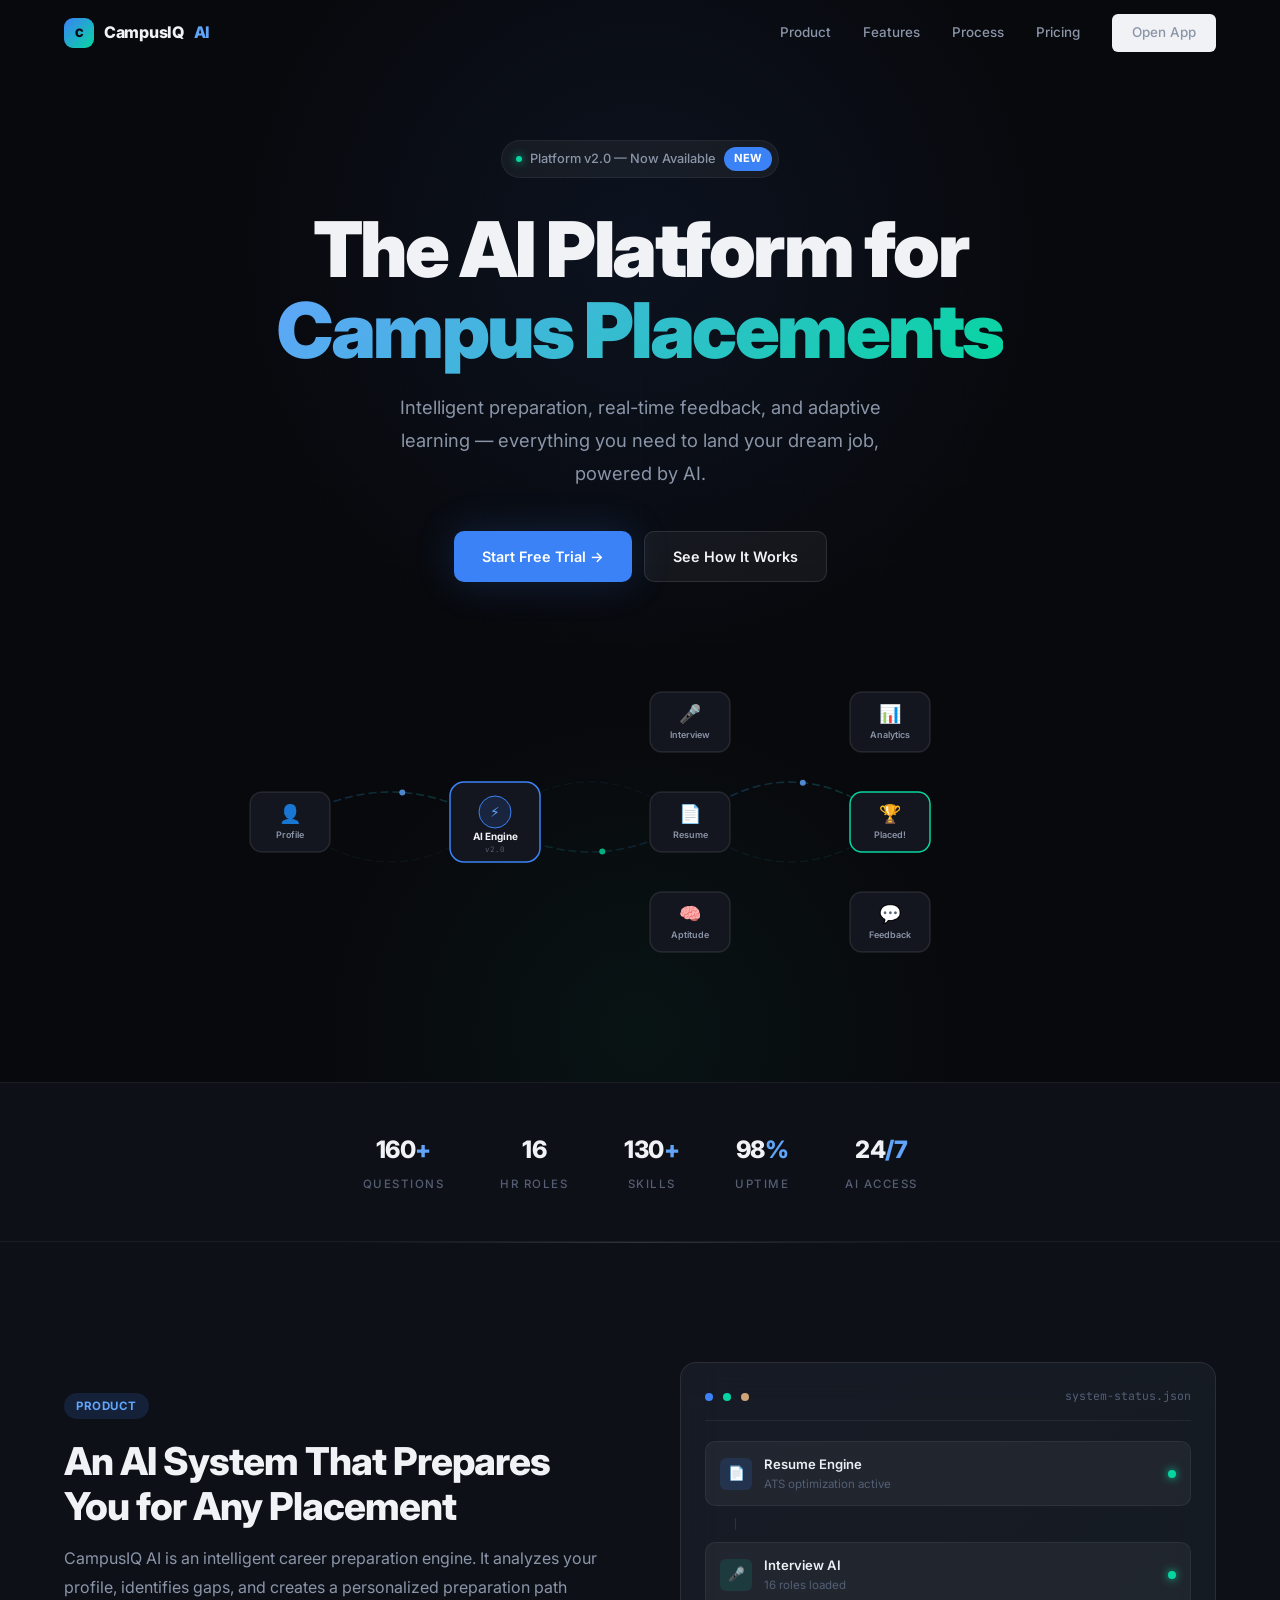
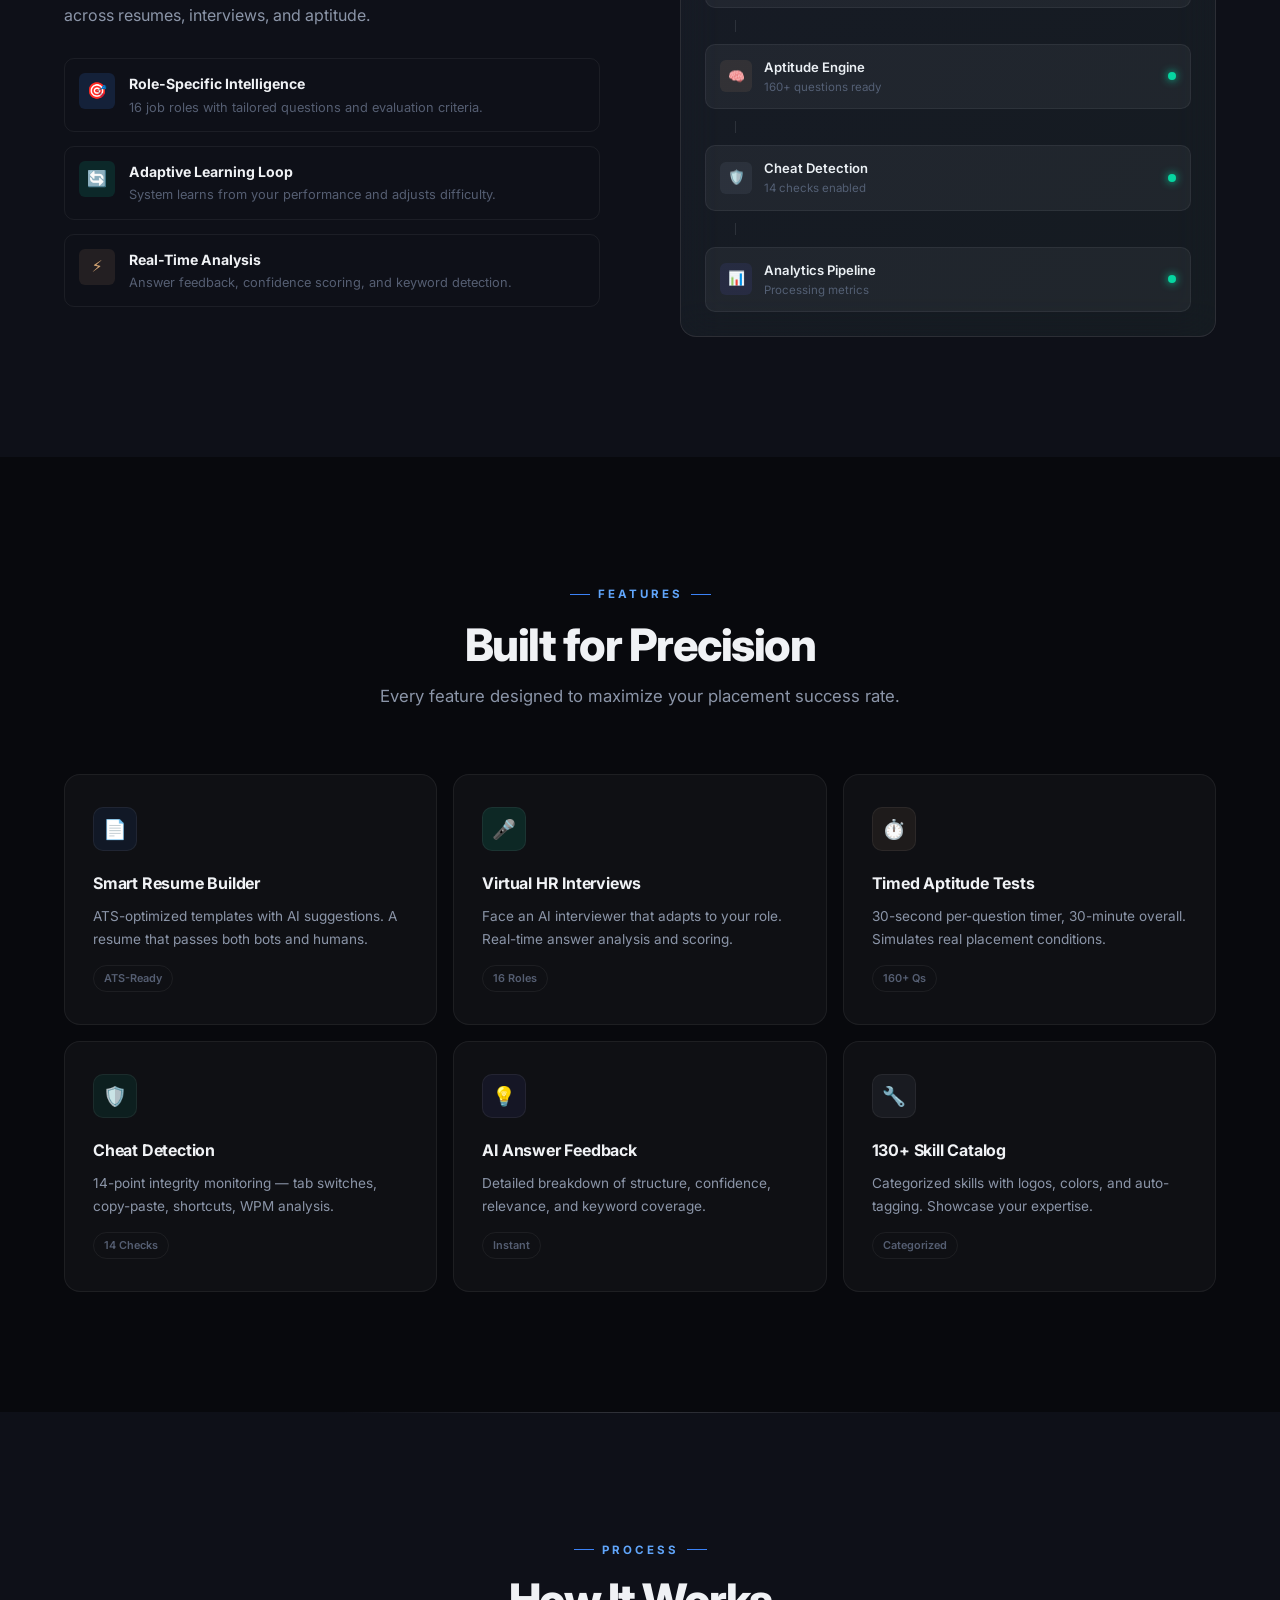
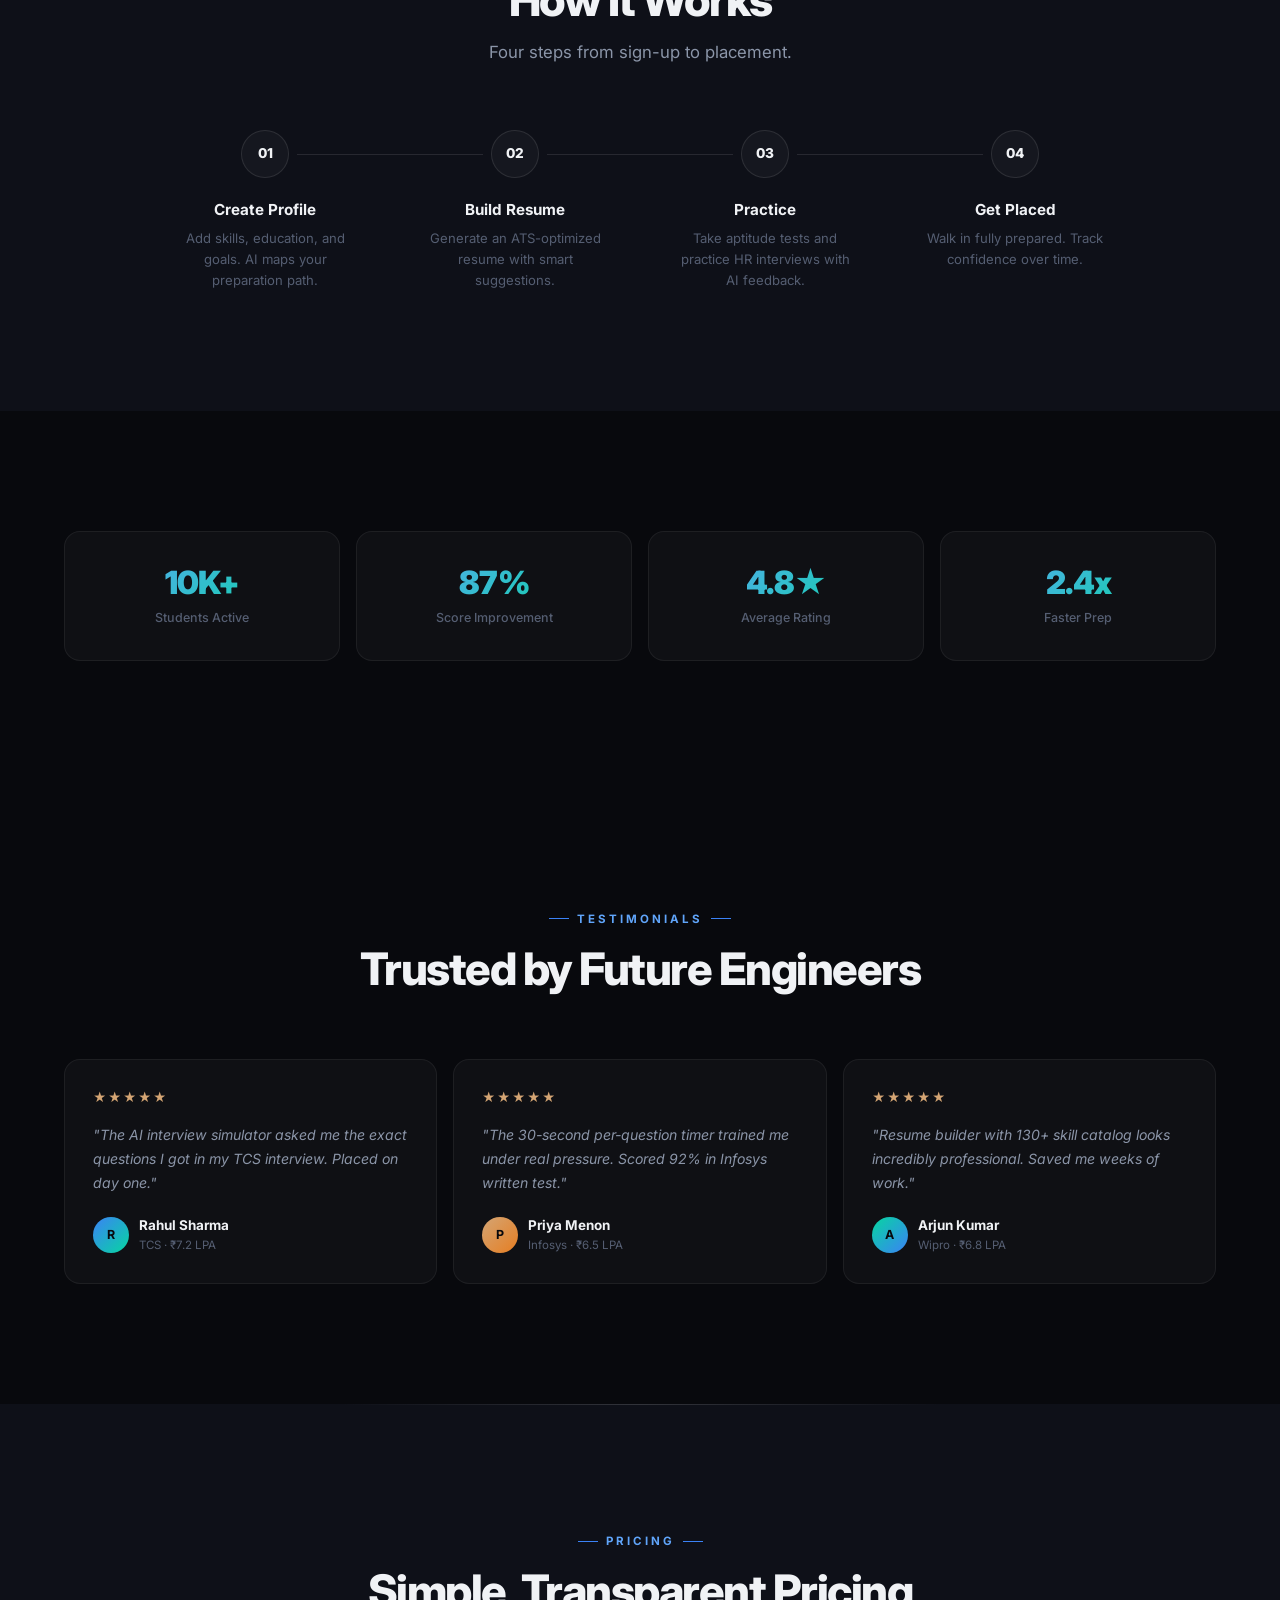
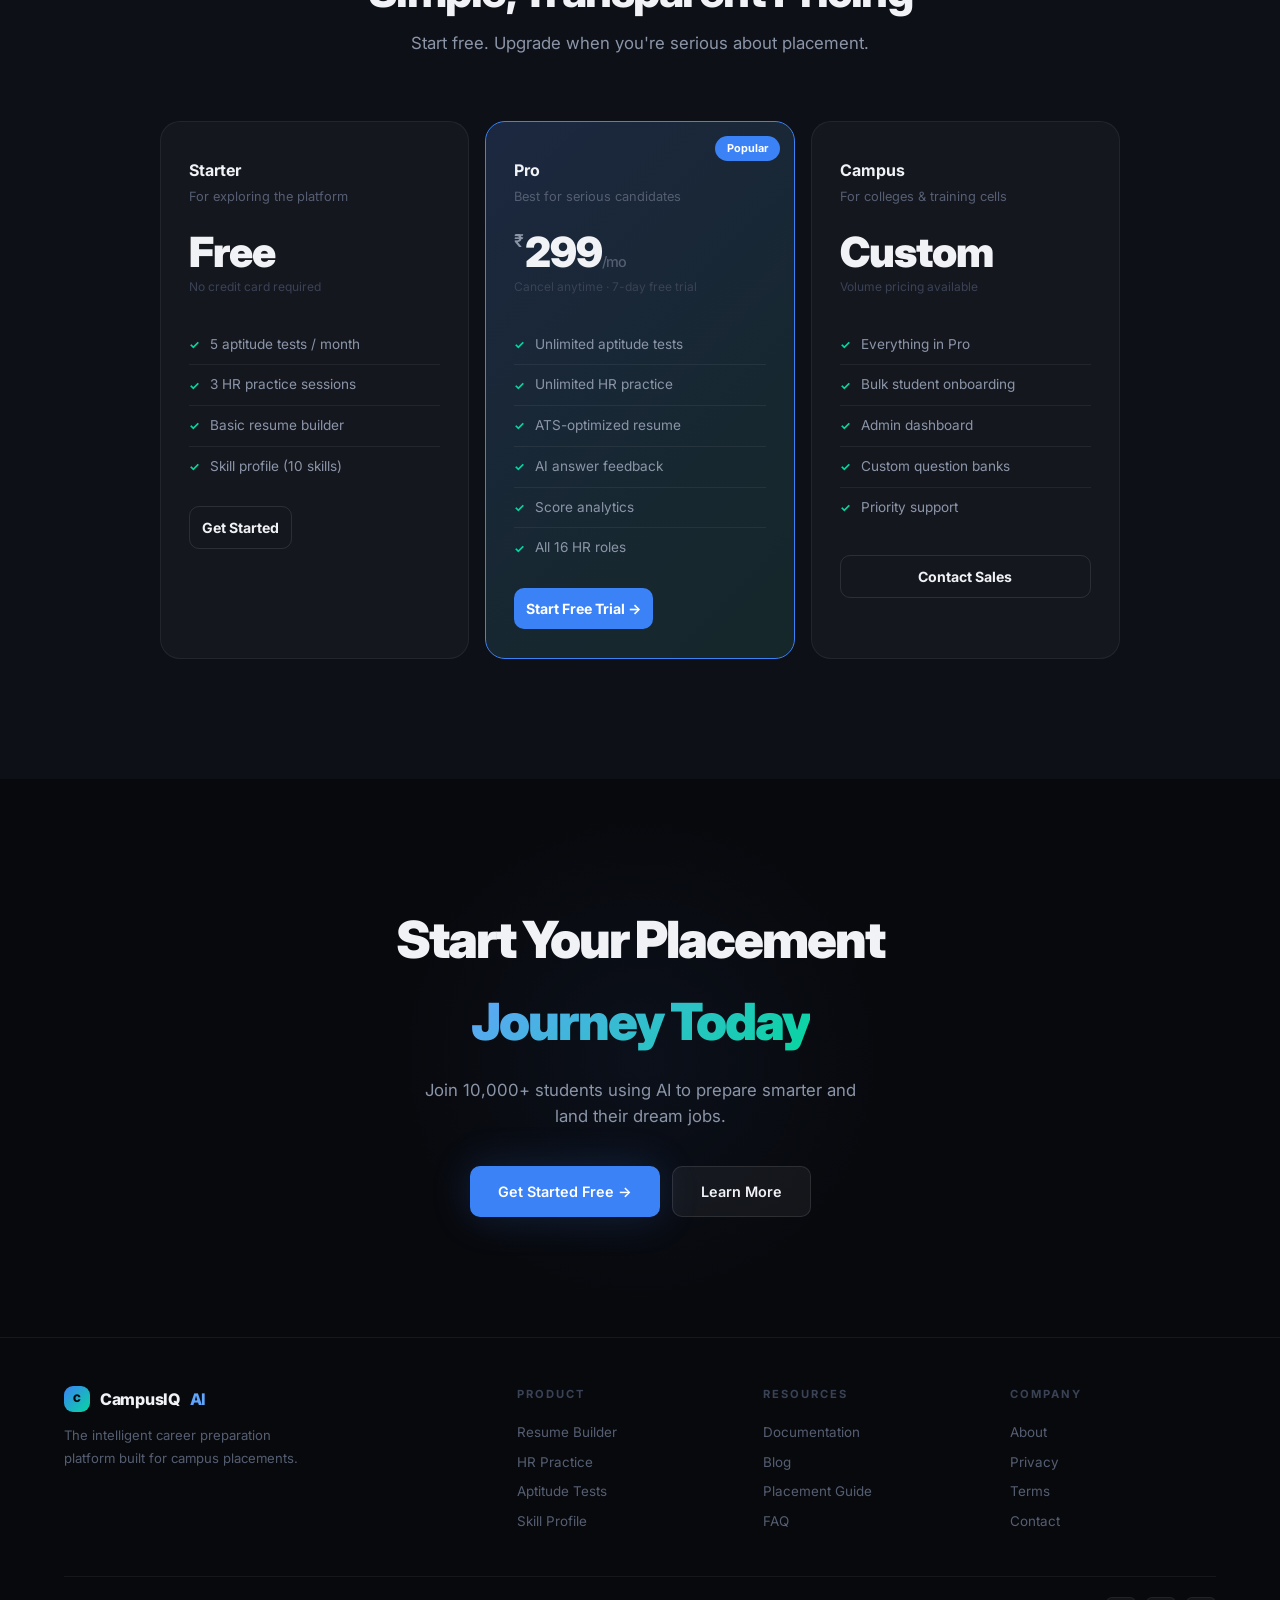
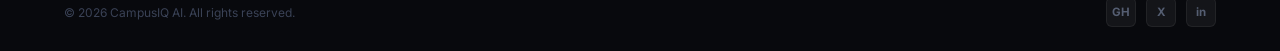
<file: frontend/index.html>
<!DOCTYPE html>
<html lang="en">
<head>
<meta charset="UTF-8"/>
<meta name="viewport" content="width=device-width,initial-scale=1"/>
<meta name="description" content="CampusIQ AI - Intelligent Campus Placement Platform"/>
<title>CampusIQ AI — Intelligent Placement Platform</title>
<link href="https://fonts.googleapis.com/css2?family=Inter:wght@300;400;500;600;700;800;900&family=JetBrains+Mono:wght@400;500;600&display=swap" rel="stylesheet"/>
<style>
:root{
--bg:#08090d;--bg2:#0e1018;--bg3:#13151f;
--surface:rgba(255,255,255,.03);--surface2:rgba(255,255,255,.05);--surface3:rgba(255,255,255,.08);
--border:rgba(255,255,255,.06);--border2:rgba(255,255,255,.1);--border3:rgba(255,255,255,.15);
--text:#f0f2f5;--text2:#8b95a8;--text3:#555e72;--text4:#3a4256;
--accent:#3b82f6;--accent2:#60a5fa;--accent-glow:rgba(59,130,246,.15);--accent-glow2:rgba(59,130,246,.08);
--cyan:#06d6a0;--cyan-glow:rgba(6,214,160,.12);
--gold:#d4a574;--gold2:#c49a6c;
--red:#ef4444;--green:#22c55e;
--indigo:#818cf8;
--silver:#94a3b8;
--font:'Inter',system-ui,sans-serif;--mono:'JetBrains Mono',monospace;
--radius:16px;--radius-sm:10px;--radius-xs:6px;
}
*{margin:0;padding:0;box-sizing:border-box}
html{scroll-behavior:smooth;-webkit-font-smoothing:antialiased}
body{font-family:var(--font);background:var(--bg);color:var(--text);line-height:1.6;overflow-x:hidden}
a{text-decoration:none;color:inherit}
.container{max-width:1200px;margin:0 auto;padding:0 24px}

.nav{position:fixed;top:0;left:0;right:0;z-index:100;padding:14px 0;transition:all .4s}
.nav::before{content:'';position:inset:0;backdrop-filter:blur(24px);-webkit-backdrop-filter:blur(24px);background:rgba(8,9,13,.6);border-bottom:1px solid var(--border);opacity:0;transition:opacity .4s}
.nav.solid::before{opacity:1}
.nav .container{position:relative;z-index:1;display:flex;align-items:center;justify-content:space-between}
.nav-logo{display:flex;align-items:center;gap:10px;font-weight:800;font-size:1rem;letter-spacing:-.3px}
.nav-logo .logo-mark{width:30px;height:30px;border-radius:9px;background:linear-gradient(135deg,var(--accent),var(--cyan));display:flex;align-items:center;justify-content:center;font-size:.72rem;font-weight:900;color:var(--bg)}
.nav-menu{display:flex;gap:32px;align-items:center}
.nav-menu a{font-size:.84rem;font-weight:500;color:var(--text2);transition:color .2s}
.nav-menu a:hover{color:var(--text)}
.nav-cta{padding:8px 20px;border-radius:var(--radius-xs);background:var(--text);color:var(--bg);font-size:.82rem;font-weight:600;border:none;cursor:pointer;transition:all .2s;text-decoration:none;display:inline-block}
.nav-cta:hover{opacity:.85;transform:translateY(-1px)}
.nav-ham{display:none;background:none;border:none;color:var(--text);font-size:1.3rem;cursor:pointer}

.hero{min-height:100vh;display:flex;flex-direction:column;align-items:center;justify-content:center;text-align:center;position:relative;padding:140px 24px 80px;overflow:hidden}
.hero::before{content:'';position:absolute;top:-200px;left:50%;transform:translateX(-50%);width:900px;height:900px;border-radius:50%;background:radial-gradient(circle,rgba(59,130,246,.08),transparent 65%);pointer-events:none}
.hero::after{content:'';position:absolute;bottom:-300px;left:50%;transform:translateX(-50%);width:700px;height:700px;border-radius:50%;background:radial-gradient(circle,rgba(6,214,160,.05),transparent 65%);pointer-events:none}
.hero-grid-bg{position:absolute;inset:0;background-image:linear-gradient(rgba(255,255,255,.02) 1px,transparent 1px),linear-gradient(90deg,rgba(255,255,255,.02) 1px,transparent 1px);background-size:80px 80px;opacity:.5;mask-image:radial-gradient(ellipse 60% 50% at 50% 40%,black,transparent);pointer-events:none}
.hero-content{position:relative;z-index:2}
.hero-pill{display:inline-flex;align-items:center;gap:8px;padding:6px 6px 6px 14px;border-radius:100px;background:var(--surface2);border:1px solid var(--border);font-size:.8rem;color:var(--text2);margin-bottom:32px;font-weight:500}
.hero-pill .pill-dot{width:6px;height:6px;border-radius:50%;background:var(--cyan);box-shadow:0 0 8px var(--cyan)}
.hero-pill .pill-badge{padding:3px 10px;border-radius:100px;background:var(--accent);color:#fff;font-size:.7rem;font-weight:700}
.hero h1{font-size:clamp(2.6rem,6vw,4.8rem);font-weight:900;line-height:1.05;letter-spacing:-2.5px;margin-bottom:20px;max-width:800px}
.hero h1 .line-glow{background:linear-gradient(135deg,var(--accent2),var(--cyan));-webkit-background-clip:text;-webkit-text-fill-color:transparent;background-clip:text}
.hero .hero-desc{font-size:clamp(1rem,1.6vw,1.15rem);color:var(--text2);max-width:540px;margin:0 auto 40px;line-height:1.8;font-weight:400}
.hero-actions{display:flex;gap:12px;justify-content:center;flex-wrap:wrap}
.btn{padding:13px 28px;border-radius:var(--radius-sm);font-size:.9rem;font-weight:600;border:none;cursor:pointer;transition:all .25s;display:inline-flex;align-items:center;gap:8px;font-family:var(--font);text-decoration:none}
.btn-primary{background:var(--accent);color:#fff;box-shadow:0 0 40px rgba(59,130,246,.2)}
.btn-primary:hover{box-shadow:0 0 60px rgba(59,130,246,.35);transform:translateY(-2px)}
.btn-ghost{background:var(--surface2);color:var(--text);border:1px solid var(--border2)}
.btn-ghost:hover{border-color:var(--accent);background:var(--accent-glow2);transform:translateY(-2px)}

.hero-flow{position:relative;z-index:2;margin-top:60px;width:100%;max-width:900px;height:360px}
.hero-flow svg{width:100%;height:100%}

.banner{padding:48px 0;border-top:1px solid var(--border);border-bottom:1px solid var(--border);background:var(--bg2)}
.banner .container{display:flex;align-items:center;justify-content:center;gap:56px;flex-wrap:wrap}
.banner-item{display:flex;flex-direction:column;align-items:center;gap:6px}
.banner-item .b-val{font-size:1.5rem;font-weight:800;letter-spacing:-.5px}
.banner-item .b-val .glow{color:var(--accent2)}
.banner-item .b-lbl{font-size:.72rem;color:var(--text3);font-weight:500;text-transform:uppercase;letter-spacing:1.5px}

.sec{padding:120px 0}
.sec-head{text-align:center;margin-bottom:64px}
.sec-label{display:inline-flex;align-items:center;gap:8px;font-size:.72rem;font-weight:700;color:var(--accent2);text-transform:uppercase;letter-spacing:3px;margin-bottom:16px}
.sec-label::before,.sec-label::after{content:'';width:20px;height:1px;background:var(--accent)}
.sec-title{font-size:clamp(2rem,4vw,2.8rem);font-weight:800;letter-spacing:-1.5px;line-height:1.15}
.sec-sub{color:var(--text2);font-size:1.05rem;margin-top:12px;max-width:520px;margin-left:auto;margin-right:auto}

.showcase{background:var(--bg2);position:relative}
.showcase::before{content:'';position:absolute;top:0;left:50%;transform:translateX(-50%);width:600px;height:1px;background:linear-gradient(90deg,transparent,var(--border3),transparent)}
.showcase-grid{display:grid;grid-template-columns:1fr 1fr;gap:80px;align-items:center}
.showcase-text .showcase-tag{display:inline-block;padding:4px 12px;border-radius:100px;background:var(--accent-glow);color:var(--accent2);font-size:.72rem;font-weight:700;margin-bottom:20px;letter-spacing:.5px}
.showcase-text h2{font-size:clamp(1.8rem,3.5vw,2.4rem);font-weight:800;letter-spacing:-1px;line-height:1.15;margin-bottom:16px}
.showcase-text>p{color:var(--text2);line-height:1.8;font-size:1rem;margin-bottom:28px}
.ss-features{display:flex;flex-direction:column;gap:14px}
.ss-feat{display:flex;gap:14px;padding:14px;border-radius:var(--radius-sm);border:1px solid var(--border);transition:all .3s}
.ss-feat:hover{border-color:var(--accent);background:var(--accent-glow2)}
.ss-feat-icon{width:36px;height:36px;border-radius:var(--radius-xs);display:flex;align-items:center;justify-content:center;font-size:1rem;flex-shrink:0}
.ss-feat h4{font-size:.88rem;font-weight:700;margin-bottom:2px}
.ss-feat p{font-size:.8rem;color:var(--text3);margin:0;line-height:1.5}
.showcase-visual{position:relative}
.ss-node-card{background:var(--surface);border:1px solid var(--border2);border-radius:var(--radius);padding:24px;backdrop-filter:blur(20px);position:relative;overflow:hidden}
.ss-node-card::before{content:'';position:absolute;inset:0;background:linear-gradient(135deg,rgba(59,130,246,.03),rgba(6,214,160,.02));pointer-events:none}
.ss-node-header{display:flex;align-items:center;gap:10px;margin-bottom:20px;padding-bottom:14px;border-bottom:1px solid var(--border)}
.ss-node-dot{width:8px;height:8px;border-radius:50%}
.ss-node-title{font-size:.72rem;color:var(--text3);font-family:var(--mono);margin-left:auto}
.ss-nodes{display:flex;flex-direction:column;gap:12px}
.ss-node{display:flex;align-items:center;gap:12px;padding:12px 14px;background:var(--surface2);border:1px solid var(--border);border-radius:var(--radius-sm);transition:all .3s}
.ss-node:hover{border-color:var(--accent);transform:translateX(4px)}
.ss-node .n-icon{width:32px;height:32px;border-radius:var(--radius-xs);display:flex;align-items:center;justify-content:center;font-size:.85rem;flex-shrink:0}
.ss-node .n-info{flex:1}
.ss-node .n-name{font-size:.82rem;font-weight:600}
.ss-node .n-desc{font-size:.72rem;color:var(--text3)}
.ss-node .n-status{width:8px;height:8px;border-radius:50%;background:var(--cyan);box-shadow:0 0 8px var(--cyan)}
.ss-connector{width:1px;height:12px;background:var(--border2);margin-left:30px}

.features{position:relative}
.features-grid{display:grid;grid-template-columns:repeat(3,1fr);gap:16px}
.feat{background:var(--surface);border:1px solid var(--border);border-radius:var(--radius);padding:32px 28px;transition:all .35s;position:relative;overflow:hidden}
.feat::before{content:'';position:absolute;top:0;left:0;right:0;height:1px;background:linear-gradient(90deg,transparent,var(--accent),transparent);opacity:0;transition:opacity .35s}
.feat:hover::before{opacity:1}
.feat:hover{border-color:var(--border2);transform:translateY(-4px);box-shadow:0 20px 50px rgba(0,0,0,.4)}
.feat-icon{width:44px;height:44px;border-radius:var(--radius-sm);display:flex;align-items:center;justify-content:center;font-size:1.2rem;margin-bottom:20px;border:1px solid var(--border)}
.feat h3{font-size:1rem;font-weight:700;margin-bottom:8px;letter-spacing:-.2px}
.feat p{font-size:.85rem;color:var(--text2);line-height:1.7}
.feat-tag{display:inline-block;margin-top:14px;padding:4px 10px;border-radius:100px;font-size:.68rem;font-weight:600;border:1px solid var(--border);color:var(--text3)}

.how{background:var(--bg2);position:relative}
.how::before{content:'';position:absolute;top:0;left:50%;transform:translateX(-50%);width:600px;height:1px;background:linear-gradient(90deg,transparent,var(--border3),transparent)}
.how-flow{display:flex;align-items:flex-start;gap:0;max-width:1000px;margin:0 auto;position:relative}
.how-step{flex:1;text-align:center;padding:0 20px;position:relative}
.how-step-num{width:48px;height:48px;border-radius:50%;display:flex;align-items:center;justify-content:center;font-size:.85rem;font-weight:800;margin:0 auto 20px;background:var(--surface);border:1.5px solid var(--border2);position:relative;z-index:2;transition:all .3s}
.how-step:hover .how-step-num{border-color:var(--accent);box-shadow:0 0 24px var(--accent-glow)}
.how-step h3{font-size:.95rem;font-weight:700;margin-bottom:6px}
.how-step p{font-size:.82rem;color:var(--text3);line-height:1.6;max-width:180px;margin:0 auto}
.how-line{position:absolute;top:24px;left:calc(50% + 32px);right:calc(-50% + 32px);height:1px;background:var(--border2);z-index:1}
.how-step:last-child .how-line{display:none}

.metrics .container{display:grid;grid-template-columns:repeat(4,1fr);gap:16px}
.metric{padding:32px 20px;background:var(--surface);border:1px solid var(--border);border-radius:var(--radius);text-align:center;transition:all .3s}
.metric:hover{border-color:var(--accent);transform:translateY(-3px);box-shadow:0 12px 40px rgba(0,0,0,.3)}
.metric .m-val{font-size:2rem;font-weight:900;letter-spacing:-1px;background:linear-gradient(135deg,var(--accent2),var(--cyan));-webkit-background-clip:text;-webkit-text-fill-color:transparent;background-clip:text;line-height:1.2}
.metric .m-lbl{font-size:.78rem;color:var(--text3);margin-top:6px;font-weight:500}

.testi-grid{display:grid;grid-template-columns:repeat(3,1fr);gap:16px}
.testi{background:var(--surface);border:1px solid var(--border);border-radius:var(--radius);padding:28px;transition:all .3s;position:relative}
.testi:hover{border-color:var(--border2);transform:translateY(-3px)}
.testi-stars{color:var(--gold);font-size:.8rem;margin-bottom:14px;letter-spacing:2px}
.testi p{font-size:.88rem;color:var(--text2);line-height:1.7;margin-bottom:20px;font-style:italic}
.testi-author{display:flex;align-items:center;gap:10px}
.testi-av{width:36px;height:36px;border-radius:50%;display:flex;align-items:center;justify-content:center;font-weight:700;font-size:.78rem;color:var(--bg);flex-shrink:0}
.testi-name{font-weight:700;font-size:.84rem}
.testi-role{font-size:.72rem;color:var(--text3)}

.pricing{background:var(--bg2);position:relative}
.pricing::before{content:'';position:absolute;top:0;left:50%;transform:translateX(-50%);width:600px;height:1px;background:linear-gradient(90deg,transparent,var(--border3),transparent)}
.pricing-grid{display:grid;grid-template-columns:repeat(3,1fr);gap:16px;max-width:960px;margin:0 auto}
.p-card{background:var(--surface);border:1px solid var(--border);border-radius:20px;padding:36px 28px;transition:all .35s;position:relative;overflow:hidden}
.p-card.featured{border-color:var(--accent);transform:scale(1.02)}
.p-card.featured::after{content:'';position:absolute;inset:-1px;border-radius:20px;background:linear-gradient(135deg,rgba(59,130,246,.15),rgba(6,214,160,.08));z-index:-1}
.p-card:hover{transform:translateY(-4px);box-shadow:0 20px 60px rgba(0,0,0,.4)}
.p-card.featured:hover{transform:scale(1.02) translateY(-4px)}
.p-card .p-badge{position:absolute;top:14px;right:14px;padding:4px 12px;border-radius:100px;background:var(--accent);color:#fff;font-size:.68rem;font-weight:700}
.p-name{font-size:1rem;font-weight:700;margin-bottom:4px}
.p-desc{font-size:.8rem;color:var(--text3);margin-bottom:24px}
.p-val{font-size:2.6rem;font-weight:900;letter-spacing:-1px;margin-bottom:4px;line-height:1}
.p-val .currency{font-size:1.1rem;font-weight:600;color:var(--text2);vertical-align:top;margin-right:2px}
.p-period{font-size:.75rem;color:var(--text4);margin-bottom:28px}
.p-list{list-style:none;margin-bottom:28px}
.p-list li{padding:9px 0;font-size:.85rem;color:var(--text2);display:flex;align-items:center;gap:10px;border-bottom:1px solid var(--border)}
.p-list li:last-child{border-bottom:none}
.p-list .ic{color:var(--cyan);font-size:.75rem;font-weight:700}
.p-btn{width:100%;padding:12px;border-radius:var(--radius-sm);font-size:.88rem;font-weight:700;cursor:pointer;transition:all .2s;border:none;font-family:var(--font)}
.p-btn-fill{background:var(--accent);color:#fff}
.p-btn-fill:hover{box-shadow:0 0 40px rgba(59,130,246,.3);transform:translateY(-1px)}
.p-btn-ghost{background:transparent;color:var(--text);border:1.5px solid var(--border2)}
.p-btn-ghost:hover{border-color:var(--accent);background:var(--accent-glow2)}

.final-cta{position:relative;overflow:hidden;text-align:center}
.final-cta::before{content:'';position:absolute;top:50%;left:50%;transform:translate(-50%,-50%);width:500px;height:500px;border-radius:50%;background:radial-gradient(circle,rgba(59,130,246,.06),transparent 70%);pointer-events:none}
.final-cta h2{font-size:clamp(2rem,5vw,3.2rem);font-weight:900;letter-spacing:-2px;margin-bottom:14px}
.final-cta h2 .glow{background:linear-gradient(135deg,var(--accent2),var(--cyan));-webkit-background-clip:text;-webkit-text-fill-color:transparent;background-clip:text}
.final-cta p{color:var(--text2);font-size:1.05rem;max-width:460px;margin:0 auto 36px}

footer{border-top:1px solid var(--border);background:var(--bg);padding:48px 0 24px}
.footer-top{display:grid;grid-template-columns:2fr 1fr 1fr 1fr;gap:40px;margin-bottom:40px}
.footer-brand p{color:var(--text3);font-size:.82rem;line-height:1.7;margin-top:12px;max-width:260px}
.footer-col h5{font-size:.7rem;font-weight:700;color:var(--text4);text-transform:uppercase;letter-spacing:2px;margin-bottom:14px}
.footer-col a{display:block;font-size:.84rem;color:var(--text3);padding:4px 0;transition:color .2s}
.footer-col a:hover{color:var(--accent2)}
.footer-bot{border-top:1px solid var(--border);padding-top:20px;display:flex;justify-content:space-between;align-items:center}
.footer-bot p{font-size:.75rem;color:var(--text4)}
.footer-social{display:flex;gap:10px}
.footer-social a{width:30px;height:30px;border-radius:var(--radius-xs);background:var(--surface2);border:1px solid var(--border);display:flex;align-items:center;justify-content:center;font-size:.72rem;color:var(--text3);transition:all .2s;font-weight:700}
.footer-social a:hover{border-color:var(--accent);color:var(--accent2);background:var(--accent-glow2)}

.rv{opacity:0;transform:translateY(32px);transition:all .6s cubic-bezier(.16,1,.3,1)}
.rv.vis{opacity:1;transform:translateY(0)}
.rv-d1{transition-delay:.08s}.rv-d2{transition-delay:.16s}.rv-d3{transition-delay:.24s}.rv-d4{transition-delay:.32s}

@keyframes flowPulse{0%{stroke-dashoffset:200}100%{stroke-dashoffset:0}}
.flow-line{stroke-dasharray:8 4;animation:flowPulse 8s linear infinite}
.flow-node{transition:transform .3s}
.flow-node:hover{transform:scale(1.06)}

@media(max-width:1024px){.showcase-grid{grid-template-columns:1fr;gap:48px}.features-grid{grid-template-columns:repeat(2,1fr)}.pricing-grid{grid-template-columns:1fr;max-width:380px}.footer-top{grid-template-columns:1fr 1fr}}
@media(max-width:768px){.nav-menu{display:none}.nav-ham{display:block}.hero h1{letter-spacing:-1.5px}.hero-flow{height:240px;margin-top:40px}.features-grid,.testi-grid{grid-template-columns:1fr}.metrics .container{grid-template-columns:repeat(2,1fr)}.how-flow{flex-direction:column;gap:24px}.how-line{display:none}.how-step{text-align:left;display:flex;gap:16px;align-items:flex-start}.how-step-num{margin:0;flex-shrink:0}.footer-top{grid-template-columns:1fr}.footer-bot{flex-direction:column;gap:14px;text-align:center}.banner .container{gap:28px}}
</style>
</head>
<body>

<nav class="nav" id="nav">
  <div class="container">
    <a class="nav-logo" href="#"><div class="logo-mark">C</div>CampusIQ <span style="color:var(--accent2)">AI</span></a>
    <div class="nav-menu">
      <a href="#product">Product</a>
      <a href="#features">Features</a>
      <a href="#how">Process</a>
      <a href="#pricing">Pricing</a>
      <a class="nav-cta" href="dashboard.html">Open App</a>
    </div>
    <button class="nav-ham" onclick="this.previousElementSibling.style.display=this.previousElementSibling.style.display==='flex'?'none':'flex'">☰</button>
  </div>
</nav>

<section class="hero">
  <div class="hero-grid-bg"></div>
  <div class="hero-content">
    <div class="hero-pill"><span class="pill-dot"></span>Platform v2.0 — Now Available<span class="pill-badge">NEW</span></div>
    <h1>The AI Platform for<br><span class="line-glow">Campus Placements</span></h1>
    <p class="hero-desc">Intelligent preparation, real-time feedback, and adaptive learning — everything you need to land your dream job, powered by AI.</p>
    <div class="hero-actions">
      <a class="btn btn-primary" href="dashboard.html">Start Free Trial →</a>
      <a class="btn btn-ghost" href="#product">See How It Works</a>
    </div>
  </div>
  <div class="hero-flow">
    <svg viewBox="0 0 900 360" fill="none">
      <defs><linearGradient id="g1" x1="0%" y1="0%" x2="100%" y2="0%"><stop offset="0%" stop-color="var(--accent)" stop-opacity=".6"/><stop offset="100%" stop-color="var(--cyan)" stop-opacity=".6"/></linearGradient><linearGradient id="g2" x1="0%" y1="0%" x2="100%" y2="0%"><stop offset="0%" stop-color="var(--cyan)" stop-opacity=".4"/><stop offset="100%" stop-color="var(--accent)" stop-opacity=".4"/></linearGradient></defs>
      <path d="M100 180 Q200 120 300 180" stroke="url(#g1)" stroke-width="1.5" fill="none" opacity=".4" class="flow-line"/>
      <path d="M300 180 Q400 240 500 180" stroke="url(#g2)" stroke-width="1.5" fill="none" opacity=".4" class="flow-line"/>
      <path d="M500 180 Q600 100 700 180" stroke="url(#g1)" stroke-width="1.5" fill="none" opacity=".4" class="flow-line"/>
      <path d="M300 180 Q400 100 500 180" stroke="url(#g2)" stroke-width="1" fill="none" opacity=".2" class="flow-line"/>
      <path d="M100 180 Q200 260 300 180" stroke="url(#g2)" stroke-width="1" fill="none" opacity=".2" class="flow-line"/>
      <path d="M500 180 Q600 260 700 180" stroke="url(#g1)" stroke-width="1" fill="none" opacity=".2" class="flow-line"/>
      <circle r="3" fill="var(--accent2)" opacity=".8"><animateMotion dur="4s" repeatCount="indefinite" path="M100 180 Q200 120 300 180"/></circle>
      <circle r="3" fill="var(--cyan)" opacity=".8"><animateMotion dur="4s" repeatCount="indefinite" path="M300 180 Q400 240 500 180"/></circle>
      <circle r="3" fill="var(--accent2)" opacity=".8"><animateMotion dur="4s" repeatCount="indefinite" path="M500 180 Q600 100 700 180"/></circle>
      <g class="flow-node" transform="translate(60,150)"><rect width="80" height="60" rx="12" fill="var(--bg3)" stroke="var(--border2)" stroke-width="1.5"/><text x="40" y="28" text-anchor="middle" fill="var(--accent2)" font-size="18">👤</text><text x="40" y="46" text-anchor="middle" fill="var(--text2)" font-size="9" font-family="Inter" font-weight="600">Profile</text></g>
      <g class="flow-node" transform="translate(260,140)"><rect width="90" height="80" rx="14" fill="var(--bg3)" stroke="var(--accent)" stroke-width="1.5"/><circle cx="45" cy="30" r="16" fill="var(--accent-glow)" stroke="var(--accent)" stroke-width="1"/><text x="45" y="35" text-anchor="middle" fill="var(--accent2)" font-size="14">⚡</text><text x="45" y="58" text-anchor="middle" fill="var(--text)" font-size="10" font-family="Inter" font-weight="700">AI Engine</text><text x="45" y="70" text-anchor="middle" fill="var(--text3)" font-size="7.5" font-family="JetBrains Mono">v2.0</text></g>
      <g class="flow-node" transform="translate(460,150)"><rect width="80" height="60" rx="12" fill="var(--bg3)" stroke="var(--border2)" stroke-width="1.5"/><text x="40" y="28" text-anchor="middle" fill="var(--cyan)" font-size="18">📄</text><text x="40" y="46" text-anchor="middle" fill="var(--text2)" font-size="9" font-family="Inter" font-weight="600">Resume</text></g>
      <g class="flow-node" transform="translate(460,50)"><rect width="80" height="60" rx="12" fill="var(--bg3)" stroke="var(--border2)" stroke-width="1.5"/><text x="40" y="28" text-anchor="middle" fill="var(--gold)" font-size="18">🎤</text><text x="40" y="46" text-anchor="middle" fill="var(--text2)" font-size="9" font-family="Inter" font-weight="600">Interview</text></g>
      <g class="flow-node" transform="translate(460,250)"><rect width="80" height="60" rx="12" fill="var(--bg3)" stroke="var(--border2)" stroke-width="1.5"/><text x="40" y="28" text-anchor="middle" fill="var(--accent2)" font-size="18">🧠</text><text x="40" y="46" text-anchor="middle" fill="var(--text2)" font-size="9" font-family="Inter" font-weight="600">Aptitude</text></g>
      <g class="flow-node" transform="translate(660,150)"><rect width="80" height="60" rx="12" fill="var(--bg3)" stroke="var(--cyan)" stroke-width="1.5"/><text x="40" y="28" text-anchor="middle" fill="var(--cyan)" font-size="18">🏆</text><text x="40" y="46" text-anchor="middle" fill="var(--text2)" font-size="9" font-family="Inter" font-weight="600">Placed!</text></g>
      <g class="flow-node" transform="translate(660,50)"><rect width="80" height="60" rx="12" fill="var(--bg3)" stroke="var(--border2)" stroke-width="1.5"/><text x="40" y="28" text-anchor="middle" fill="var(--silver)" font-size="18">📊</text><text x="40" y="46" text-anchor="middle" fill="var(--text2)" font-size="9" font-family="Inter" font-weight="600">Analytics</text></g>
      <g class="flow-node" transform="translate(660,250)"><rect width="80" height="60" rx="12" fill="var(--bg3)" stroke="var(--border2)" stroke-width="1.5"/><text x="40" y="28" text-anchor="middle" fill="var(--text3)" font-size="18">💬</text><text x="40" y="46" text-anchor="middle" fill="var(--text2)" font-size="9" font-family="Inter" font-weight="600">Feedback</text></g>
    </svg>
  </div>
</section>

<section class="banner">
  <div class="container">
    <div class="banner-item rv"><div class="b-val">160<span class="glow">+</span></div><div class="b-lbl">Questions</div></div>
    <div class="banner-item rv rv-d1"><div class="b-val">16</div><div class="b-lbl">HR Roles</div></div>
    <div class="banner-item rv rv-d2"><div class="b-val">130<span class="glow">+</span></div><div class="b-lbl">Skills</div></div>
    <div class="banner-item rv rv-d3"><div class="b-val">98<span class="glow">%</span></div><div class="b-lbl">Uptime</div></div>
    <div class="banner-item rv rv-d4"><div class="b-val">24<span class="glow">/7</span></div><div class="b-lbl">AI Access</div></div>
  </div>
</section>

<section class="sec showcase" id="product">
  <div class="container">
    <div class="showcase-grid">
      <div class="showcase-text rv">
        <div class="showcase-tag">PRODUCT</div>
        <h2>An AI System That Prepares You for Any Placement</h2>
        <p>CampusIQ AI is an intelligent career preparation engine. It analyzes your profile, identifies gaps, and creates a personalized preparation path across resumes, interviews, and aptitude.</p>
        <div class="ss-features">
          <div class="ss-feat"><div class="ss-feat-icon" style="background:var(--accent-glow);color:var(--accent2)">🎯</div><div><h4>Role-Specific Intelligence</h4><p>16 job roles with tailored questions and evaluation criteria.</p></div></div>
          <div class="ss-feat"><div class="ss-feat-icon" style="background:var(--cyan-glow);color:var(--cyan)">🔄</div><div><h4>Adaptive Learning Loop</h4><p>System learns from your performance and adjusts difficulty.</p></div></div>
          <div class="ss-feat"><div class="ss-feat-icon" style="background:rgba(212,165,116,.1);color:var(--gold)">⚡</div><div><h4>Real-Time Analysis</h4><p>Answer feedback, confidence scoring, and keyword detection.</p></div></div>
        </div>
      </div>
      <div class="showcase-visual rv rv-d2">
        <div class="ss-node-card">
          <div class="ss-node-header"><div class="ss-node-dot" style="background:var(--accent)"></div><div class="ss-node-dot" style="background:var(--cyan)"></div><div class="ss-node-dot" style="background:var(--gold)"></div><span class="ss-node-title">system-status.json</span></div>
          <div class="ss-nodes">
            <div class="ss-node"><div class="n-icon" style="background:var(--accent-glow);color:var(--accent2)">📄</div><div class="n-info"><div class="n-name">Resume Engine</div><div class="n-desc">ATS optimization active</div></div><div class="n-status"></div></div>
            <div class="ss-connector"></div>
            <div class="ss-node"><div class="n-icon" style="background:var(--cyan-glow);color:var(--cyan)">🎤</div><div class="n-info"><div class="n-name">Interview AI</div><div class="n-desc">16 roles loaded</div></div><div class="n-status"></div></div>
            <div class="ss-connector"></div>
            <div class="ss-node"><div class="n-icon" style="background:rgba(212,165,116,.1);color:var(--gold)">🧠</div><div class="n-info"><div class="n-name">Aptitude Engine</div><div class="n-desc">160+ questions ready</div></div><div class="n-status"></div></div>
            <div class="ss-connector"></div>
            <div class="ss-node"><div class="n-icon" style="background:rgba(148,163,184,.1);color:var(--silver)">🛡️</div><div class="n-info"><div class="n-name">Cheat Detection</div><div class="n-desc">14 checks enabled</div></div><div class="n-status"></div></div>
            <div class="ss-connector"></div>
            <div class="ss-node"><div class="n-icon" style="background:rgba(99,102,241,.1);color:var(--indigo)">📊</div><div class="n-info"><div class="n-name">Analytics Pipeline</div><div class="n-desc">Processing metrics</div></div><div class="n-status"></div></div>
          </div>
        </div>
      </div>
    </div>
  </div>
</section>

<section class="sec features" id="features">
  <div class="container">
    <div class="sec-head rv"><div class="sec-label">Features</div><div class="sec-title">Built for Precision</div><p class="sec-sub">Every feature designed to maximize your placement success rate.</p></div>
    <div class="features-grid">
      <div class="feat rv"><div class="feat-icon" style="background:var(--accent-glow2);color:var(--accent2)">📄</div><h3>Smart Resume Builder</h3><p>ATS-optimized templates with AI suggestions. A resume that passes both bots and humans.</p><div class="feat-tag">ATS-Ready</div></div>
      <div class="feat rv rv-d1"><div class="feat-icon" style="background:var(--cyan-glow);color:var(--cyan)">🎤</div><h3>Virtual HR Interviews</h3><p>Face an AI interviewer that adapts to your role. Real-time answer analysis and scoring.</p><div class="feat-tag">16 Roles</div></div>
      <div class="feat rv rv-d2"><div class="feat-icon" style="background:rgba(212,165,116,.08);color:var(--gold)">⏱️</div><h3>Timed Aptitude Tests</h3><p>30-second per-question timer, 30-minute overall. Simulates real placement conditions.</p><div class="feat-tag">160+ Qs</div></div>
      <div class="feat rv"><div class="feat-icon" style="background:rgba(6,214,160,.08);color:var(--cyan)">🛡️</div><h3>Cheat Detection</h3><p>14-point integrity monitoring — tab switches, copy-paste, shortcuts, WPM analysis.</p><div class="feat-tag">14 Checks</div></div>
      <div class="feat rv rv-d1"><div class="feat-icon" style="background:rgba(99,102,241,.08);color:var(--indigo)">💡</div><h3>AI Answer Feedback</h3><p>Detailed breakdown of structure, confidence, relevance, and keyword coverage.</p><div class="feat-tag">Instant</div></div>
      <div class="feat rv rv-d2"><div class="feat-icon" style="background:rgba(148,163,184,.08);color:var(--silver)">🔧</div><h3>130+ Skill Catalog</h3><p>Categorized skills with logos, colors, and auto-tagging. Showcase your expertise.</p><div class="feat-tag">Categorized</div></div>
    </div>
  </div>
</section>

<section class="sec how" id="how">
  <div class="container">
    <div class="sec-head rv"><div class="sec-label">Process</div><div class="sec-title">How It Works</div><p class="sec-sub">Four steps from sign-up to placement.</p></div>
    <div class="how-flow">
      <div class="how-step rv"><div class="how-line"></div><div class="how-step-num">01</div><div><h3>Create Profile</h3><p>Add skills, education, and goals. AI maps your preparation path.</p></div></div>
      <div class="how-step rv rv-d1"><div class="how-line"></div><div class="how-step-num">02</div><div><h3>Build Resume</h3><p>Generate an ATS-optimized resume with smart suggestions.</p></div></div>
      <div class="how-step rv rv-d2"><div class="how-line"></div><div class="how-step-num">03</div><div><h3>Practice</h3><p>Take aptitude tests and practice HR interviews with AI feedback.</p></div></div>
      <div class="how-step rv rv-d3"><div class="how-step-num">04</div><div><h3>Get Placed</h3><p>Walk in fully prepared. Track confidence over time.</p></div></div>
    </div>
  </div>
</section>

<section class="sec metrics">
  <div class="container">
    <div class="metric rv"><div class="m-val">10K+</div><div class="m-lbl">Students Active</div></div>
    <div class="metric rv rv-d1"><div class="m-val">87%</div><div class="m-lbl">Score Improvement</div></div>
    <div class="metric rv rv-d2"><div class="m-val">4.8★</div><div class="m-lbl">Average Rating</div></div>
    <div class="metric rv rv-d3"><div class="m-val">2.4x</div><div class="m-lbl">Faster Prep</div></div>
  </div>
</section>

<section class="sec">
  <div class="container">
    <div class="sec-head rv"><div class="sec-label">Testimonials</div><div class="sec-title">Trusted by Future Engineers</div></div>
    <div class="testi-grid">
      <div class="testi rv"><div class="testi-stars">★★★★★</div><p>"The AI interview simulator asked me the exact questions I got in my TCS interview. Placed on day one."</p><div class="testi-author"><div class="testi-av" style="background:linear-gradient(135deg,var(--accent),var(--cyan))">R</div><div><div class="testi-name">Rahul Sharma</div><div class="testi-role">TCS · ₹7.2 LPA</div></div></div></div>
      <div class="testi rv rv-d1"><div class="testi-stars">★★★★★</div><p>"The 30-second per-question timer trained me under real pressure. Scored 92% in Infosys written test."</p><div class="testi-author"><div class="testi-av" style="background:linear-gradient(135deg,var(--gold),#e67e22)">P</div><div><div class="testi-name">Priya Menon</div><div class="testi-role">Infosys · ₹6.5 LPA</div></div></div></div>
      <div class="testi rv rv-d2"><div class="testi-stars">★★★★★</div><p>"Resume builder with 130+ skill catalog looks incredibly professional. Saved me weeks of work."</p><div class="testi-author"><div class="testi-av" style="background:linear-gradient(135deg,var(--cyan),var(--accent))">A</div><div><div class="testi-name">Arjun Kumar</div><div class="testi-role">Wipro · ₹6.8 LPA</div></div></div></div>
    </div>
  </div>
</section>

<section class="sec pricing" id="pricing">
  <div class="container">
    <div class="sec-head rv"><div class="sec-label">Pricing</div><div class="sec-title">Simple, Transparent Pricing</div><p class="sec-sub">Start free. Upgrade when you're serious about placement.</p></div>
    <div class="pricing-grid">
      <div class="p-card rv"><div class="p-name">Starter</div><div class="p-desc">For exploring the platform</div><div class="p-val">Free</div><div class="p-period">No credit card required</div><ul class="p-list"><li><span class="ic">✓</span> 5 aptitude tests / month</li><li><span class="ic">✓</span> 3 HR practice sessions</li><li><span class="ic">✓</span> Basic resume builder</li><li><span class="ic">✓</span> Skill profile (10 skills)</li></ul><a class="p-btn p-btn-ghost" href="dashboard.html">Get Started</a></div>
      <div class="p-card featured rv rv-d1"><div class="p-badge">Popular</div><div class="p-name">Pro</div><div class="p-desc">Best for serious candidates</div><div class="p-val"><span class="currency">₹</span>299<span style="font-size:.9rem;font-weight:500;color:var(--text3)">/mo</span></div><div class="p-period">Cancel anytime · 7-day free trial</div><ul class="p-list"><li><span class="ic">✓</span> Unlimited aptitude tests</li><li><span class="ic">✓</span> Unlimited HR practice</li><li><span class="ic">✓</span> ATS-optimized resume</li><li><span class="ic">✓</span> AI answer feedback</li><li><span class="ic">✓</span> Score analytics</li><li><span class="ic">✓</span> All 16 HR roles</li></ul><a class="p-btn p-btn-fill" href="dashboard.html">Start Free Trial →</a></div>
      <div class="p-card rv rv-d2"><div class="p-name">Campus</div><div class="p-desc">For colleges & training cells</div><div class="p-val">Custom</div><div class="p-period">Volume pricing available</div><ul class="p-list"><li><span class="ic">✓</span> Everything in Pro</li><li><span class="ic">✓</span> Bulk student onboarding</li><li><span class="ic">✓</span> Admin dashboard</li><li><span class="ic">✓</span> Custom question banks</li><li><span class="ic">✓</span> Priority support</li></ul><button class="p-btn p-btn-ghost">Contact Sales</button></div>
    </div>
  </div>
</section>

<section class="sec final-cta">
  <div class="container">
    <h2 class="rv">Start Your Placement<br><span class="glow">Journey Today</span></h2>
    <p class="rv rv-d1">Join 10,000+ students using AI to prepare smarter and land their dream jobs.</p>
    <div class="rv rv-d2" style="display:flex;gap:12px;justify-content:center;flex-wrap:wrap"><a class="btn btn-primary" href="dashboard.html">Get Started Free →</a><a class="btn btn-ghost" href="#product">Learn More</a></div>
  </div>
</section>

<footer>
  <div class="container">
    <div class="footer-top">
      <div class="footer-brand"><a class="nav-logo" href="#"><div class="logo-mark" style="width:26px;height:26px;font-size:.65rem">C</div>CampusIQ <span style="color:var(--accent2)">AI</span></a><p>The intelligent career preparation platform built for campus placements.</p></div>
      <div class="footer-col"><h5>Product</h5><a href="resume.html">Resume Builder</a><a href="interview.html">HR Practice</a><a href="aptitude.html">Aptitude Tests</a><a href="dashboard.html">Skill Profile</a></div>
      <div class="footer-col"><h5>Resources</h5><a href="#">Documentation</a><a href="#">Blog</a><a href="#">Placement Guide</a><a href="#">FAQ</a></div>
      <div class="footer-col"><h5>Company</h5><a href="#">About</a><a href="#">Privacy</a><a href="#">Terms</a><a href="#">Contact</a></div>
    </div>
    <div class="footer-bot"><p>&copy; 2026 CampusIQ AI. All rights reserved.</p><div class="footer-social"><a href="#">GH</a><a href="#">X</a><a href="#">in</a></div></div>
  </div>
</footer>

<script>
const nav=document.getElementById('nav');
window.addEventListener('scroll',()=>{nav.classList.toggle('solid',window.scrollY>40)});
const obs=new IntersectionObserver(es=>{es.forEach(e=>{if(e.isIntersecting){e.target.classList.add('vis');obs.unobserve(e.target)}})},{threshold:.12});
document.querySelectorAll('.rv').forEach(el=>obs.observe(el));
</script>
</body>
</html>
</file>
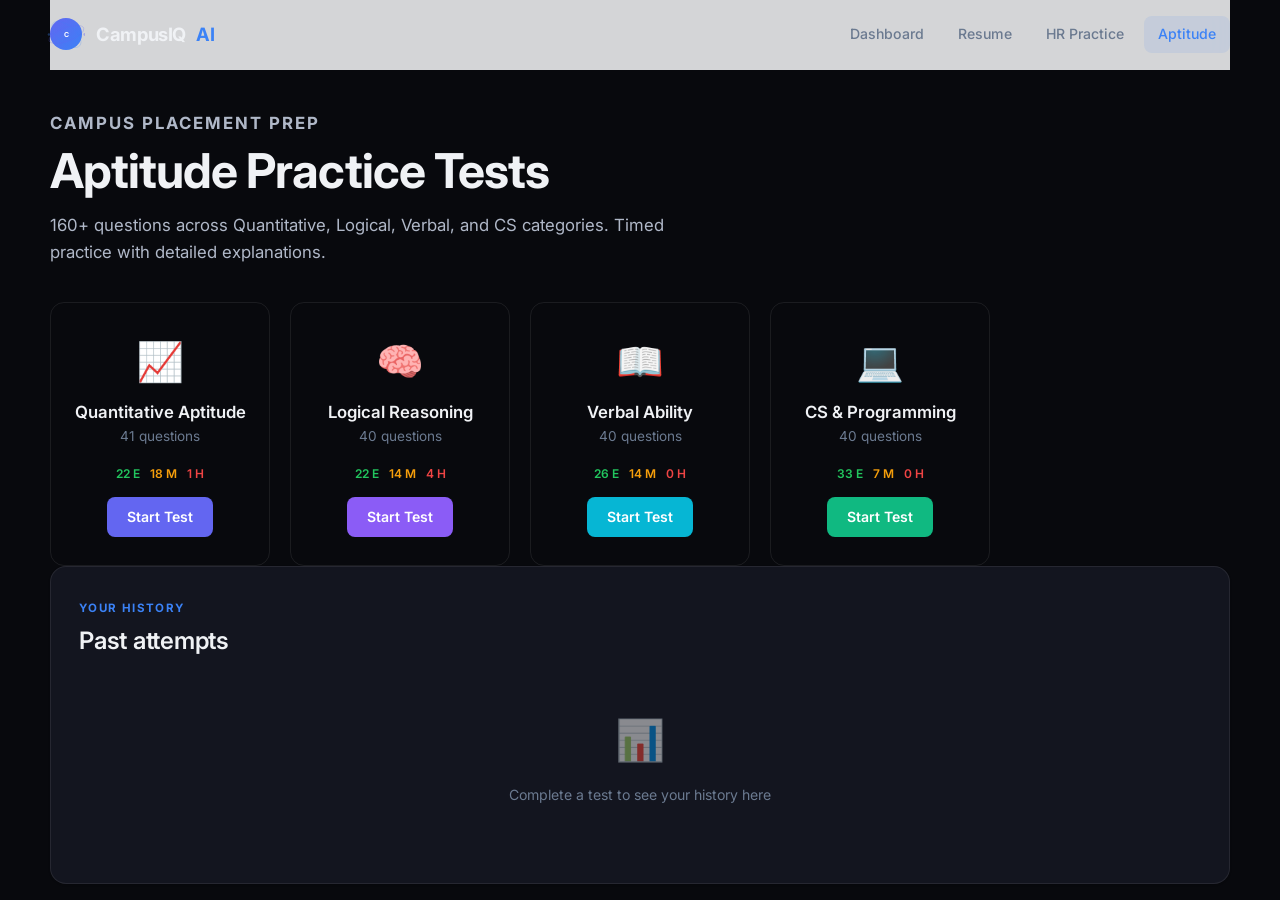
<file: frontend/aptitude.html>
<!doctype html>
<html lang="en">
<head>
  <meta charset="UTF-8" /><meta name="viewport" content="width=device-width, initial-scale=1.0" />
  <meta name="description" content="CampusIQ AI aptitude practice tests" />
  <title>CampusIQ AI | Aptitude Practice</title>
  <link rel="preconnect" href="https://fonts.googleapis.com" />
  <link rel="preconnect" href="https://fonts.gstatic.com" crossorigin />
  <link href="https://fonts.googleapis.com/css2?family=Inter:wght@400;500;600;700;800&display=swap" rel="stylesheet" />
  <link rel="stylesheet" href="styles.css" />
</head>
<body>
  <header class="topbar">
    <a class="brand" href="index.html"><span id="brand-avatar"></span>CampusIQ <span>AI</span></a>
    <nav>
      <a href="index.html">Dashboard</a>
      <a href="resume.html">Resume</a>
      <a href="interview.html">HR Practice</a>
      <a href="aptitude.html" class="active">Aptitude</a>
    </nav>
  </header>

  <main class="workspace" id="top">
    <section class="hero">
      <p class="eyebrow">Campus placement prep</p>
      <h1>Aptitude Practice Tests</h1>
      <p>160+ questions across Quantitative, Logical, Verbal, and CS categories. Timed practice with detailed explanations.</p>
    </section>

    <section class="apt-cats" id="apt-cats"></section>

    <section class="apt-filters" id="apt-filters" style="display:none">
      <div class="apt-filter-row">
        <span class="apt-filter-label">Difficulty:</span>
        <div class="apt-diff-btns" id="apt-diff-btns">
          <button class="apt-diff-btn active" data-diff="all" type="button">All</button>
          <button class="apt-diff-btn" data-diff="easy" type="button">Easy</button>
          <button class="apt-diff-btn" data-diff="medium" type="button">Medium</button>
          <button class="apt-diff-btn" data-diff="hard" type="button">Hard</button>
        </div>
      </div>
      <div class="apt-filter-row">
        <span class="apt-filter-label">Topic:</span>
        <div class="apt-topic-chips" id="apt-topic-chips"></div>
      </div>
      <div class="apt-filter-row">
        <span class="apt-filter-label"></span>
        <span class="apt-filter-count" id="apt-filter-count"></span>
        <button class="btn btn-primary" id="apt-start-btn" type="button">Start Test</button>
        <button class="btn btn-secondary" id="apt-back-btn" type="button">Back</button>
      </div>
    </section>

    <section class="apt-test-area" id="apt-test-area" style="display:none">
      <div class="proctor-alert" id="proctor-alert" style="display:none">
        <span class="proctor-alert-icon">&#128737;</span>
        <span id="proctor-alert-msg">Proctoring active — screen capture is disabled.</span>
      </div>
      <div class="apt-topbar">
        <div class="apt-topbar-left">
          <span class="apt-cat-badge" id="apt-cat-badge"></span>
          <span class="apt-q-counter" id="apt-q-counter">1 / 20</span>
        </div>
        <div class="apt-topbar-right">
          <span class="apt-timer" id="apt-timer">00:00</span>
          <button class="btn btn-secondary" id="apt-quit" type="button">Quit</button>
        </div>
      </div>
      <div class="apt-progress-track"><div class="apt-progress-fill" id="apt-progress-fill"></div></div>
      <div class="apt-question-card" id="apt-question-card">
        <p class="apt-q-number" id="apt-q-number">Question 1</p>
        <div class="apt-q-meta" id="apt-q-meta"></div>
        <div class="apt-q-timer-bar"><div class="apt-q-timer-fill" id="apt-q-timer-fill"></div></div>
        <span class="apt-q-countdown" id="apt-q-countdown">30s</span>
        <h2 class="apt-q-text" id="apt-q-text"></h2>
        <div class="apt-options" id="apt-options"></div>
        <p class="message" id="apt-q-feedback" role="status"></p>
      </div>
      <div class="apt-explanation" id="apt-explanation" style="display:none">
        <strong>Explanation:</strong>
        <p id="apt-explanation-text"></p>
      </div>
      <div class="apt-nav">
        <button class="btn btn-secondary" id="apt-prev" type="button" disabled>Previous</button>
        <button class="btn btn-primary" id="apt-next" type="button">Next</button>
        <button class="btn btn-primary" id="apt-submit" type="button" style="display:none">Submit Test</button>
      </div>
    </section>

    <section class="apt-results" id="apt-results" style="display:none">
      <div class="apt-results-card">
        <div class="apt-results-header">
          <div class="apt-score-ring"><strong id="apt-final-score">0</strong><span>%</span></div>
          <div><h2 id="apt-result-title">Test Complete</h2><p id="apt-result-subtitle"></p></div>
        </div>
        <div class="apt-result-stats">
          <div class="apt-stat"><strong id="apt-stat-correct">0</strong><span>Correct</span></div>
          <div class="apt-stat"><strong id="apt-stat-wrong">0</strong><span>Wrong</span></div>
          <div class="apt-stat"><strong id="apt-stat-skipped">0</strong><span>Skipped</span></div>
          <div class="apt-stat"><strong id="apt-stat-time">0:00</strong><span>Time</span></div>
        </div>
        <div class="apt-result-actions">
          <button class="btn btn-primary" id="apt-review-btn" type="button">Review Answers</button>
          <button class="btn btn-secondary" id="apt-retry-btn" type="button">Try Again</button>
          <button class="btn btn-secondary" id="apt-home-btn" type="button">Back to Categories</button>
        </div>
      </div>
      <div class="apt-review" id="apt-review" style="display:none"></div>
    </section>

    <section class="card" id="apt-history-card">
      <div class="section-heading">
        <div><p class="eyebrow">Your history</p><h2>Past attempts</h2></div>
      </div>
      <div id="apt-history-empty" class="empty-state">
        <div class="empty-icon">&#128202;</div>
        <p>Complete a test to see your history here</p>
      </div>
      <div id="apt-history-list"></div>
    </section>
  </main>

  <script src="ui.js"></script>
  <script src="aptitude-data.js"></script>

  <!-- Camera Verification (Exam Lock) -->
  <div class="exam-modal" id="exam-verify" style="display:none">
    <div class="exam-modal-card">
      <div class="exam-modal-head">
        <div class="exam-lock-icon">&#128737;</div>
        <h3>Student Verification</h3>
        <p>Please take a photo to start the exam. Your test is monitored.</p>
      </div>
      <div class="cam-wrap">
        <video id="exam-cam" autoplay playsinline muted></video>
        <canvas id="exam-cam-blur" style="display:none"></canvas>
        <div class="cam-frame-ring"></div>
        <div class="cam-status" id="cam-status">Waiting for camera...</div>
      </div>
      <div class="exam-modal-actions">
        <button class="btn btn-primary" id="exam-capture-btn" type="button">Capture Photo</button>
        <button class="btn btn-secondary" id="cam-skip-btn" type="button">Skip (Guest)</button>
      </div>
      <p class="exam-note">&#128273; Photo required for certificate · Blurred background keeps you private</p>
    </div>
  </div>

  <!-- Fullscreen Exam Lock Overlay -->
  <div class="exam-lock-overlay" id="exam-lock" style="display:none">
    <div class="exam-lock-card">
      <div class="exam-lock-icon-big">&#128274;</div>
      <h3>Fullscreen Exam Mode</h3>
      <p id="exam-lock-msg">Enable fullscreen to start the exam.</p>
      <button class="btn btn-primary" id="exam-fullscreen-btn" type="button">Enter Fullscreen & Continue</button>
    </div>
  </div>

  <!-- Captured Photo Modal -->
  <div class="exam-modal" id="exam-photo-result" style="display:none">
    <div class="exam-modal-card">
      <div class="exam-modal-head">
        <div class="exam-lock-icon">&#128247;</div>
        <h3>Photo Captured</h3>
        <p>Your identity is verified. You can now begin the exam.</p>
      </div>
      <img id="exam-photo-img" alt="Your captured photo"/>
      <div class="exam-modal-actions">
        <button class="btn btn-primary" id="exam-continue-btn" type="button">Begin Exam</button>
        <button class="btn btn-secondary" id="exam-retake-btn" type="button">Retake</button>
      </div>
    </div>
  </div>

  <script src="aptitude.js"></script>
</body>
</html>
</file>
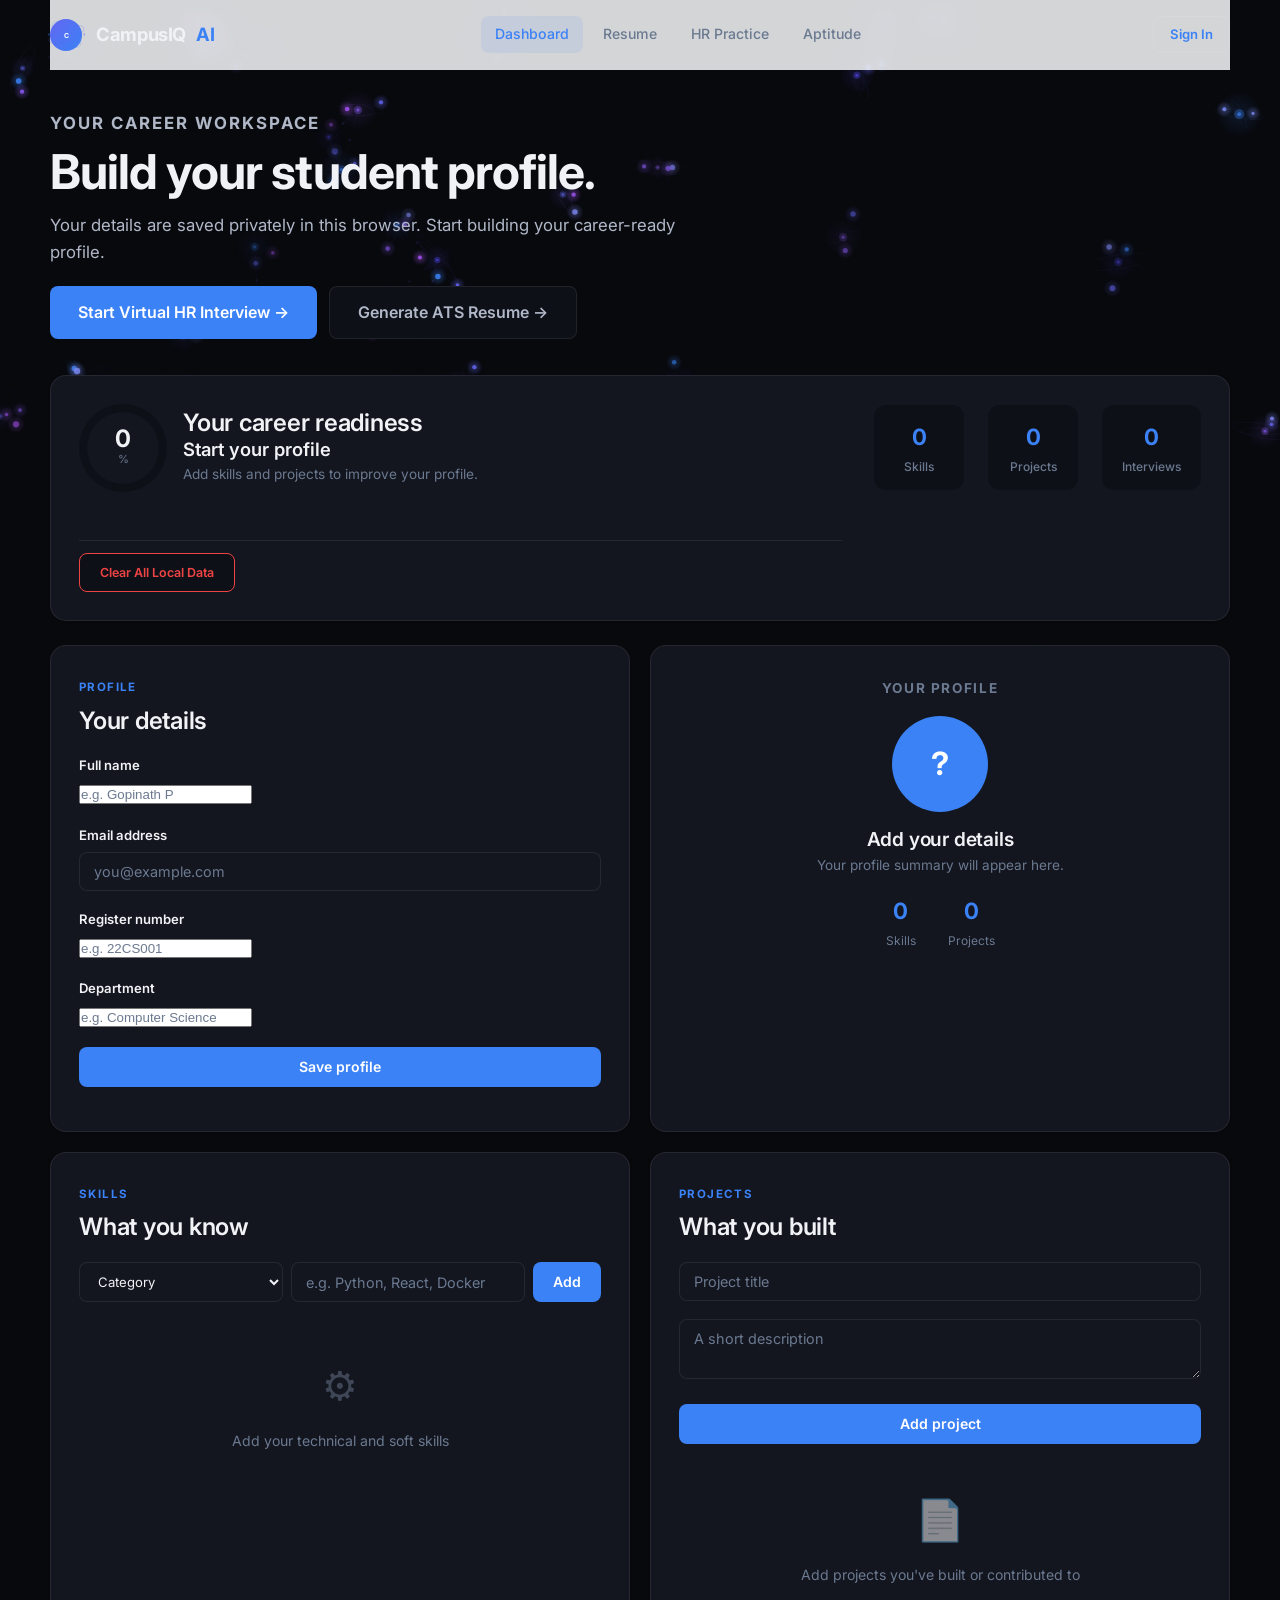
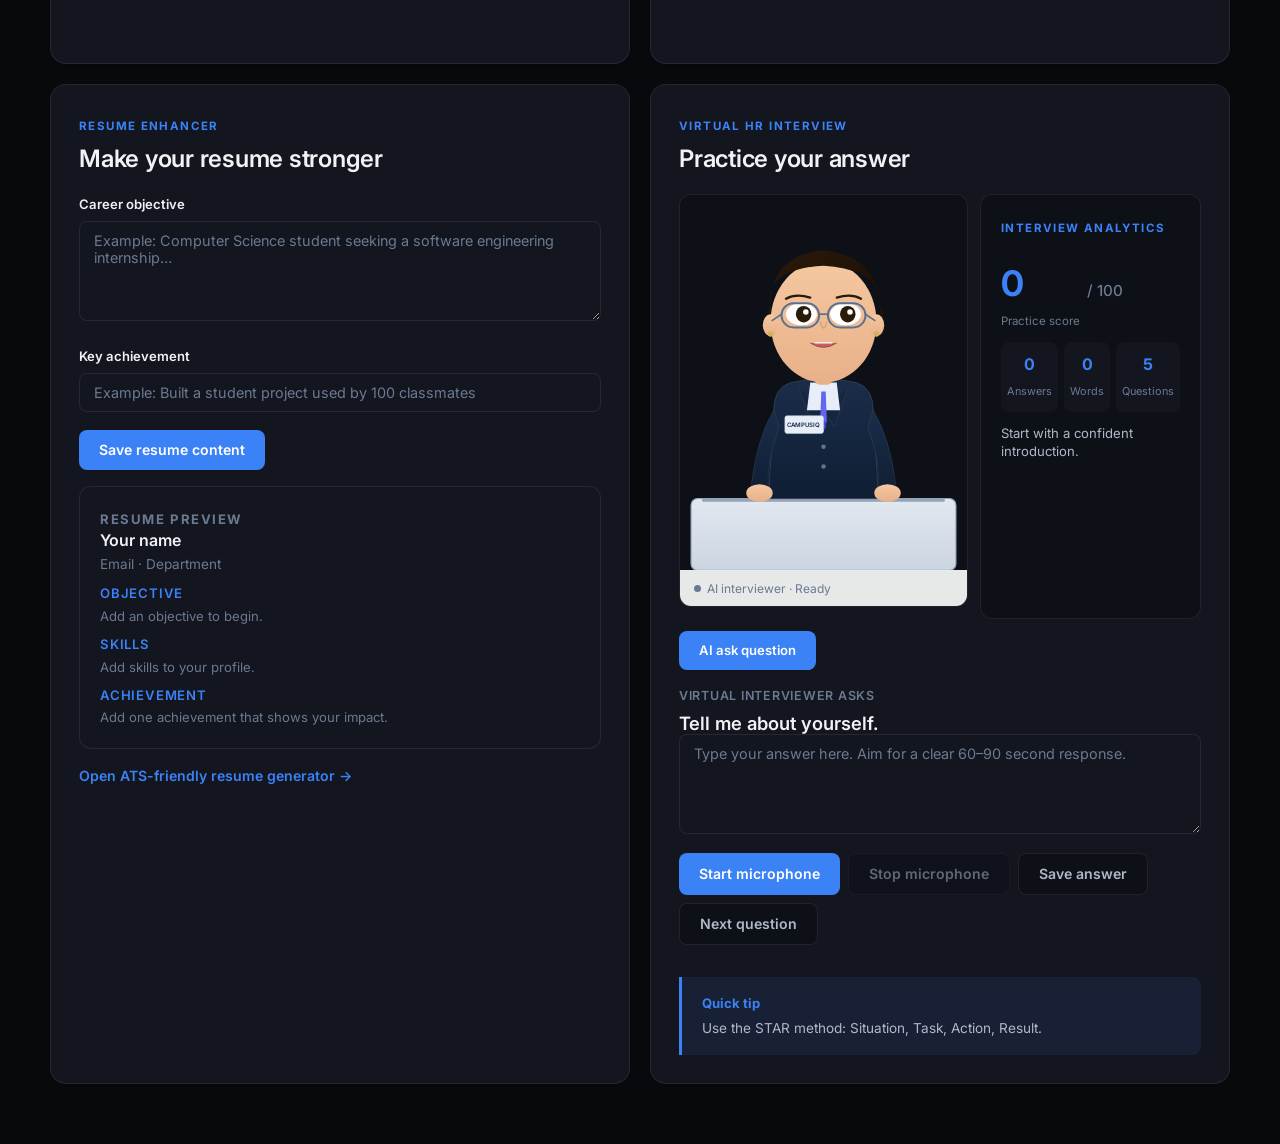
<file: frontend/dashboard.html>
<!doctype html>
<html lang="en">
<head>
  <meta charset="UTF-8" /><meta name="viewport" content="width=device-width, initial-scale=1.0" />
  <meta name="description" content="CampusIQ AI profile workspace" />
  <title>CampusIQ AI | Profile workspace</title>
  <link rel="preconnect" href="https://fonts.googleapis.com" />
  <link rel="preconnect" href="https://fonts.gstatic.com" crossorigin />
  <link href="https://fonts.googleapis.com/css2?family=Inter:wght@400;500;600;700;800&display=swap" rel="stylesheet" />
  <link rel="stylesheet" href="styles.css" />
</head>
<body>
  <canvas id="particle-canvas"></canvas>

  <header class="topbar">
    <a class="brand" href="index.html"><span id="brand-avatar"></span>CampusIQ <span>AI</span></a>
    <nav>
      <a href="dashboard.html" class="active">Dashboard</a>
      <a href="resume.html">Resume</a>
      <a href="interview.html">HR Practice</a>
      <a href="aptitude.html">Aptitude</a>
    </nav>
  </header>

  <main id="top" class="workspace">
    <!-- Hero -->
    <section class="hero">
      <p class="eyebrow">Your career workspace</p>
      <h1>Build your student profile.</h1>
      <p>Your details are saved privately in this browser. Start building your career-ready profile.</p>
        <div class="hero-actions">
        <a class="btn btn-primary btn-lg" href="interview.html">Start Virtual HR Interview &rarr;</a>
        <a class="btn btn-secondary btn-lg" href="resume.html">Generate ATS Resume &rarr;</a>
      </div>
    </section>

    <!-- Readiness Dashboard -->
    <section class="card dashboard-card" id="dashboard" aria-labelledby="dashboard-title">
      <div class="readiness">
        <div class="progress-ring">
          <strong id="readiness-score">0</strong>
          <span>%</span>
        </div>
        <div>
          <h2 id="dashboard-title">Your career readiness</h2>
          <h3 id="readiness-label">Start your profile</h3>
          <p id="readiness-copy" style="color:var(--text-muted);font-size:.85rem;margin-top:4px">Add your details to see your readiness score.</p>
        </div>
      </div>
      <div class="metrics">
        <div class="metric-chip"><strong id="metric-skills">0</strong><span>Skills</span></div>
        <div class="metric-chip"><strong id="metric-projects">0</strong><span>Projects</span></div>
        <div class="metric-chip"><strong id="metric-answers">0</strong><span>Interviews</span></div>
      </div>
      <div style="margin-top:16px;padding-top:12px;border-top:1px solid var(--border)">
        <button id="clear-data-btn" type="button" class="btn btn-secondary" style="font-size:.78rem;color:var(--red);border-color:var(--red)">Clear All Local Data</button>
      </div>
    </section>

    <!-- Profile + Summary Grid -->
    <section class="grid">
      <article class="card profile-panel">
        <div class="section-heading">
          <div><p class="eyebrow">Profile</p><h2>Your details</h2></div>
        </div>
        <form id="profile-form">
          <div class="form-group"><label>Full name</label><input id="full-name" required maxlength="100" placeholder="e.g. Gopinath P" /></div>
          <div class="form-group"><label>Email address</label><input id="email" type="email" required placeholder="you@example.com" /></div>
          <div class="form-group"><label>Register number</label><input id="register-number" required maxlength="20" placeholder="e.g. 22CS001" /></div>
          <div class="form-group"><label>Department</label><input id="department" maxlength="100" placeholder="e.g. Computer Science" /></div>
          <button type="submit" class="btn btn-primary">Save profile</button>
        </form>
        <p class="message" id="profile-message" role="status"></p>
      </article>

      <article class="card summary-panel">
        <p class="eyebrow">Your profile</p>
        <div id="avatar" class="avatar avatar-lg" style="background:var(--accent);color:#fff;display:grid;place-content:center;border-radius:50%;font-size:2rem;font-weight:700">?</div>
        <h2 id="summary-name">Add your details</h2>
        <p id="summary-info">Your profile summary will appear here.</p>
        <div class="stat-row">
          <div><strong id="skill-count">0</strong><span>Skills</span></div>
          <div><strong id="project-count">0</strong><span>Projects</span></div>
        </div>
      </article>
    </section>

    <!-- Skills + Projects Grid -->
    <section class="grid">
      <article class="card">
        <div class="section-heading">
          <div><p class="eyebrow">Skills</p><h2>What you know</h2></div>
        </div>
        <div class="skill-add-row">
          <select id="skill-category" class="input skill-cat-select">
            <option value="">Category</option>
            <option value="language">Programming Languages</option>
            <option value="framework">Frameworks & Libraries</option>
            <option value="database">Databases</option>
            <option value="cloud">Cloud & DevOps</option>
            <option value="tool">Tools & Platforms</option>
            <option value="design">Design & UX</option>
            <option value="soft">Soft Skills</option>
            <option value="domain">Domain Knowledge</option>
          </select>
          <form class="inline-form" id="skill-form">
            <input id="skill-input" class="input" required maxlength="60" placeholder="e.g. Python, React, Docker" list="skill-datalist" />
            <datalist id="skill-datalist"></datalist>
            <button type="submit" class="btn btn-primary">Add</button>
          </form>
        </div>
        <div class="skill-suggest-row" id="skill-suggest-row"></div>
        <ul class="tag-list" id="skill-list"></ul>
        <div class="empty-state" id="skills-empty">
          <div class="empty-icon">&#9881;</div>
          <p>Add your technical and soft skills</p>
        </div>
      </article>

      <article class="card">
        <div class="section-heading">
          <div><p class="eyebrow">Projects</p><h2>What you built</h2></div>
        </div>
        <form class="project-form" id="project-form">
          <div class="form-group"><input id="project-title" class="input" required maxlength="100" placeholder="Project title" /></div>
          <div class="form-group"><textarea id="project-description" class="input" maxlength="300" placeholder="A short description"></textarea></div>
          <button type="submit" class="btn btn-primary">Add project</button>
        </form>
        <ul class="project-list" id="project-list"></ul>
        <div class="empty-state" id="projects-empty">
          <div class="empty-icon">&#128196;</div>
          <p>Add projects you've built or contributed to</p>
        </div>
      </article>
    </section>

    <!-- Resume + Interview Features -->
    <section class="feature-grid">
      <article class="card" id="resume">
        <div class="section-heading">
          <div><p class="eyebrow">Resume enhancer</p><h2>Make your resume stronger</h2></div>
        </div>
        <form id="resume-form">
          <div class="form-group"><label>Career objective</label><textarea id="objective" maxlength="450" placeholder="Example: Computer Science student seeking a software engineering internship…"></textarea></div>
          <div class="form-group"><label>Key achievement</label><input id="achievement" maxlength="180" class="input" placeholder="Example: Built a student project used by 100 classmates" /></div>
          <button type="submit" class="btn btn-primary">Save resume content</button>
        </form>
        <div class="resume-preview">
          <p class="eyebrow">Resume preview</p>
          <h3 id="resume-name">Your name</h3>
          <p id="resume-contact" style="color:var(--text-muted);font-size:.85rem">Email · Department</p>
          <h4>Objective</h4>
          <p id="resume-objective">Add an objective to begin.</p>
          <h4>Skills</h4>
          <p id="resume-skills">Add skills to your profile.</p>
          <h4>Achievement</h4>
          <p id="resume-achievement">Add one achievement that shows your impact.</p>
        </div>
        <a class="resume-link" href="resume.html">Open ATS-friendly resume generator &rarr;</a>
      </article>

      <article class="card" id="interview">
        <div class="section-heading">
          <div><p class="eyebrow">Virtual HR interview</p><h2>Practice your answer</h2></div>
        </div>
        <div class="hr-dashboard">
          <div class="video-stage">
            <div class="home-hr-character" id="home-hr-character">
              <svg viewBox="0 0 260 340" xmlns="http://www.w3.org/2000/svg" style="width:100%;height:100%">
                <defs>
                  <linearGradient id="home-skin" x1="0" y1="0" x2="0" y2="1"><stop offset="0%" stop-color="#f5c8a0"/><stop offset="100%" stop-color="#e8b088"/></linearGradient>
                  <linearGradient id="home-hair" x1="0" y1="0" x2="1" y2="1"><stop offset="0%" stop-color="#2a1a0a"/><stop offset="100%" stop-color="#1a0e04"/></linearGradient>
                  <linearGradient id="home-blazer" x1="0" y1="0" x2="0" y2="1"><stop offset="0%" stop-color="#1a2d4a"/><stop offset="100%" stop-color="#0f1e33"/></linearGradient>
                  <linearGradient id="home-desk" x1="0" y1="0" x2="0" y2="1"><stop offset="0%" stop-color="#e2e8f0"/><stop offset="100%" stop-color="#cbd5e1"/></linearGradient>
                </defs>
                <rect x="10" y="275" width="240" height="65" rx="6" fill="url(#home-desk)" stroke="#94a3b8" stroke-width="1"/>
                <rect x="20" y="275" width="220" height="3" rx="1.5" fill="#94a3b8"/>
                <g class="home-torso-group">
                  <path d="M85 195 Q85 175 100 170 L130 165 L160 170 Q175 175 175 195 L180 275 L80 275 Z" fill="url(#home-blazer)" stroke="#334155" stroke-width="0.8"/>
                  <path d="M108 175 L120 210 L130 195" fill="#152640" stroke="#334155" stroke-width="0.5"/>
                  <path d="M152 175 L140 210 L130 195" fill="#152640" stroke="#334155" stroke-width="0.5"/>
                  <path d="M118 170 L130 180 L142 170" fill="#d4e0f0" stroke="#b8c8e0" stroke-width="0.5"/>
                  <path d="M118 170 L115 195 L145 195 L142 170 Z" fill="#e8eef8"/>
                  <circle cx="130" cy="210" r="2" fill="#64748b"/>
                  <circle cx="130" cy="228" r="2" fill="#64748b"/>
                  <circle cx="130" cy="246" r="2" fill="#64748b"/>
                  <path d="M128 178 L132 178 L133 205 L130 210 L127 205 Z" fill="#6366f1"/>
                  <path d="M127 205 L130 215 L133 205 Z" fill="#4f46e5"/>
                </g>
                <path d="M85 195 Q70 220 65 260 Q63 270 75 272 L80 270 Q78 240 90 210 Z" fill="url(#home-blazer)" stroke="#334155" stroke-width="0.5"/>
                <path d="M175 195 Q190 220 195 260 Q197 270 185 272 L180 270 Q182 240 170 210 Z" fill="url(#home-blazer)" stroke="#334155" stroke-width="0.5"/>
                <ellipse cx="72" cy="270" rx="12" ry="8" fill="url(#home-skin)"/>
                <ellipse cx="188" cy="270" rx="12" ry="8" fill="url(#home-skin)"/>
                <rect x="122" y="148" width="16" height="24" rx="5" fill="url(#home-skin)"/>
                <ellipse cx="130" cy="115" rx="48" ry="55" fill="url(#home-skin)"/>
                <path d="M82 100 Q82 55 130 50 Q178 55 182 100 Q180 80 165 72 Q150 65 130 64 Q110 65 95 72 Q80 80 82 100 Z" fill="url(#home-hair)"/>
                <path d="M82 100 Q78 108 82 115" fill="url(#home-hair)"/>
                <path d="M182 100 Q186 108 182 115" fill="url(#home-hair)"/>
                <ellipse cx="82" cy="118" rx="7" ry="10" fill="url(#home-skin)"/>
                <ellipse cx="178" cy="118" rx="7" ry="10" fill="url(#home-skin)"/>
                <circle cx="82" cy="126" r="2.5" fill="#d4af60"/>
                <circle cx="178" cy="126" r="2.5" fill="#d4af60"/>
                <path d="M96 94 Q105 89 118 93" fill="none" stroke="#2a1a0a" stroke-width="2" stroke-linecap="round"/>
                <path d="M142 93 Q155 89 164 94" fill="none" stroke="#2a1a0a" stroke-width="2" stroke-linecap="round"/>
                <ellipse cx="110" cy="108" rx="14" ry="10" fill="white"/>
                <ellipse cx="112" cy="108" rx="7" ry="7.5" fill="#2a1a0a"/>
                <circle cx="114" cy="106" r="2.5" fill="white"/>
                <ellipse cx="150" cy="108" rx="14" ry="10" fill="white"/>
                <ellipse cx="152" cy="108" rx="7" ry="7.5" fill="#2a1a0a"/>
                <circle cx="154" cy="106" r="2.5" fill="white"/>
                <path d="M127 115 Q130 126 133 115" fill="none" stroke="#d4a078" stroke-width="1.2" stroke-linecap="round"/>
                <rect x="92" y="98" width="34" height="22" rx="11" fill="none" stroke="#5a7090" stroke-width="1.8"/>
                <rect x="134" y="98" width="34" height="22" rx="11" fill="none" stroke="#5a7090" stroke-width="1.8"/>
                <line x1="126" y1="108" x2="134" y2="108" stroke="#5a7090" stroke-width="1.5"/>
                <line x1="92" y1="108" x2="83" y2="114" stroke="#5a7090" stroke-width="1.5"/>
                <line x1="168" y1="108" x2="177" y2="114" stroke="#5a7090" stroke-width="1.5"/>
                <g class="home-mouth">
                  <path d="M118 134 Q130 142 142 134" fill="#c06060" stroke="#a04848" stroke-width="0.8"/>
                  <line x1="122" y1="134" x2="138" y2="134" stroke="white" stroke-width="1.5" opacity="0.7"/>
                </g>
                <rect x="95" y="200" width="35" height="16" rx="2" fill="#e8eef8" stroke="#c0cfe0" stroke-width="0.5"/>
                <text x="112" y="210" text-anchor="middle" fill="#1a2d4a" font-size="5.5" font-weight="600">CAMPUSIQ</text>
              </svg>
              <div class="home-hr-status"><div class="home-hr-dot"></div><span id="ai-status">AI interviewer &middot; Ready</span></div>
            </div>
          </div>
          <div class="hr-insights">
            <p class="eyebrow">Interview analytics</p>
            <div class="hr-score">
              <strong id="hr-score">0</strong>
              <span>/ 100</span>
              <small>Practice score</small>
            </div>
            <div class="hr-metrics">
              <div><strong id="answer-count">0</strong><span>Answers</span></div>
              <div><strong id="word-count">0</strong><span>Words</span></div>
              <div><strong id="question-count">5</strong><span>Questions</span></div>
            </div>
            <p class="hr-tip" id="hr-tip">Start with a confident introduction.</p>
          </div>
        </div>
        <div class="camera-actions"><button id="ask-question" type="button" class="btn btn-primary">AI ask question</button></div>
        <p class="question-label">Virtual interviewer asks</p>
        <h3 id="interview-question">Tell me about yourself.</h3>
        <textarea id="interview-answer" class="input" maxlength="1000" placeholder="Type your answer here. Aim for a clear 60–90 second response."></textarea>
        <div class="interview-actions">
          <button id="start-mic" type="button" class="btn btn-primary">Start microphone</button>
          <button id="stop-mic" class="btn btn-secondary" type="button" disabled>Stop microphone</button>
          <button id="save-answer" class="btn btn-secondary" type="button">Save answer</button>
          <button id="next-question" class="btn btn-secondary" type="button">Next question</button>
        </div>
        <p class="message" id="interview-feedback" role="status"></p>
        <div class="tips">
          <strong>Quick tip</strong>
          <p>Use the STAR method: Situation, Task, Action, Result.</p>
        </div>
      </article>
    </section>
  </main>

  <script src="particles.js"></script>
  <script src="ui.js"></script>
  <script src="skills.js"></script>
  <script src="api.js"></script>
  <script src="app.js"></script>
</body>
</html>
</file>
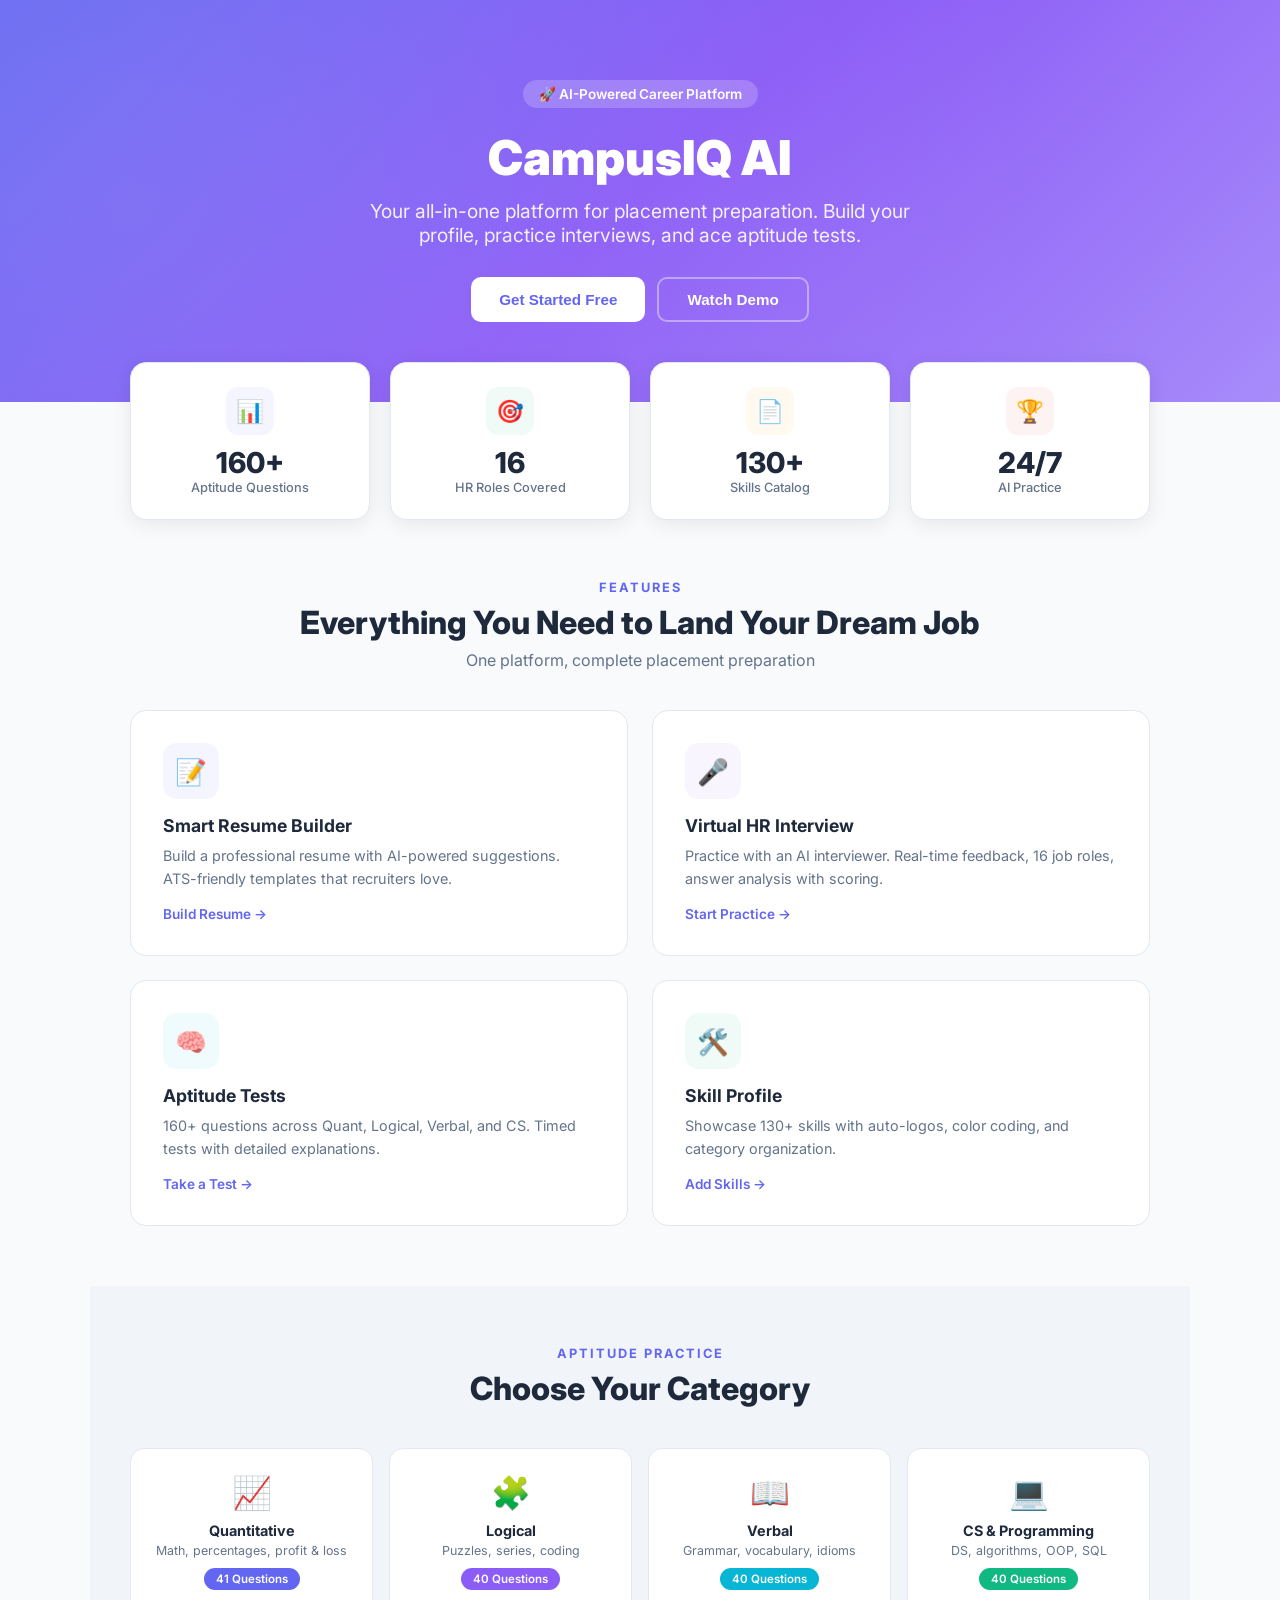
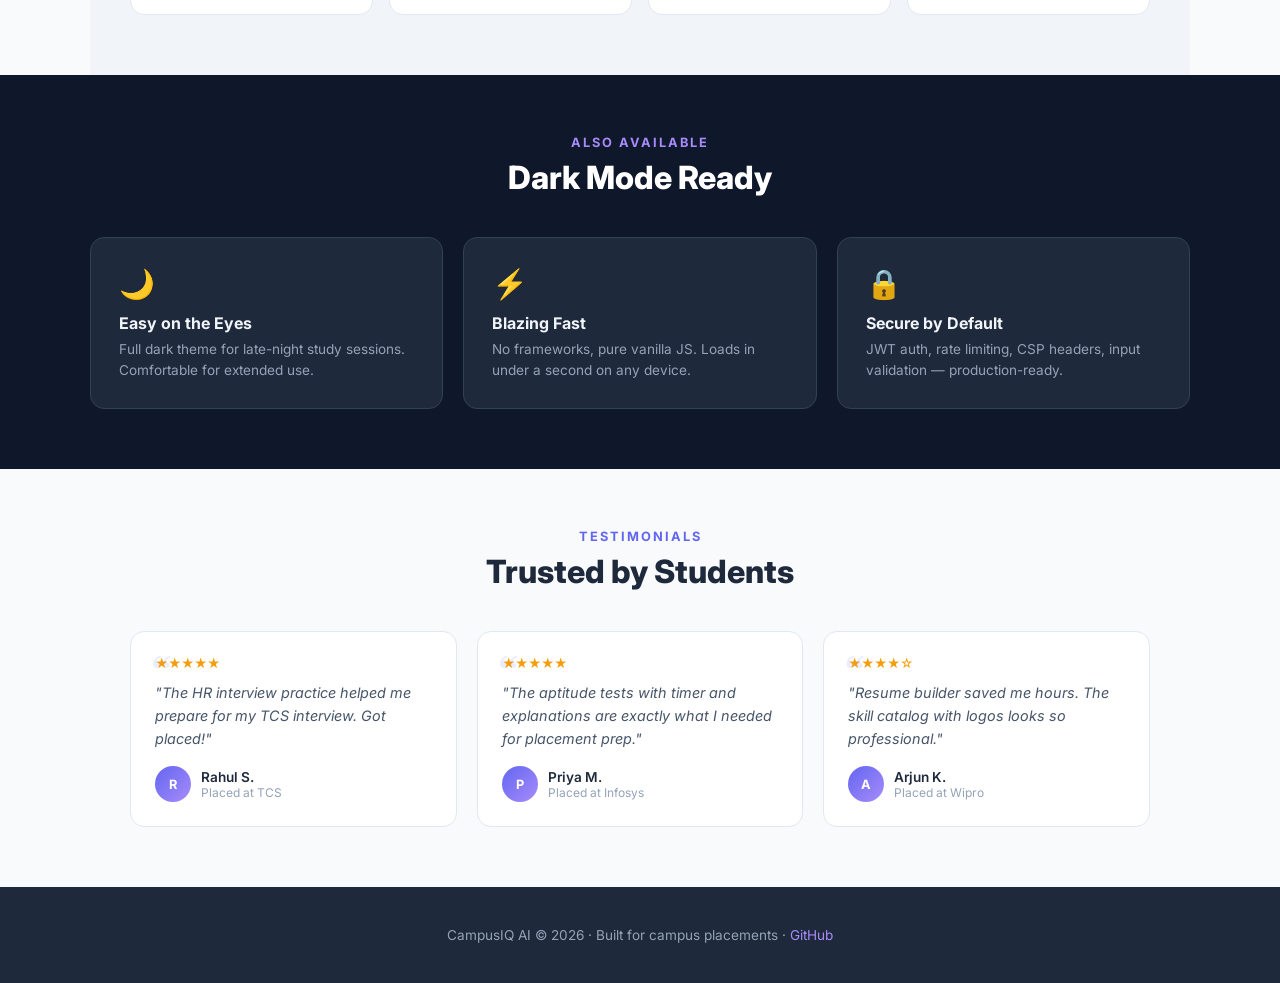
<file: frontend/design-preview.html>
<!DOCTYPE html>
<html lang="en">
<head>
<meta charset="UTF-8"/>
<meta name="viewport" content="width=device-width,initial-scale=1"/>
<title>CampusIQ AI - Design Preview</title>
<link href="https://fonts.googleapis.com/css2?family=Inter:wght@400;500;600;700;800;900&display=swap" rel="stylesheet"/>
<style>
*{margin:0;padding:0;box-sizing:border-box}
body{font-family:'Inter',sans-serif;background:#f8fafc;color:#1e293b}
.hero-preview{background:linear-gradient(135deg,#6366f1 0%,#8b5cf6 50%,#a78bfa 100%);color:#fff;padding:80px 40px;text-align:center;position:relative;overflow:hidden}
.hero-preview::before{content:'';position:absolute;top:-50%;left:-50%;width:200%;height:200%;background:radial-gradient(circle at 30% 50%,rgba(255,255,255,.1) 0%,transparent 50%);animation:float 6s ease-in-out infinite}
@keyframes float{0%,100%{transform:translateY(0)}50%{transform:translateY(-20px)}}
.hero-preview h1{font-size:3rem;font-weight:900;margin-bottom:12px;position:relative}
.hero-preview p{font-size:1.2rem;opacity:.9;max-width:600px;margin:0 auto 30px;position:relative}
.hero-preview .badge{display:inline-block;background:rgba(255,255,255,.2);padding:6px 16px;border-radius:20px;font-size:.85rem;font-weight:600;margin-bottom:20px;position:relative;backdrop-filter:blur(10px)}
.hero-btns{display:flex;gap:12px;justify-content:center;position:relative}
.hero-btns .btn{padding:12px 28px;border-radius:10px;font-weight:600;font-size:.95rem;border:none;cursor:pointer;transition:all .2s}
.hero-btns .btn-primary{background:#fff;color:#6366f1}
.hero-btns .btn-primary:hover{transform:translateY(-2px);box-shadow:0 8px 25px rgba(0,0,0,.2)}
.hero-btns .btn-outline{background:transparent;color:#fff;border:2px solid rgba(255,255,255,.4)}
.hero-btns .btn-outline:hover{background:rgba(255,255,255,.1)}

.section{padding:60px 40px;max-width:1100px;margin:0 auto}
.section-title{text-align:center;margin-bottom:40px}
.section-title .eyebrow{color:#6366f1;font-size:.8rem;font-weight:700;text-transform:uppercase;letter-spacing:2px;margin-bottom:8px}
.section-title h2{font-size:2rem;font-weight:800}
.section-title p{color:#64748b;margin-top:8px}

/* Stats Row */
.stats-row{display:grid;grid-template-columns:repeat(4,1fr);gap:20px;margin-top:-40px;position:relative;z-index:1;padding:0 40px;max-width:1100px;margin-left:auto;margin-right:auto}
.stat-card{background:#fff;border-radius:16px;padding:24px;text-align:center;box-shadow:0 4px 20px rgba(0,0,0,.08);border:1px solid #e2e8f0}
.stat-card .stat-icon{width:48px;height:48px;border-radius:12px;display:inline-flex;align-items:center;justify-content:center;font-size:1.4rem;margin-bottom:10px}
.stat-card .stat-num{font-size:1.8rem;font-weight:800;color:#1e293b}
.stat-card .stat-label{font-size:.8rem;color:#64748b;font-weight:500}

/* Feature Cards */
.features-grid{display:grid;grid-template-columns:repeat(2,1fr);gap:24px}
.feature-card{background:#fff;border:1px solid #e2e8f0;border-radius:16px;padding:32px;transition:all .3s;position:relative;overflow:hidden}
.feature-card:hover{transform:translateY(-4px);box-shadow:0 12px 40px rgba(0,0,0,.1);border-color:#6366f1}
.feature-card::after{content:'';position:absolute;top:0;left:0;right:0;height:4px;background:var(--accent);transform:scaleX(0);transition:transform .3s}
.feature-card:hover::after{transform:scaleX(1)}
.feature-icon{width:56px;height:56px;border-radius:14px;display:flex;align-items:center;justify-content:center;font-size:1.6rem;margin-bottom:16px}
.feature-card h3{font-size:1.1rem;font-weight:700;margin-bottom:8px}
.feature-card p{color:#64748b;font-size:.9rem;line-height:1.6}
.feature-card .feature-link{display:inline-flex;align-items:center;gap:6px;color:#6366f1;font-weight:600;font-size:.85rem;margin-top:16px;text-decoration:none}
.feature-card .feature-link:hover{gap:10px}

/* Aptitude Preview */
.apt-preview{display:grid;grid-template-columns:repeat(4,1fr);gap:16px}
.apt-mini{background:#fff;border:1px solid #e2e8f0;border-radius:14px;padding:24px 16px;text-align:center;transition:all .3s;cursor:pointer}
.apt-mini:hover{transform:translateY(-3px);box-shadow:0 8px 25px rgba(0,0,0,.08);border-color:var(--c)}
.apt-mini .apt-emoji{font-size:2rem;margin-bottom:10px}
.apt-mini h4{font-size:.9rem;font-weight:700;margin-bottom:4px}
.apt-mini p{font-size:.78rem;color:#64748b}
.apt-mini .apt-count{display:inline-block;margin-top:10px;padding:4px 12px;border-radius:20px;font-size:.72rem;font-weight:600;color:#fff;background:var(--c)}

/* Dark Mode Preview */
.dark-section{background:#0f172a;color:#e2e8f0;padding:60px 40px}
.dark-section .section-title h2{color:#fff}
.dark-cards{display:grid;grid-template-columns:repeat(3,1fr);gap:20px;max-width:1100px;margin:0 auto}
.dark-card{background:#1e293b;border:1px solid #334155;border-radius:14px;padding:28px;transition:all .3s}
.dark-card:hover{border-color:#6366f1;box-shadow:0 0 30px rgba(99,102,241,.15)}
.dark-card .dc-icon{font-size:1.8rem;margin-bottom:12px}
.dark-card h4{font-size:1rem;font-weight:700;margin-bottom:6px;color:#f1f5f9}
.dark-card p{font-size:.85rem;color:#94a3b8;line-height:1.5}

/* Testimonial */
.testimonial-row{display:grid;grid-template-columns:repeat(3,1fr);gap:20px}
.testi-card{background:#fff;border:1px solid #e2e8f0;border-radius:14px;padding:24px;position:relative}
.testi-card::before{content:'\201C';position:absolute;top:12px;left:20px;font-size:3rem;color:#6366f120;font-family:serif}
.testi-card p{font-size:.9rem;color:#475569;line-height:1.6;margin-bottom:16px;font-style:italic}
.testi-card .testi-author{display:flex;align-items:center;gap:10px}
.testi-card .testi-avatar{width:36px;height:36px;border-radius:50%;background:linear-gradient(135deg,#6366f1,#a78bfa);display:flex;align-items:center;justify-content:center;color:#fff;font-weight:700;font-size:.8rem}
.testi-card .testi-name{font-weight:600;font-size:.85rem}
.testi-card .testi-role{font-size:.75rem;color:#94a3b8}
.testi-stars{color:#f59e0b;font-size:.8rem;margin-bottom:10px}

/* Footer */
.footer{background:#1e293b;color:#94a3b8;padding:40px;text-align:center;font-size:.85rem}
.footer a{color:#a78bfa;text-decoration:none}

/* Responsive */
@media(max-width:768px){
  .hero-preview h1{font-size:2rem}
  .stats-row{grid-template-columns:repeat(2,1fr);padding:0 20px}
  .features-grid,.apt-preview,.dark-cards,.testimonial-row{grid-template-columns:1fr}
}
</style>
</head>
<body>

<!-- Hero -->
<div class="hero-preview">
  <div class="badge">🚀 AI-Powered Career Platform</div>
  <h1>CampusIQ AI</h1>
  <p>Your all-in-one platform for placement preparation. Build your profile, practice interviews, and ace aptitude tests.</p>
  <div class="hero-btns">
    <button class="btn btn-primary">Get Started Free</button>
    <button class="btn btn-outline">Watch Demo</button>
  </div>
</div>

<!-- Stats -->
<div class="stats-row">
  <div class="stat-card">
    <div class="stat-icon" style="background:#6366f110;color:#6366f1">📊</div>
    <div class="stat-num">160+</div>
    <div class="stat-label">Aptitude Questions</div>
  </div>
  <div class="stat-card">
    <div class="stat-icon" style="background:#10b98110;color:#10b981">🎯</div>
    <div class="stat-num">16</div>
    <div class="stat-label">HR Roles Covered</div>
  </div>
  <div class="stat-card">
    <div class="stat-icon" style="background:#f59e0b10;color:#f59e0b">📄</div>
    <div class="stat-num">130+</div>
    <div class="stat-label">Skills Catalog</div>
  </div>
  <div class="stat-card">
    <div class="stat-icon" style="background:#ef444410;color:#ef4444">🏆</div>
    <div class="stat-num">24/7</div>
    <div class="stat-label">AI Practice</div>
  </div>
</div>

<!-- Features -->
<div class="section">
  <div class="section-title">
    <div class="eyebrow">Features</div>
    <h2>Everything You Need to Land Your Dream Job</h2>
    <p>One platform, complete placement preparation</p>
  </div>
  <div class="features-grid">
    <div class="feature-card" style="--accent:#6366f1">
      <div class="feature-icon" style="background:#6366f110;color:#6366f1">📝</div>
      <h3>Smart Resume Builder</h3>
      <p>Build a professional resume with AI-powered suggestions. ATS-friendly templates that recruiters love.</p>
      <a class="feature-link" href="#">Build Resume →</a>
    </div>
    <div class="feature-card" style="--accent:#8b5cf6">
      <div class="feature-icon" style="background:#8b5cf610;color:#8b5cf6">🎤</div>
      <h3>Virtual HR Interview</h3>
      <p>Practice with an AI interviewer. Real-time feedback, 16 job roles, answer analysis with scoring.</p>
      <a class="feature-link" href="#">Start Practice →</a>
    </div>
    <div class="feature-card" style="--accent:#06b6d4">
      <div class="feature-icon" style="background:#06b6d410;color:#06b6d4">🧠</div>
      <h3>Aptitude Tests</h3>
      <p>160+ questions across Quant, Logical, Verbal, and CS. Timed tests with detailed explanations.</p>
      <a class="feature-link" href="#">Take a Test →</a>
    </div>
    <div class="feature-card" style="--accent:#10b981">
      <div class="feature-icon" style="background:#10b98110;color:#10b981">🛠️</div>
      <h3>Skill Profile</h3>
      <p>Showcase 130+ skills with auto-logos, color coding, and category organization.</p>
      <a class="feature-link" href="#">Add Skills →</a>
    </div>
  </div>
</div>

<!-- Aptitude Preview -->
<div class="section" style="background:#f1f5f9">
  <div class="section-title">
    <div class="eyebrow">Aptitude Practice</div>
    <h2>Choose Your Category</h2>
  </div>
  <div class="apt-preview" style="max-width:1100px;margin:0 auto">
    <div class="apt-mini" style="--c:#6366f1">
      <div class="apt-emoji">📈</div>
      <h4>Quantitative</h4>
      <p>Math, percentages, profit & loss</p>
      <div class="apt-count">41 Questions</div>
    </div>
    <div class="apt-mini" style="--c:#8b5cf6">
      <div class="apt-emoji">🧩</div>
      <h4>Logical</h4>
      <p>Puzzles, series, coding</p>
      <div class="apt-count">40 Questions</div>
    </div>
    <div class="apt-mini" style="--c:#06b6d4">
      <div class="apt-emoji">📖</div>
      <h4>Verbal</h4>
      <p>Grammar, vocabulary, idioms</p>
      <div class="apt-count">40 Questions</div>
    </div>
    <div class="apt-mini" style="--c:#10b981">
      <div class="apt-emoji">💻</div>
      <h4>CS & Programming</h4>
      <p>DS, algorithms, OOP, SQL</p>
      <div class="apt-count">40 Questions</div>
    </div>
  </div>
</div>

<!-- Dark Mode Concept -->
<div class="dark-section">
  <div class="section-title">
    <div class="eyebrow" style="color:#a78bfa">Also Available</div>
    <h2>Dark Mode Ready</h2>
  </div>
  <div class="dark-cards">
    <div class="dark-card">
      <div class="dc-icon">🌙</div>
      <h4>Easy on the Eyes</h4>
      <p>Full dark theme for late-night study sessions. Comfortable for extended use.</p>
    </div>
    <div class="dark-card">
      <div class="dc-icon">⚡</div>
      <h4>Blazing Fast</h4>
      <p>No frameworks, pure vanilla JS. Loads in under a second on any device.</p>
    </div>
    <div class="dark-card">
      <div class="dc-icon">🔒</div>
      <h4>Secure by Default</h4>
      <p>JWT auth, rate limiting, CSP headers, input validation — production-ready.</p>
    </div>
  </div>
</div>

<!-- Testimonials -->
<div class="section">
  <div class="section-title">
    <div class="eyebrow">Testimonials</div>
    <h2>Trusted by Students</h2>
  </div>
  <div class="testimonial-row">
    <div class="testi-card">
      <div class="testi-stars">★★★★★</div>
      <p>"The HR interview practice helped me prepare for my TCS interview. Got placed!"</p>
      <div class="testi-author">
        <div class="testi-avatar">R</div>
        <div><div class="testi-name">Rahul S.</div><div class="testi-role">Placed at TCS</div></div>
      </div>
    </div>
    <div class="testi-card">
      <div class="testi-stars">★★★★★</div>
      <p>"The aptitude tests with timer and explanations are exactly what I needed for placement prep."</p>
      <div class="testi-author">
        <div class="testi-avatar">P</div>
        <div><div class="testi-name">Priya M.</div><div class="testi-role">Placed at Infosys</div></div>
      </div>
    </div>
    <div class="testi-card">
      <div class="testi-stars">★★★★☆</div>
      <p>"Resume builder saved me hours. The skill catalog with logos looks so professional."</p>
      <div class="testi-author">
        <div class="testi-avatar">A</div>
        <div><div class="testi-name">Arjun K.</div><div class="testi-role">Placed at Wipro</div></div>
      </div>
    </div>
  </div>
</div>

<!-- Footer -->
<div class="footer">
  <p>CampusIQ AI &copy; 2026 &middot; Built for campus placements &middot; <a href="#">GitHub</a></p>
</div>

</body>
</html>
</file>
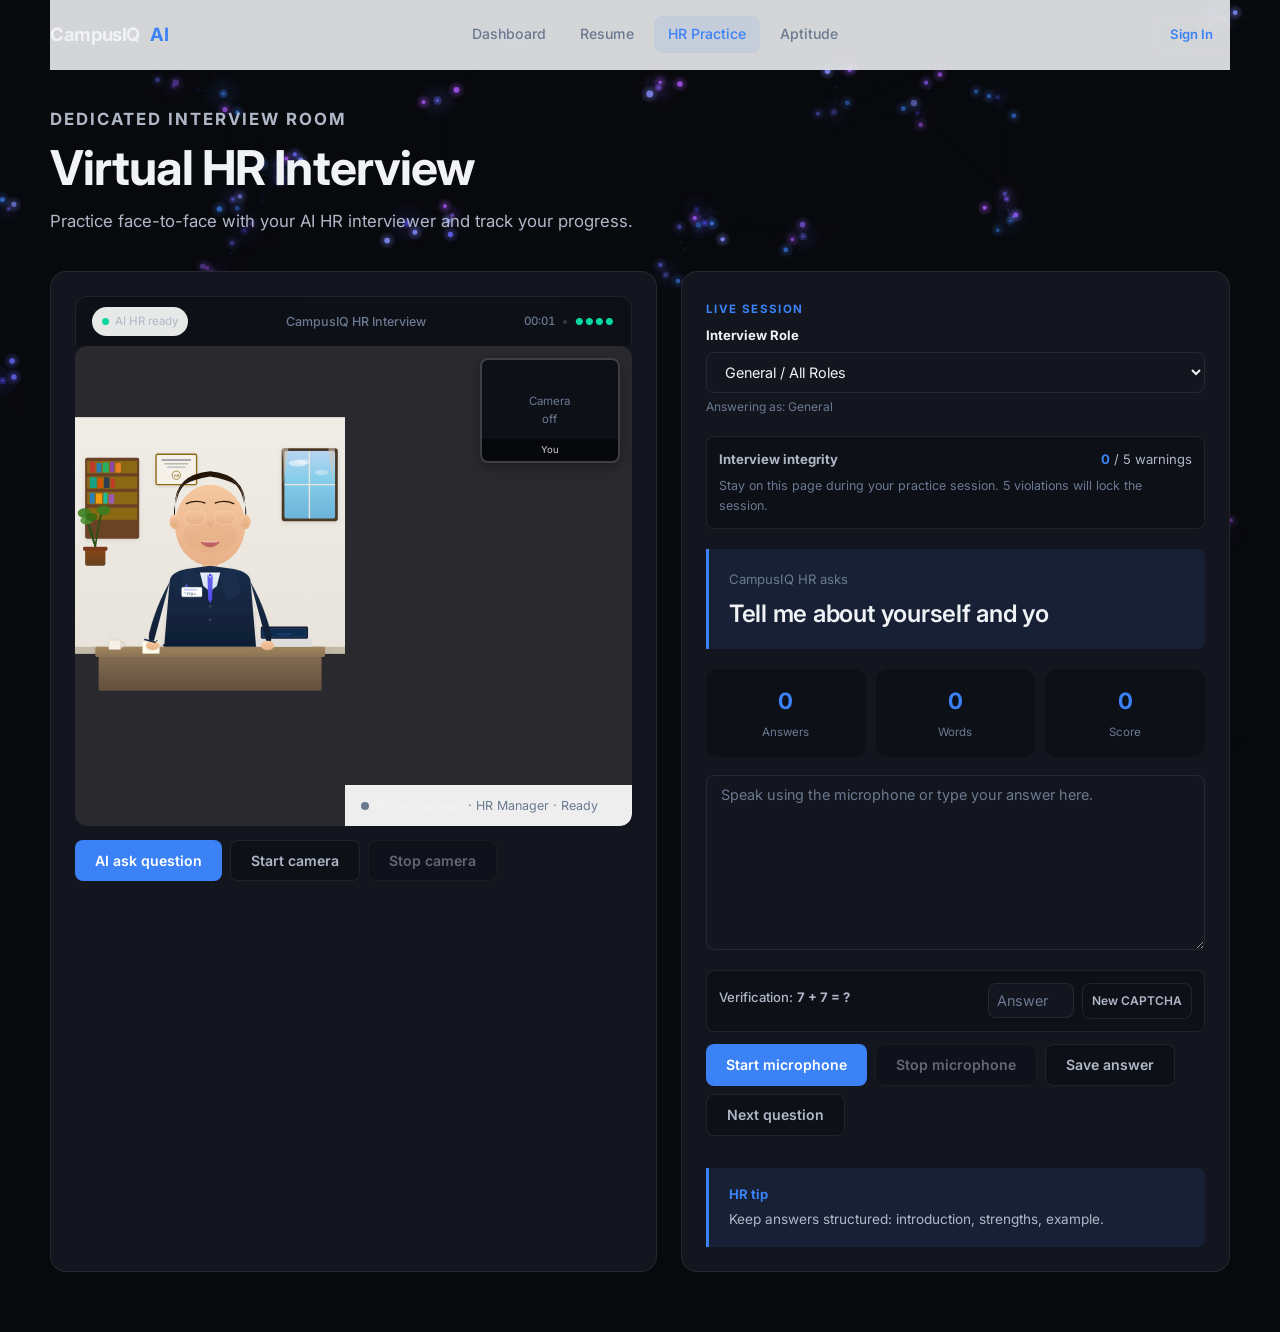
<file: frontend/interview.html>
<!doctype html>
<html lang="en">
<head>
  <meta charset="UTF-8" /><meta name="viewport" content="width=device-width, initial-scale=1.0" />
  <title>CampusIQ AI | Virtual HR</title>
  <link rel="preconnect" href="https://fonts.googleapis.com" />
  <link rel="preconnect" href="https://fonts.gstatic.com" crossorigin />
  <link href="https://fonts.googleapis.com/css2?family=Inter:wght@400;500;600;700;800&display=swap" rel="stylesheet" />
  <link rel="stylesheet" href="styles.css" />
</head>
<body>
  <canvas id="particle-canvas"></canvas>

  <header class="topbar">
    <a class="brand" href="index.html">CampusIQ <span>AI</span></a>
    <nav>
      <a href="index.html">Dashboard</a>
      <a href="resume.html">Resume</a>
      <a href="interview.html" class="active">HR Practice</a>
      <a href="aptitude.html">Aptitude</a>
    </nav>
  </header>

  <main class="interview-page">
    <section class="hero">
      <p class="eyebrow">Dedicated interview room</p>
      <h1>Virtual HR Interview</h1>
      <p>Practice face-to-face with your AI HR interviewer and track your progress.</p>
    </section>

    <section class="interview-layout">
      <!-- LEFT: HR Character Card -->
      <article class="hr-card">
        <!-- Video-call chrome bar -->
        <div class="hr-card-chrome">
          <div class="chrome-left">
            <div class="live" id="live-badge"><i></i><span id="hr-state">AI HR ready</span></div>
          </div>
          <div class="chrome-center"><span class="chrome-title">CampusIQ HR Interview</span></div>
          <div class="chrome-right">
            <span class="chrome-time" id="call-timer">00:00</span>
            <span class="chrome-dot"></span>
            <span class="chrome-quality" title="Connection quality">&#9679;&#9679;&#9679;&#9679;</span>
          </div>
        </div>

        <div class="hr-stage" id="hr-stage">
          <!-- User Camera Feed -->
          <div class="user-camera-box" id="user-camera-box">
            <div class="user-camera-off" id="user-camera-off">Camera<br>off</div>
            <video id="user-camera" autoplay muted playsinline style="display:none"></video>
            <div class="user-camera-label">You</div>
          </div>

          <!-- HR Character with office background -->
          <div class="hr-character idle" id="hr-character">
            <svg class="hr-main-svg" viewBox="0 0 400 500" xmlns="http://www.w3.org/2000/svg">
              <defs>
                <linearGradient id="skin" x1="0" y1="0" x2="0" y2="1"><stop offset="0%" stop-color="#f5c8a0"/><stop offset="100%" stop-color="#e8b088"/></linearGradient>
                <linearGradient id="skin-sh" x1="0" y1="0" x2="0" y2="1"><stop offset="0%" stop-color="#e0a070"/><stop offset="100%" stop-color="#d4956a"/></linearGradient>
                <linearGradient id="hair" x1="0" y1="0" x2=".3" y2="1"><stop offset="0%" stop-color="#1a0e04"/><stop offset="60%" stop-color="#2a1a0a"/><stop offset="100%" stop-color="#1a0e04"/></linearGradient>
                <linearGradient id="blazer" x1="0" y1="0" x2="0" y2="1"><stop offset="0%" stop-color="#1a2d4a"/><stop offset="50%" stop-color="#152640"/><stop offset="100%" stop-color="#0f1e33"/></linearGradient>
                <linearGradient id="shirt" x1="0" y1="0" x2="0" y2="1"><stop offset="0%" stop-color="#e8eef8"/><stop offset="100%" stop-color="#d4e0f0"/></linearGradient>
                <linearGradient id="desk" x1="0" y1="0" x2="0" y2="1"><stop offset="0%" stop-color="#8B7355"/><stop offset="100%" stop-color="#6B5340"/></linearGradient>
                <linearGradient id="desk-top" x1="0" y1="0" x2="0" y2="1"><stop offset="0%" stop-color="#A0845C"/><stop offset="100%" stop-color="#8B7355"/></linearGradient>
                <linearGradient id="wall" x1="0" y1="0" x2="0" y2="1"><stop offset="0%" stop-color="#f0ede6"/><stop offset="100%" stop-color="#e8e4dc"/></linearGradient>
                <linearGradient id="window" x1="0" y1="0" x2="0" y2="1"><stop offset="0%" stop-color="#b8d4f0"/><stop offset="40%" stop-color="#87CEEB"/><stop offset="100%" stop-color="#6BB3D9"/></linearGradient>
                <linearGradient id="plant-pot" x1="0" y1="0" x2="0" y2="1"><stop offset="0%" stop-color="#8B4513"/><stop offset="100%" stop-color="#654321"/></linearGradient>
                <linearGradient id="monitor" x1="0" y1="0" x2="0" y2="1"><stop offset="0%" stop-color="#1a1a2e"/><stop offset="100%" stop-color="#16213e"/></linearGradient>
                <linearGradient id="tie" x1="0" y1="0" x2="0" y2="1"><stop offset="0%" stop-color="#6366f1"/><stop offset="100%" stop-color="#4f46e5"/></linearGradient>
                <filter id="sh-sm"><feDropShadow dx="0" dy="2" stdDeviation="3" flood-opacity=".1"/></filter>
                <filter id="sh-md"><feDropShadow dx="0" dy="4" stdDeviation="6" flood-opacity=".12"/></filter>
              </defs>

              <!-- === OFFICE BACKGROUND === -->
              <rect x="0" y="0" width="400" height="350" fill="url(#wall)"/>
              <rect x="0" y="340" width="400" height="10" fill="#c5b9a8"/>

              <!-- Window with frame -->
              <rect x="306" y="46" width="83" height="108" rx="4" fill="#4a3728" filter="url(#sh-sm)"/>
              <rect x="310" y="50" width="75" height="100" rx="3" fill="url(#window)"/>
              <line x1="347" y1="50" x2="347" y2="150" stroke="#e8e4dc" stroke-width="2"/>
              <line x1="310" y1="100" x2="385" y2="100" stroke="#e8e4dc" stroke-width="2"/>
              <path d="M306 46 Q310 70 308 100 Q312 75 316 46" fill="#d4c5b0" opacity=".6"/>
              <path d="M385 46 Q381 70 383 100 Q379 75 375 46" fill="#d4c5b0" opacity=".6"/>
              <!-- Clouds -->
              <ellipse cx="330" cy="68" rx="14" ry="5" fill="white" opacity=".5"/>
              <ellipse cx="338" cy="66" rx="10" ry="4" fill="white" opacity=".4"/>
              <ellipse cx="365" cy="82" rx="10" ry="4" fill="white" opacity=".35"/>

              <!-- Bookshelf -->
              <rect x="15" y="60" width="80" height="120" rx="3" fill="#6B4226" filter="url(#sh-sm)"/>
              <rect x="18" y="65" width="74" height="18" rx="1" fill="#8B6914"/>
              <rect x="18" y="88" width="74" height="18" rx="1" fill="#8B6914"/>
              <rect x="18" y="111" width="74" height="18" rx="1" fill="#8B6914"/>
              <rect x="18" y="134" width="74" height="18" rx="1" fill="#8B6914"/>
              <!-- Books row 1 -->
              <rect x="22" y="66" width="8" height="16" rx="1" fill="#c0392b"/>
              <rect x="32" y="68" width="7" height="14" rx="1" fill="#2980b9"/>
              <rect x="41" y="67" width="9" height="15" rx="1" fill="#27ae60"/>
              <rect x="52" y="66" width="6" height="16" rx="1" fill="#8e44ad"/>
              <rect x="60" y="68" width="8" height="14" rx="1" fill="#e67e22"/>
              <!-- Books row 2 -->
              <rect x="22" y="89" width="10" height="16" rx="1" fill="#16a085"/>
              <rect x="34" y="90" width="7" height="15" rx="1" fill="#d35400"/>
              <rect x="43" y="89" width="8" height="16" rx="1" fill="#2c3e50"/>
              <rect x="53" y="91" width="6" height="14" rx="1" fill="#c0392b"/>
              <!-- Books row 3 -->
              <rect x="22" y="112" width="7" height="16" rx="1" fill="#2980b9"/>
              <rect x="31" y="113" width="9" height="15" rx="1" fill="#f39c12"/>
              <rect x="42" y="112" width="6" height="16" rx="1" fill="#1abc9c"/>
              <rect x="50" y="114" width="8" height="14" rx="1" fill="#9b59b6"/>

              <!-- Framed certificate -->
              <rect x="120" y="55" width="60" height="45" rx="2" fill="#f5f0e8" stroke="#8B6914" stroke-width="2" filter="url(#sh-sm)"/>
              <rect x="128" y="62" width="44" height="3" rx="1" fill="#2c3e50" opacity=".4"/>
              <rect x="132" y="68" width="36" height="2" rx="1" fill="#2c3e50" opacity=".3"/>
              <rect x="136" y="73" width="28" height="2" rx="1" fill="#2c3e50" opacity=".3"/>
              <circle cx="150" cy="86" r="6" fill="none" stroke="#8B6914" stroke-width="1"/>
              <text x="150" y="89" text-anchor="middle" font-size="5" fill="#8B6914" font-weight="600">HR</text>

              <!-- Potted plant -->
              <rect x="15" y="195" width="30" height="25" rx="3" fill="url(#plant-pot)"/>
              <rect x="12" y="192" width="36" height="6" rx="2" fill="#7a3b1e"/>
              <path d="M30 192 Q20 160 15 145" stroke="#2d5016" stroke-width="2.5" fill="none"/>
              <path d="M30 192 Q35 155 40 140" stroke="#2d5016" stroke-width="2.5" fill="none"/>
              <path d="M30 192 Q25 165 18 155" stroke="#2d5016" stroke-width="2" fill="none"/>
              <ellipse cx="14" cy="142" rx="10" ry="7" fill="#3a7d1e" opacity=".9"/>
              <ellipse cx="42" cy="138" rx="10" ry="7" fill="#3a7d1e" opacity=".9"/>
              <ellipse cx="17" cy="153" rx="9" ry="6" fill="#4a8d2e" opacity=".85"/>
              <ellipse cx="25" cy="148" rx="8" ry="6" fill="#2d6a12" opacity=".8"/>

              <!-- === DESK === -->
              <rect x="30" y="340" width="340" height="15" rx="2" fill="url(#desk-top)" filter="url(#sh-md)"/>
              <rect x="35" y="355" width="330" height="50" rx="2" fill="url(#desk)" opacity=".9"/>
              <!-- Monitor -->
              <rect x="270" y="328" width="80" height="12" rx="2" fill="#ddd"/>
              <rect x="275" y="310" width="70" height="18" rx="2" fill="url(#monitor)"/>
              <rect x="277" y="312" width="66" height="14" rx="1" fill="#1a3a5c"/>
              <rect x="279" y="314" width="62" height="10" rx="1" fill="#0a2a4c" opacity=".8"/>
              <text x="310" y="322" text-anchor="middle" font-size="4" fill="#6366f1" opacity=".7">CampusIQ</text>
              <!-- Coffee mug -->
              <rect x="50" y="330" width="18" height="14" rx="2" fill="#f5f0e8" stroke="#d4c5b0" stroke-width=".8"/>
              <path d="M68 333 Q74 333 74 337 Q74 341 68 341" fill="none" stroke="#d4c5b0" stroke-width="1.2"/>
              <!-- Steam from coffee -->
              <path class="coffee-steam" d="M55 328 Q53 322 56 318" fill="none" stroke="#ccc" stroke-width=".8" opacity=".4"/>
              <path class="coffee-steam" d="M60 327 Q58 320 61 315" fill="none" stroke="#ccc" stroke-width=".8" opacity=".3"/>
              <!-- Notepad -->
              <rect x="100" y="332" width="25" height="18" rx="1" fill="#fefde8" stroke="#e8e0c8" stroke-width=".5"/>
              <line x1="104" y1="337" x2="121" y2="337" stroke="#c8d0e0" stroke-width=".4"/>
              <line x1="104" y1="340" x2="118" y2="340" stroke="#c8d0e0" stroke-width=".4"/>
              <line x1="104" y1="343" x2="120" y2="343" stroke="#c8d0e0" stroke-width=".4"/>
              <line x1="104" y1="346" x2="115" y2="346" stroke="#c8d0e0" stroke-width=".4"/>
              <!-- Pen -->
              <rect x="130" y="335" width="22" height="3" rx="1.5" fill="#1a2d4a" transform="rotate(-8 141 336)"/>
              <polygon points="152,335 155,336.5 152,338" fill="#334155" transform="rotate(-8 153 336.5)"/>

              <!-- === CHARACTER BODY === -->
              <g class="char-body">
                <!-- Neck -->
                <rect x="188" y="215" width="24" height="30" rx="8" fill="url(#skin)"/>
                <!-- Blazer torso -->
                <path d="M140 245 Q140 230 165 225 L200 220 L235 225 Q260 230 260 245 L268 340 L132 340 Z" fill="url(#blazer)" filter="url(#sh-sm)"/>
                <!-- Lapels -->
                <path d="M165 225 L155 260 L175 270 L185 235 Z" fill="#1a2d4a" stroke="#253a54" stroke-width=".5"/>
                <path d="M235 225 L245 260 L225 270 L215 235 Z" fill="#1a2d4a" stroke="#253a54" stroke-width=".5"/>
                <!-- Shirt -->
                <path d="M185 230 L190 250 L200 258 L210 250 L215 230 Z" fill="url(#shirt)"/>
                <!-- Tie -->
                <path d="M196 233 L200 238 L204 233 L203 270 L200 275 L197 270 Z" fill="url(#tie)"/>
                <circle cx="200" cy="234" r="2" fill="#4f46e5"/>
                <!-- Buttons -->
                <circle cx="200" cy="280" r="2.2" fill="#334155"/>
                <circle cx="200" cy="300" r="2.2" fill="#334155"/>
                <!-- Pocket square -->
                <path d="M162 252 L168 252 L165 246 Z" fill="#6366f1" opacity=".7"/>
                <!-- Name badge -->
                <rect x="158" y="252" width="30" height="14" rx="2" fill="white" stroke="#e2e8f0" stroke-width=".5"/>
                <rect x="161" y="254" width="20" height="3" rx="1" fill="#6366f1" opacity=".3"/>
                <rect x="161" y="259" width="14" height="2" rx=".5" fill="#94a3b8" opacity=".4"/>
                <text x="173" y="263" text-anchor="middle" font-size="3.5" fill="#1a2d4a" font-weight="600">Priya S.</text>

                <!-- Left arm -->
                <path d="M140 245 Q120 280 110 320 Q108 335 115 338" fill="url(#blazer)" stroke="#0f1e33" stroke-width=".5"/>
                <ellipse cx="115" cy="338" rx="10" ry="7" fill="url(#skin)" class="char-hand-left"/>
                <!-- Pen in left hand -->
                <g class="char-pen">
                  <rect x="102" y="330" width="18" height="2.5" rx="1" fill="#1a2d4a" transform="rotate(15 111 331)"/>
                  <polygon points="120,330 123,331.2 120,332.5" fill="#334155" transform="rotate(15 121.5 331.2)"/>
                </g>
                <!-- Right arm -->
                <path d="M260 245 Q280 280 290 320 Q292 335 285 338" fill="url(#blazer)" stroke="#0f1e33" stroke-width=".5"/>
                <ellipse cx="285" cy="338" rx="10" ry="7" fill="url(#skin)" class="char-hand-right"/>
              </g>

              <!-- === HEAD === -->
              <g class="char-head">
                <ellipse cx="200" cy="160" rx="52" ry="60" fill="url(#skin)"/>
                <ellipse cx="200" cy="175" rx="40" ry="25" fill="url(#skin-sh)" opacity=".15"/>
                <!-- Hair -->
                <path d="M148 130 Q148 85 200 80 Q252 85 252 130 Q250 105 235 95 Q220 88 200 86 Q180 88 165 95 Q150 105 148 130 Z" fill="url(#hair)"/>
                <path d="M150 128 Q148 90 200 82 Q252 90 250 128 Q248 110 238 100 Q225 92 200 88 Q175 92 162 100 Q152 110 150 128 Z" fill="url(#hair)"/>
                <path d="M170 90 Q185 84 200 86 Q215 84 230 90" fill="none" stroke="#3a2815" stroke-width="1.5" opacity=".3"/>
                <path d="M148 130 Q145 140 148 155" fill="url(#hair)"/>
                <path d="M252 130 Q255 140 252 155" fill="url(#hair)"/>
                <!-- Ears + earrings -->
                <ellipse cx="148" cy="155" rx="8" ry="11" fill="url(#skin)"/>
                <ellipse cx="148" cy="155" rx="5" ry="7" fill="url(#skin-sh)" opacity=".2"/>
                <ellipse cx="252" cy="155" rx="8" ry="11" fill="url(#skin)"/>
                <ellipse cx="252" cy="155" rx="5" ry="7" fill="url(#skin-sh)" opacity=".2"/>
                <circle cx="147" cy="160" r="2" fill="#d4af60" opacity=".8"/>
                <circle cx="253" cy="160" r="2" fill="#d4af60" opacity=".8"/>

                <!-- Eyebrows -->
                <g class="brow-left" style="transform-origin:178px 130px">
                  <path d="M165 128 Q178 122 192 127" fill="none" stroke="#2a1a0a" stroke-width="2.2" stroke-linecap="round"/>
                </g>
                <g class="brow-right" style="transform-origin:222px 130px">
                  <path d="M208 127 Q222 122 235 128" fill="none" stroke="#2a1a0a" stroke-width="2.2" stroke-linecap="round"/>
                </g>

                <!-- Eyes -->
                <g class="char-eye-left">
                  <ellipse cx="178" cy="148" rx="16" ry="11" fill="white"/>
                  <ellipse cx="180" cy="148" rx="8.5" ry="9" fill="#2a1a0a" class="pupil"/>
                  <circle cx="182" cy="146" r="3" fill="white"/>
                  <circle cx="176" cy="150" r="1.2" fill="white" opacity=".4"/>
                  <path d="M162 148 Q170 137 178 136 Q186 137 194 148" fill="none" stroke="#c4956a" stroke-width="1.2" opacity=".4"/>
                  <rect class="eyelid" x="162" y="137" width="32" height="22" rx="16" fill="url(#skin)" style="transform-origin:178px 148px"/>
                </g>
                <g class="char-eye-right">
                  <ellipse cx="222" cy="148" rx="16" ry="11" fill="white"/>
                  <ellipse cx="224" cy="148" rx="8.5" ry="9" fill="#2a1a0a" class="pupil"/>
                  <circle cx="226" cy="146" r="3" fill="white"/>
                  <circle cx="220" cy="150" r="1.2" fill="white" opacity=".4"/>
                  <path d="M206 148 Q214 137 222 136 Q230 137 238 148" fill="none" stroke="#c4956a" stroke-width="1.2" opacity=".4"/>
                  <rect class="eyelid" x="206" y="137" width="32" height="22" rx="16" fill="url(#skin)" style="transform-origin:222px 148px"/>
                </g>

                <!-- Nose -->
                <path d="M197 155 Q200 170 203 155" fill="none" stroke="#d4a078" stroke-width="1.2" stroke-linecap="round"/>
                <path d="M195 168 Q200 172 205 168" fill="none" stroke="#d4a078" stroke-width=".8" opacity=".5"/>

                <!-- Mouth -->
                <g class="char-mouth">
                  <path d="M186 185 Q193 193 200 192 Q207 193 214 185" fill="#c06060" stroke="#a04848" stroke-width=".6"/>
                  <line x1="190" y1="185" x2="210" y2="185" stroke="white" stroke-width="1.2" opacity=".6"/>
                </g>

                <!-- Smile lines + blush -->
                <path d="M168 180 Q172 188 176 186" fill="none" stroke="#d4a080" stroke-width=".5" opacity=".4"/>
                <path d="M232 180 Q228 188 224 186" fill="none" stroke="#d4a080" stroke-width=".5" opacity=".4"/>
                <ellipse cx="168" cy="175" rx="10" ry="5" fill="#e8a0a0" opacity=".12"/>
                <ellipse cx="232" cy="175" rx="10" ry="5" fill="#e8a0a0" opacity=".12"/>
              </g>

              <!-- Writing indicator -->
              <g class="char-writing" opacity="0">
                <path d="M115 335 Q118 330 121 335 Q124 340 121 345" fill="none" stroke="#6366f1" stroke-width=".8" opacity=".5"/>
              </g>
            </svg>

            <!-- Status bar -->
            <div class="hr-status-bar" id="hr-status-bar">
              <div class="status-dot"></div>
              <span class="status-name">Priya Sharma</span>
              <span class="status-state" id="hr-status-text">&middot; HR Manager &middot; Ready</span>
            </div>
          </div>
        </div>

        <div class="hr-card-actions">
          <button id="ask" type="button" class="btn btn-primary">AI ask question</button>
          <button id="start-cam" class="btn btn-secondary" type="button">Start camera</button>
          <button id="stop-cam" class="btn btn-secondary" type="button" disabled>Stop camera</button>
        </div>
      </article>

      <!-- RIGHT: Session Card -->
      <article class="session-card">
        <p class="eyebrow">Live session</p>
        <div class="role-picker">
          <label for="role-select"><strong>Interview Role</strong></label>
          <select id="role-select" class="input">
            <option value="general">General / All Roles</option>
            <option value="software">Software Engineer</option>
            <option value="data">Data Scientist / Analyst</option>
            <option value="web">Web / Full-Stack Developer</option>
            <option value="cyber">Cybersecurity Analyst</option>
            <option value="cloud">Cloud / DevOps Engineer</option>
            <option value="ai">AI / ML Engineer</option>
            <option value="mobile">Mobile App Developer</option>
            <option value="uiux">UI/UX Designer</option>
            <option value="business">Business Analyst</option>
            <option value="marketing">Marketing / Digital Marketing</option>
            <option value="hr">HR / People Operations</option>
            <option value="finance">Finance / Accounting</option>
            <option value="mechanical">Mechanical Engineer</option>
            <option value="electrical">Electrical / Electronics Engineer</option>
            <option value="civil">Civil Engineer</option>
          </select>
          <p class="hint" id="role-hint">Answering as: General</p>
        </div>
        <div class="integrity"><strong>Interview integrity</strong><span><b id="warning-count">0</b> / 5 warnings</span><p id="integrity-message">Stay on this page during your practice session. 5 violations will lock the session.</p></div>
        <div class="question-box"><p>CampusIQ HR asks</p><h2 id="question">Tell me about yourself.</h2></div>
        <div class="score-cards"><div><strong id="answers">0</strong><span>Answers</span></div><div><strong id="words">0</strong><span>Words</span></div><div><strong id="score">0</strong><span>Score</span></div></div>
        <textarea id="answer" class="input" placeholder="Speak using the microphone or type your answer here."></textarea>
        <div class="captcha"><label for="captcha-answer">Verification: <strong id="captcha-question">Loading&hellip;</strong></label><input id="captcha-answer" class="input" inputmode="numeric" autocomplete="off" placeholder="Answer" /><button id="refresh-captcha" class="btn btn-secondary btn-sm" type="button">New CAPTCHA</button></div>
        <div class="actions">
          <button id="mic" type="button" class="btn btn-primary">Start microphone</button>
          <button id="stop" class="btn btn-secondary" type="button" disabled>Stop microphone</button>
          <button id="save" class="btn btn-secondary" type="button">Save answer</button>
          <button id="next" class="btn btn-secondary" type="button">Next question</button>
        </div>
        <p class="message" id="feedback" role="status"></p>
        <div class="tips"><strong>HR tip</strong><p id="tip">Keep your answer structured: introduction, strengths, and an example.</p></div>
        <div class="feedback-card" id="feedback-card" style="display:none">
          <div class="feedback-header"><span class="feedback-score" id="feedback-score">70</span><div><strong id="feedback-label">Good answer</strong><p id="feedback-summary">Your answer is solid but could use more detail.</p></div></div>
          <div class="feedback-breakdown" id="feedback-breakdown"></div>
          <div class="feedback-resources" id="feedback-resources"></div>
        </div>
      </article>
    </section>
  </main>

  <script src="particles.js"></script>
  <script src="ui.js"></script>
  <script src="api.js"></script>
  <script src="interview.js"></script>
</body>
</html>
</file>
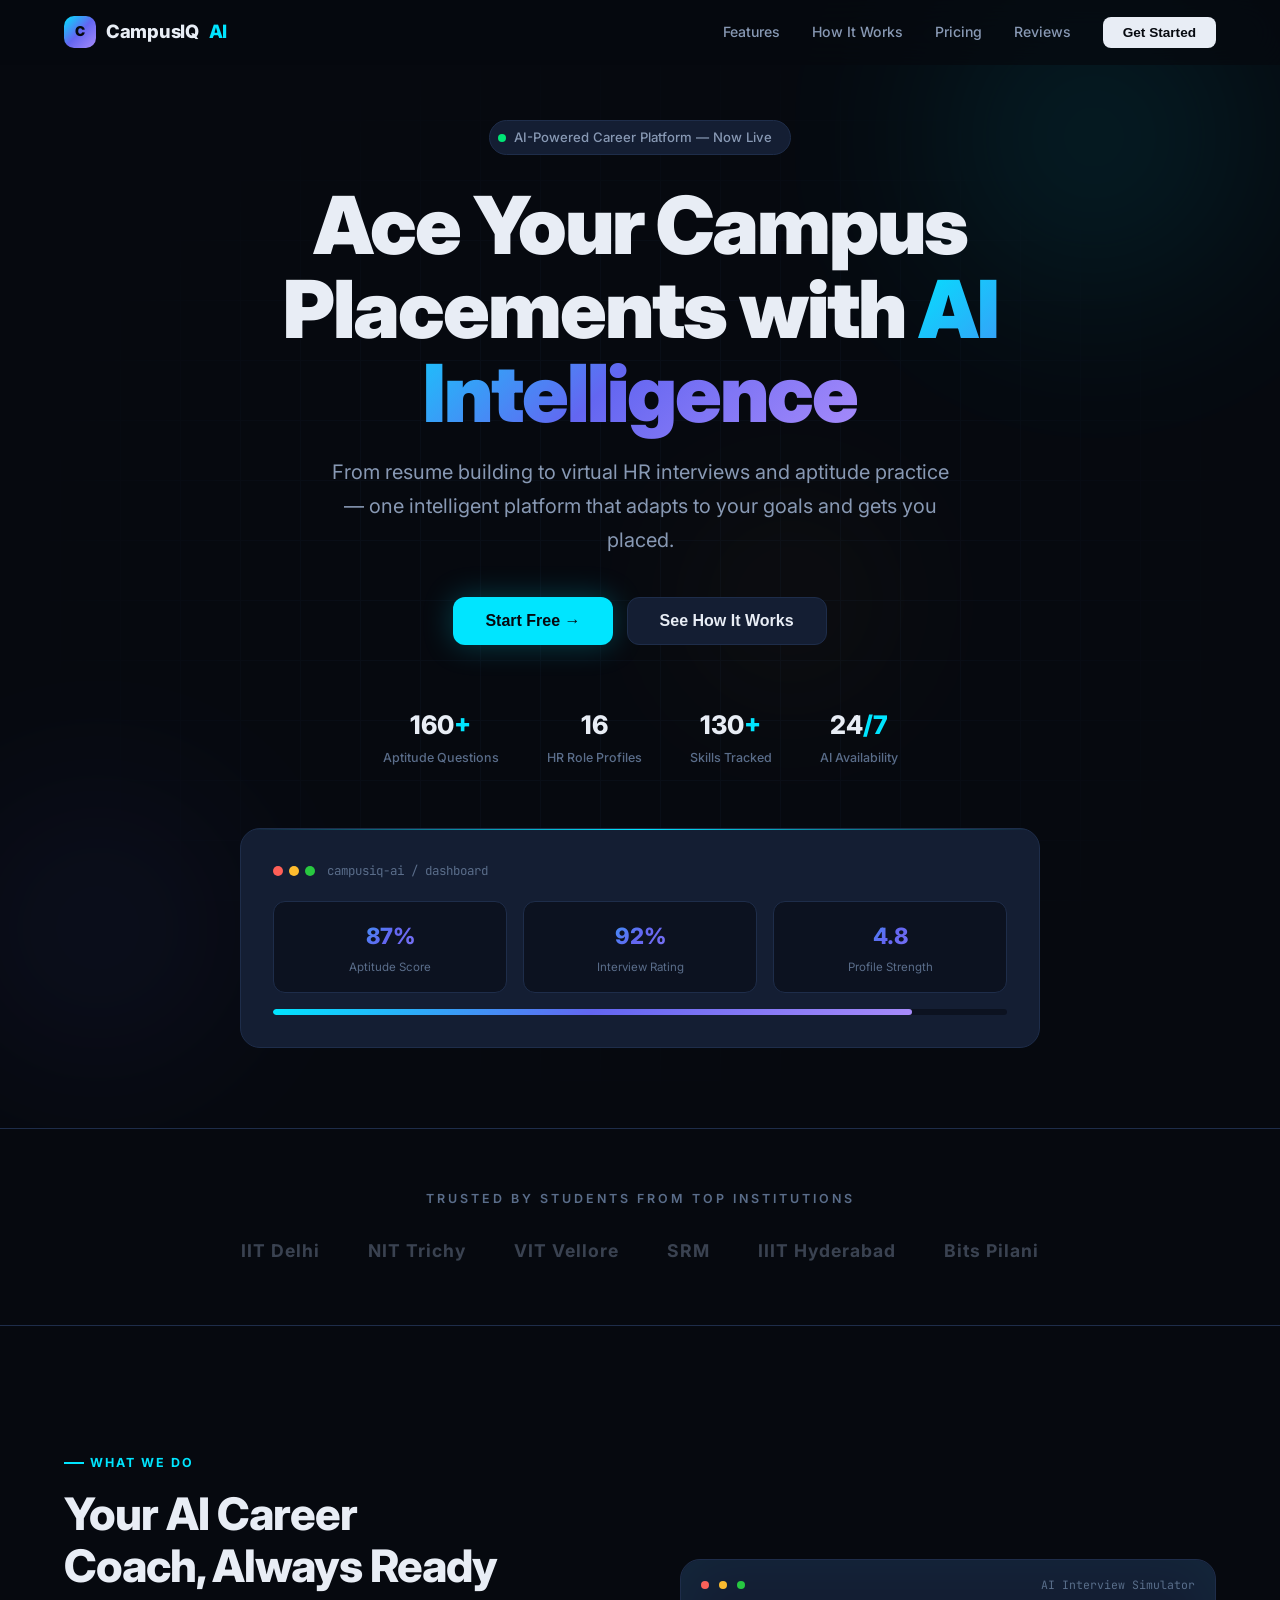
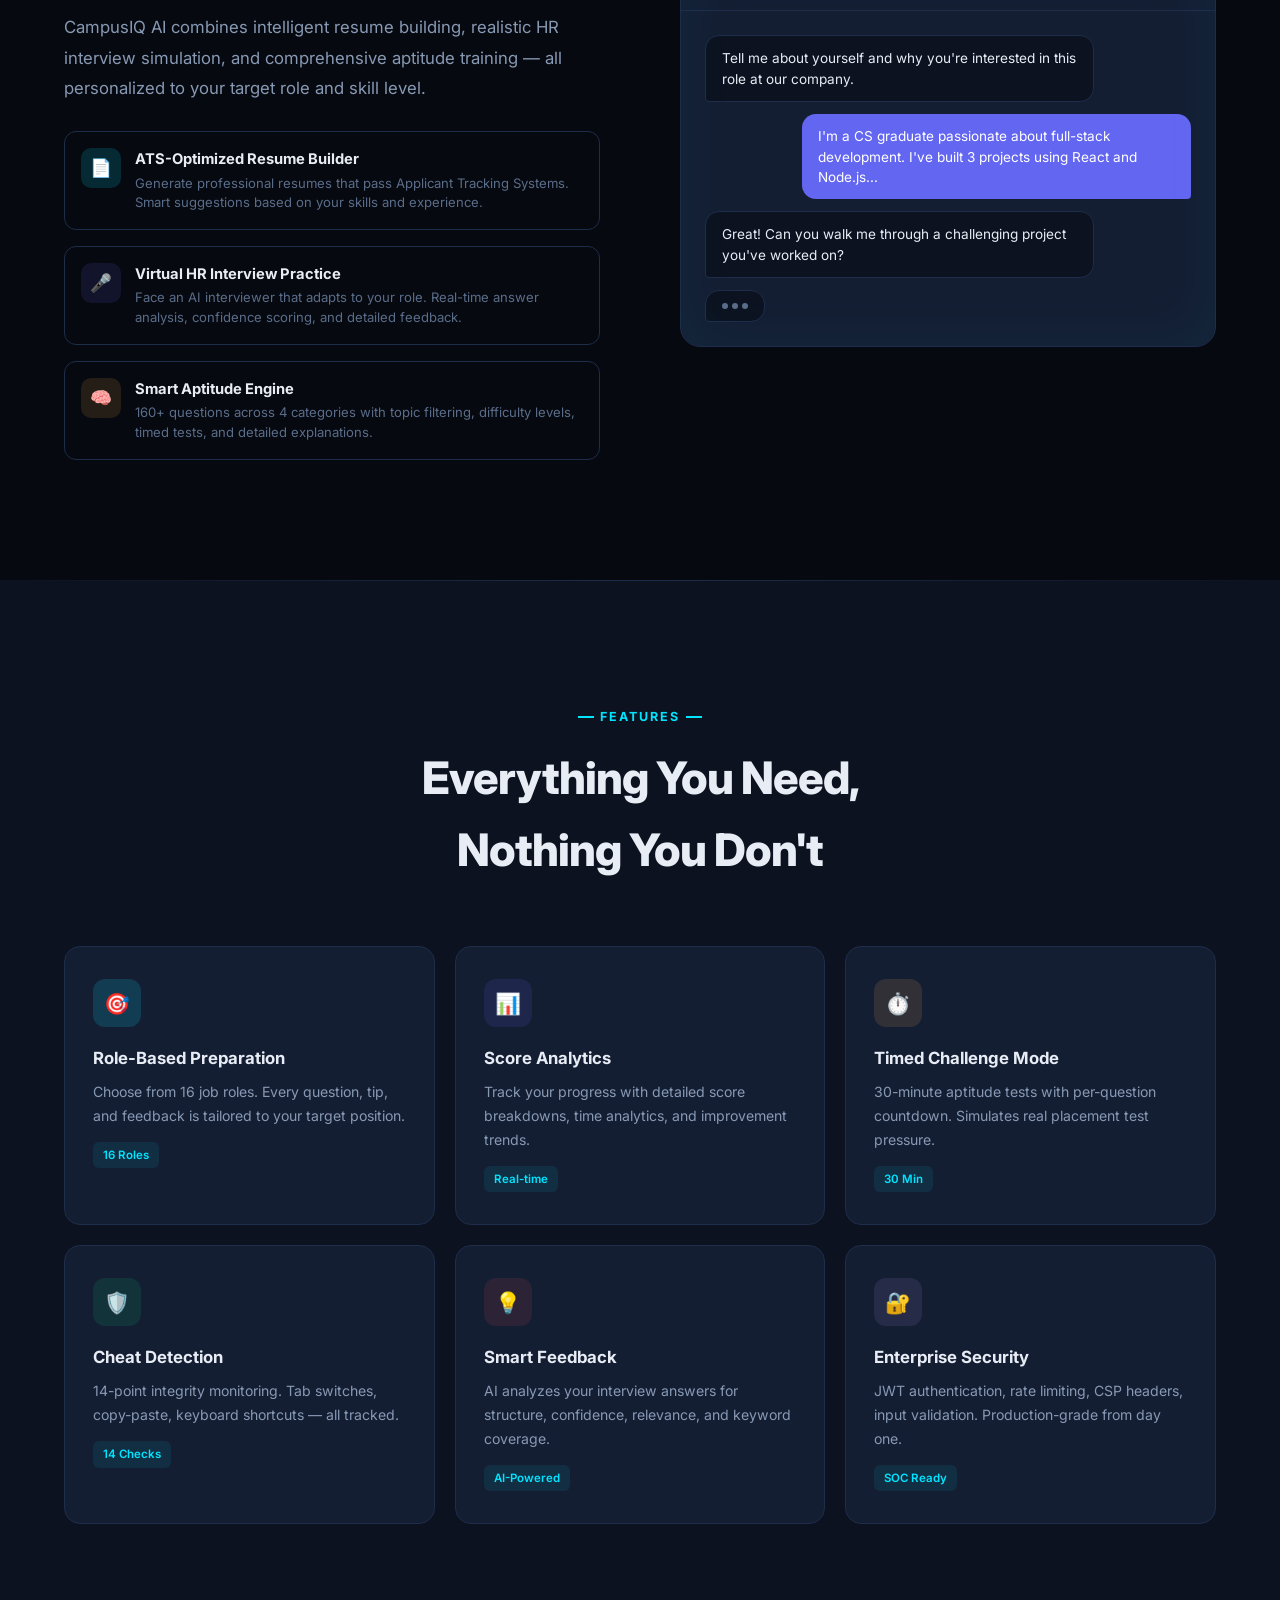
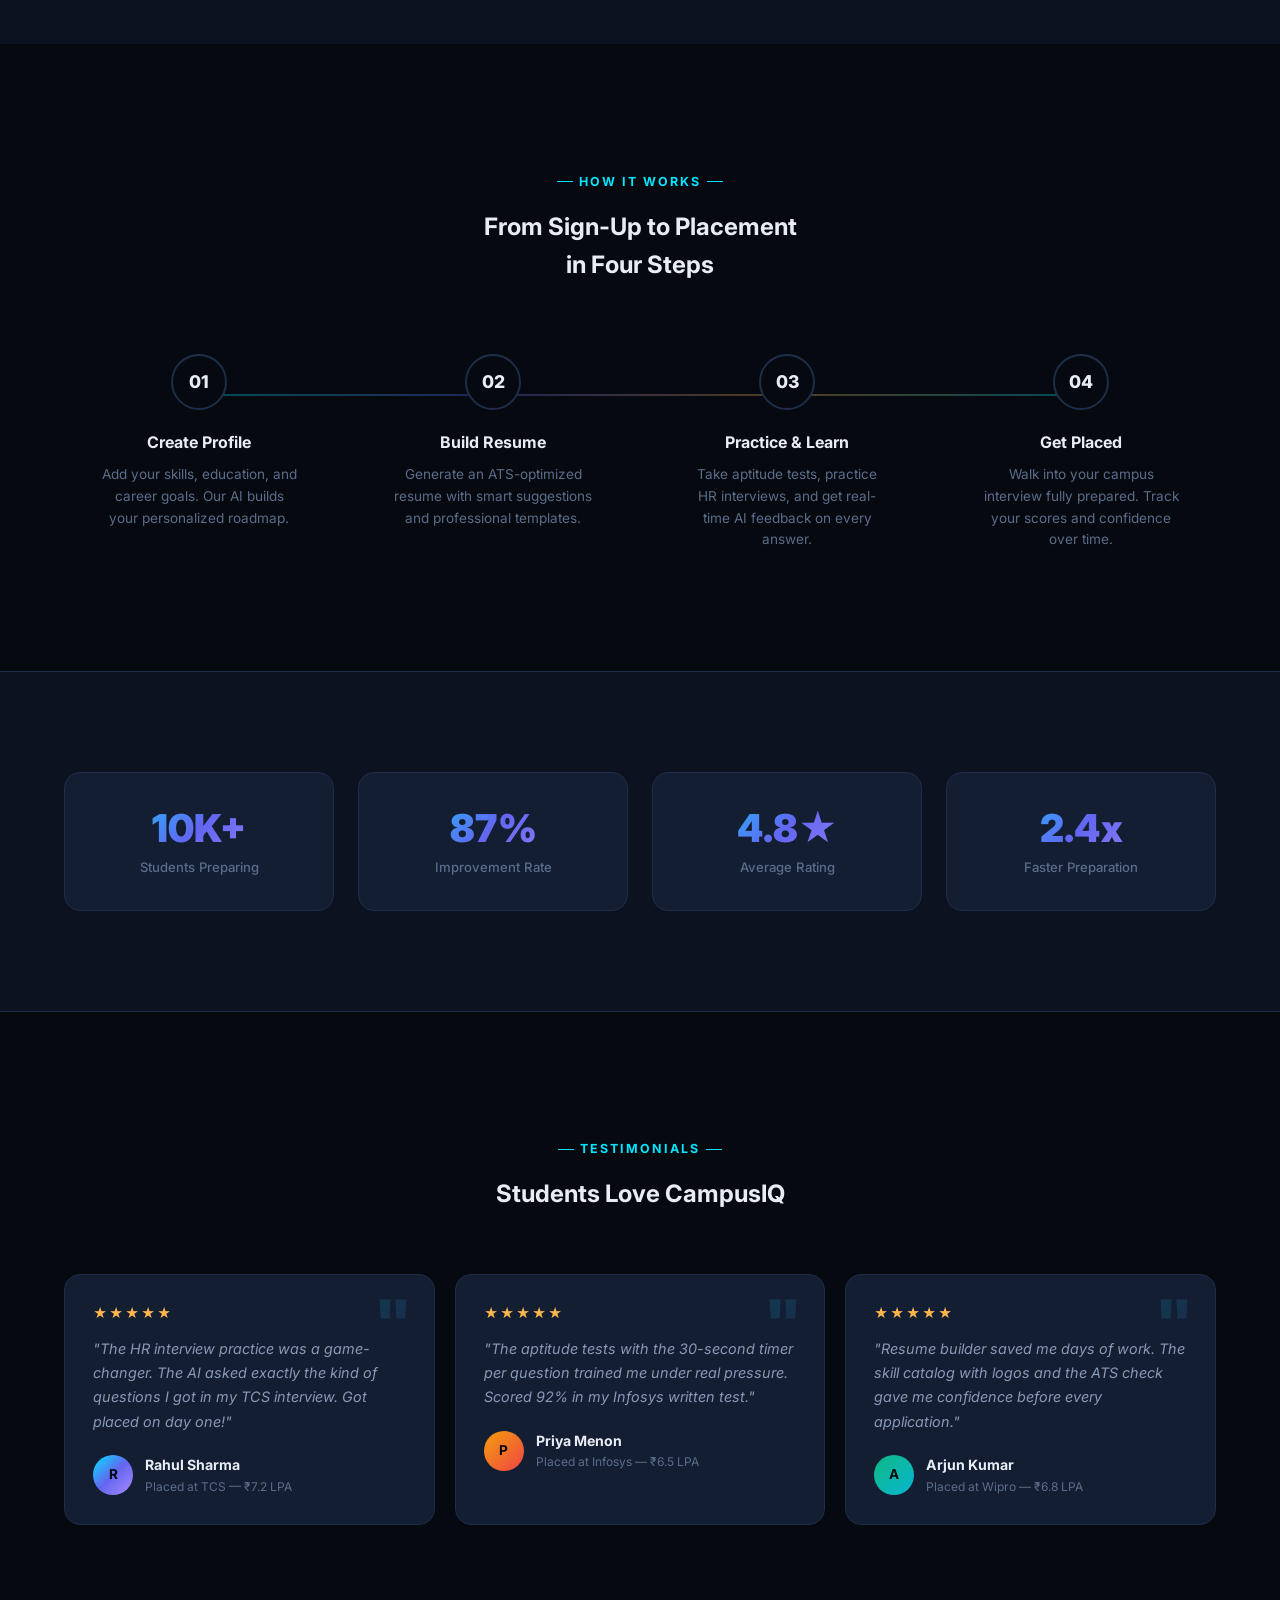
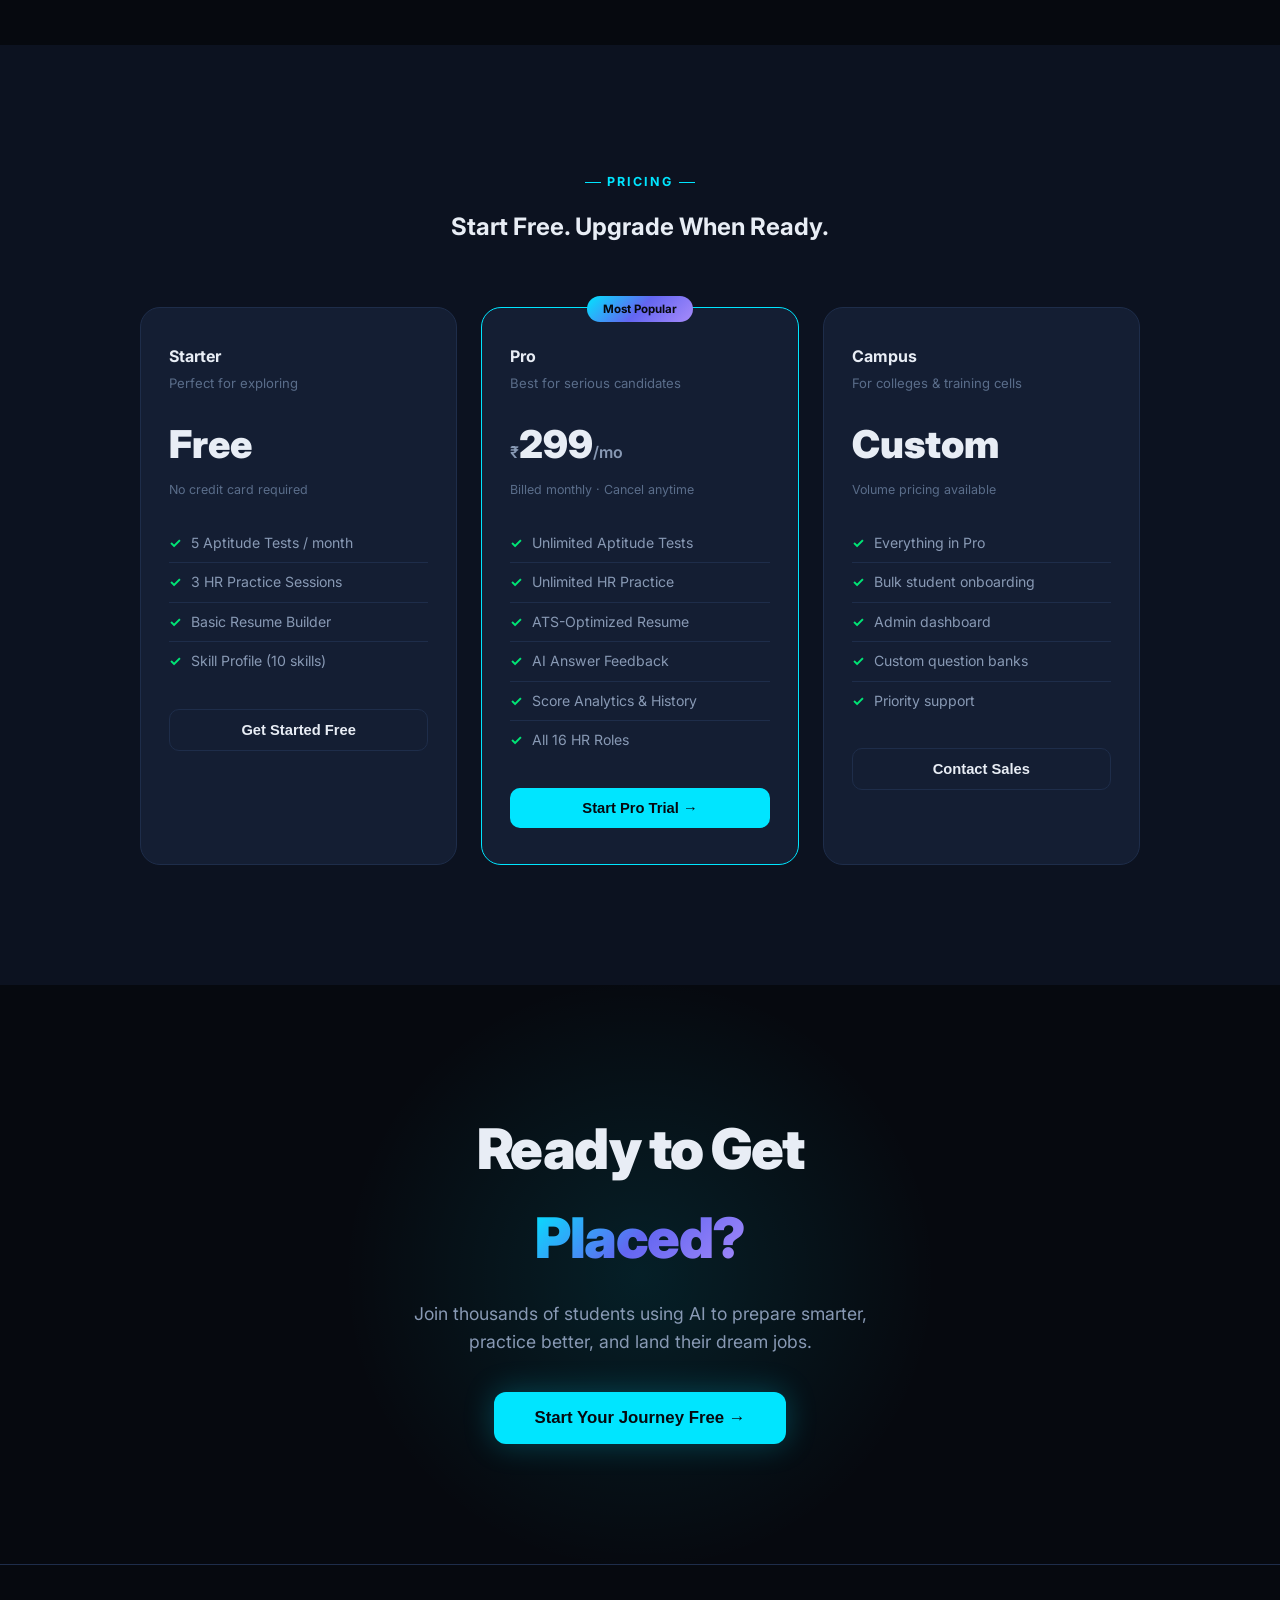
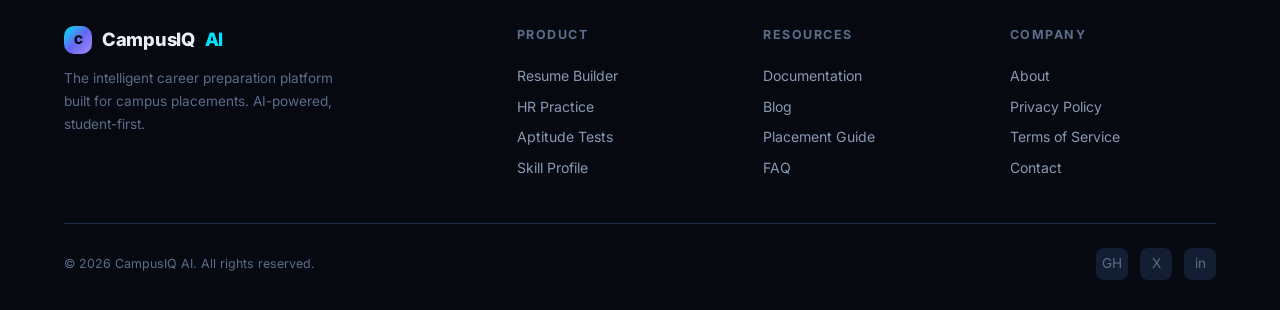
<file: frontend/landing.html>
<!DOCTYPE html>
<html lang="en">
<head>
<meta charset="UTF-8"/>
<meta name="viewport" content="width=device-width,initial-scale=1"/>
<title>CampusIQ AI — Placement Intelligence Platform</title>
<link href="https://fonts.googleapis.com/css2?family=Inter:wght@300;400;500;600;700;800;900&family=JetBrains+Mono:wght@400;500;600&display=swap" rel="stylesheet"/>
<style>
:root{
  --bg:#06090f;--bg2:#0c1220;--bg3:#111a2e;
  --surface:#141e33;--surface2:#1a2744;
  --border:#1e2d4a;--border2:#253654;
  --text:#e8edf5;--text2:#8899b4;--text3:#5a6d8a;
  --cyan:#00e5ff;--cyan2:#00bcd4;--cyan-glow:rgba(0,229,255,.15);
  --gold:#ffb74d;--gold2:#ffa726;--gold-glow:rgba(255,183,77,.12);
  --indigo:#6366f1;--indigo2:#818cf8;
  --red:#ff5252;--green:#00e676;
  --grad1:linear-gradient(135deg,#00e5ff 0%,#6366f1 50%,#a78bfa 100%);
  --grad2:linear-gradient(135deg,#0c1220 0%,#111a2e 100%);
  --font:'Inter',system-ui,sans-serif;--mono:'JetBrains Mono',monospace;
}
*{margin:0;padding:0;box-sizing:border-box}
html{scroll-behavior:smooth;overflow-x:hidden}
body{font-family:var(--font);background:var(--bg);color:var(--text);line-height:1.6;-webkit-font-smoothing:antialiased}
a{text-decoration:none;color:inherit}
.container{max-width:1200px;margin:0 auto;padding:0 24px}

/* ═══════════ NAV ═══════════ */
nav{position:fixed;top:0;left:0;right:0;z-index:100;padding:16px 0;transition:all .3s;backdrop-filter:blur(20px);background:rgba(6,9,15,.7);border-bottom:1px solid transparent}
nav.scrolled{border-bottom-color:var(--border);background:rgba(6,9,15,.92)}
nav .container{display:flex;align-items:center;justify-content:space-between}
.nav-brand{display:flex;align-items:center;gap:10px;font-weight:800;font-size:1.15rem;letter-spacing:-.3px}
.nav-brand .brand-mark{width:32px;height:32px;border-radius:10px;background:var(--grad1);display:flex;align-items:center;justify-content:center;font-size:.85rem;font-weight:900;color:#06090f}
.nav-links{display:flex;gap:32px;align-items:center}
.nav-links a{font-size:.88rem;font-weight:500;color:var(--text2);transition:color .2s;position:relative}
.nav-links a:hover{color:var(--text)}
.nav-links a::after{content:'';position:absolute;bottom:-4px;left:0;width:0;height:2px;background:var(--cyan);transition:width .3s}
.nav-links a:hover::after{width:100%}
.nav-cta{padding:8px 20px;border-radius:8px;background:var(--text);color:var(--bg);font-size:.85rem;font-weight:600;transition:all .2s;border:none;cursor:pointer}
.nav-cta:hover{transform:translateY(-1px);box-shadow:0 4px 20px rgba(232,237,245,.2)}
.nav-mobile{display:none;background:none;border:none;color:var(--text);font-size:1.4rem;cursor:pointer}

/* ═══════════ HERO ═══════════ */
.hero{min-height:100vh;display:flex;align-items:center;position:relative;overflow:hidden;padding:120px 0 80px}
.hero-bg{position:absolute;inset:0;z-index:0}
.hero-orb{position:absolute;border-radius:50%;filter:blur(80px);opacity:.4;animation:orbFloat 8s ease-in-out infinite}
.hero-orb-1{width:500px;height:500px;background:radial-gradient(circle,rgba(0,229,255,.3),transparent 70%);top:-10%;right:-5%;animation-delay:0s}
.hero-orb-2{width:400px;height:400px;background:radial-gradient(circle,rgba(99,102,241,.25),transparent 70%);bottom:0;left:-8%;animation-delay:3s}
.hero-orb-3{width:300px;height:300px;background:radial-gradient(circle,rgba(255,183,77,.15),transparent 70%);top:40%;left:50%;animation-delay:5s}
@keyframes orbFloat{0%,100%{transform:translate(0,0) scale(1)}33%{transform:translate(30px,-20px) scale(1.05)}66%{transform:translate(-20px,15px) scale(.95)}}
.hero-grid{position:absolute;inset:0;background-image:linear-gradient(var(--border) 1px,transparent 1px),linear-gradient(90deg,var(--border) 1px,transparent 1px);background-size:60px 60px;opacity:.15;mask-image:radial-gradient(ellipse at center,black 30%,transparent 70%)}
.hero .container{position:relative;z-index:1;text-align:center}
.hero-badge{display:inline-flex;align-items:center;gap:8px;padding:6px 18px 6px 8px;border-radius:40px;background:var(--surface);border:1px solid var(--border);font-size:.82rem;font-weight:500;color:var(--text2);margin-bottom:28px;animation:fadeUp .8s ease-out}
.hero-badge .badge-dot{width:8px;height:8px;border-radius:50%;background:var(--green);animation:pulse-dot 2s infinite}
@keyframes pulse-dot{0%,100%{opacity:1;transform:scale(1)}50%{opacity:.5;transform:scale(.8)}}
.hero h1{font-size:clamp(2.8rem,6.5vw,5rem);font-weight:900;line-height:1.05;letter-spacing:-2px;margin-bottom:20px;animation:fadeUp .8s ease-out .1s both}
.hero h1 .grad{background:var(--grad1);-webkit-background-clip:text;-webkit-text-fill-color:transparent;background-clip:text}
.hero .hero-sub{font-size:clamp(1rem,1.8vw,1.25rem);color:var(--text2);max-width:620px;margin:0 auto 40px;line-height:1.7;animation:fadeUp .8s ease-out .2s both}
@keyframes fadeUp{from{opacity:0;transform:translateY(24px)}to{opacity:1;transform:translateY(0)}}
.hero-actions{display:flex;gap:14px;justify-content:center;animation:fadeUp .8s ease-out .3s both}
.btn-hero{padding:14px 32px;border-radius:12px;font-size:1rem;font-weight:700;border:none;cursor:pointer;transition:all .25s;display:inline-flex;align-items:center;gap:8px}
.btn-hero-primary{background:var(--cyan);color:var(--bg);box-shadow:0 0 30px rgba(0,229,255,.25)}
.btn-hero-primary:hover{transform:translateY(-2px);box-shadow:0 0 50px rgba(0,229,255,.4)}
.btn-hero-secondary{background:var(--surface);color:var(--text);border:1px solid var(--border)}
.btn-hero-secondary:hover{border-color:var(--cyan);transform:translateY(-2px)}
.hero-metrics{display:flex;gap:48px;justify-content:center;margin-top:60px;animation:fadeUp .8s ease-out .4s both}
.hero-metric{text-align:center}
.hero-metric .num{font-size:1.6rem;font-weight:800;color:var(--text)}
.hero-metric .num .cyan{color:var(--cyan)}
.hero-metric .label{font-size:.78rem;color:var(--text3);font-weight:500;margin-top:2px}
.hero-visual{margin-top:60px;position:relative;animation:fadeUp .8s ease-out .5s both}
.hero-card{background:var(--surface);border:1px solid var(--border);border-radius:20px;padding:32px;max-width:800px;margin:0 auto;position:relative;overflow:hidden}
.hero-card::before{content:'';position:absolute;top:0;left:0;right:0;height:1px;background:linear-gradient(90deg,transparent,var(--cyan),transparent)}
.hero-card-header{display:flex;align-items:center;gap:12px;margin-bottom:20px}
.hero-card-dots{display:flex;gap:6px}
.hero-card-dots span{width:10px;height:10px;border-radius:50%}
.hero-card-dots span:nth-child(1){background:#ff5f57}
.hero-card-dots span:nth-child(2){background:#febc2e}
.hero-card-dots span:nth-child(3){background:#28c840}
.hero-card-title{font-size:.78rem;color:var(--text3);font-family:var(--mono)}
.hero-card-content{display:grid;grid-template-columns:1fr 1fr 1fr;gap:16px}
.hero-card-stat{background:var(--bg2);border-radius:12px;padding:16px;text-align:center;border:1px solid var(--border)}
.hero-card-stat .stat-val{font-size:1.4rem;font-weight:800;background:var(--grad1);-webkit-background-clip:text;-webkit-text-fill-color:transparent}
.hero-card-stat .stat-lbl{font-size:.72rem;color:var(--text3);margin-top:4px}
.hero-card-bar{margin-top:16px;background:var(--bg2);border-radius:8px;height:6px;overflow:hidden}
.hero-card-bar-fill{height:100%;border-radius:8px;background:var(--grad1);animation:barGrow 2s ease-out 1s both;width:0}
@keyframes barGrow{to{width:87%}}

/* ═══════════ TRUSTED BY ═══════════ */
.trusted{padding:60px 0;border-top:1px solid var(--border);border-bottom:1px solid var(--border);background:var(--bg)}
.trusted .container{text-align:center}
.trusted p{font-size:.78rem;color:var(--text3);text-transform:uppercase;letter-spacing:3px;font-weight:600;margin-bottom:28px}
.trusted-logos{display:flex;justify-content:center;align-items:center;gap:48px;flex-wrap:wrap;opacity:.4}
.trusted-logos span{font-size:1.1rem;font-weight:700;color:var(--text2);letter-spacing:1px}

/* ═══════════ WHAT WE DO ═══════════ */
.showcase{padding:120px 0;position:relative}
.showcase .container{display:grid;grid-template-columns:1fr 1fr;gap:80px;align-items:center}
.showcase-label{display:inline-flex;align-items:center;gap:6px;font-size:.78rem;font-weight:700;color:var(--cyan);text-transform:uppercase;letter-spacing:2px;margin-bottom:16px}
.showcase-label::before{content:'';width:20px;height:2px;background:var(--cyan)}
.showcase h2{font-size:clamp(2rem,4vw,2.8rem);font-weight:800;line-height:1.15;letter-spacing:-1px;margin-bottom:20px}
.showcase p{color:var(--text2);font-size:1.05rem;line-height:1.8;margin-bottom:20px}
.showcase-features{display:flex;flex-direction:column;gap:16px;margin-top:28px}
.showcase-feat{display:flex;align-items:flex-start;gap:14px;padding:16px;border-radius:12px;border:1px solid var(--border);transition:all .3s}
.showcase-feat:hover{border-color:var(--cyan);background:rgba(0,229,255,.03)}
.showcase-feat-icon{width:40px;height:40px;border-radius:10px;display:flex;align-items:center;justify-content:center;font-size:1.1rem;flex-shrink:0}
.showcase-feat h4{font-size:.92rem;font-weight:700;margin-bottom:2px}
.showcase-feat p{font-size:.82rem;color:var(--text3);margin:0;line-height:1.5}
.showcase-visual{position:relative}
.showcase-mock{background:var(--surface);border:1px solid var(--border);border-radius:20px;overflow:hidden;position:relative}
.showcase-mock::after{content:'';position:absolute;inset:0;border-radius:20px;box-shadow:inset 0 0 60px rgba(0,229,255,.05);pointer-events:none}
.mock-header{padding:16px 20px;border-bottom:1px solid var(--border);display:flex;align-items:center;gap:10px}
.mock-header span{width:8px;height:8px;border-radius:50%}
.mock-header span:nth-child(1){background:#ff5f57}
.mock-header span:nth-child(2){background:#febc2e}
.mock-header span:nth-child(3){background:#28c840}
.mock-header .mock-title{margin-left:auto;font-size:.72rem;color:var(--text3);font-family:var(--mono)}
.mock-body{padding:24px}
.mock-chat{display:flex;flex-direction:column;gap:12px}
.mock-msg{max-width:80%;padding:12px 16px;border-radius:14px;font-size:.85rem;line-height:1.5}
.mock-msg.ai{background:var(--bg2);border:1px solid var(--border);align-self:flex-start;border-bottom-left-radius:4px}
.mock-msg.user{background:var(--indigo);color:#fff;align-self:flex-end;border-bottom-right-radius:4px}
.mock-typing{display:flex;gap:4px;align-self:flex-start;padding:12px 16px;background:var(--bg2);border:1px solid var(--border);border-radius:14px;border-bottom-left-radius:4px}
.mock-typing span{width:6px;height:6px;border-radius:50%;background:var(--text3);animation:typeBounce .6s ease-in-out infinite}
.mock-typing span:nth-child(2){animation-delay:.1s}
.mock-typing span:nth-child(3){animation-delay:.2s}
@keyframes typeBounce{0%,100%{transform:translateY(0);opacity:.4}50%{transform:translateY(-6px);opacity:1}}

/* ═══════════ FEATURES ═══════════ */
.features{padding:120px 0;background:var(--bg2);position:relative}
.features::before{content:'';position:absolute;top:0;left:0;right:0;height:1px;background:linear-gradient(90deg,transparent,var(--border),transparent)}
.features .section-header{text-align:center;margin-bottom:60px}
.section-eyebrow{display:inline-flex;align-items:center;gap:6px;font-size:.78rem;font-weight:700;color:var(--cyan);text-transform:uppercase;letter-spacing:2px;margin-bottom:16px}
.section-eyebrow::before,.section-eyebrow::after{content:'';width:16px;height:1.5px;background:var(--cyan)}
.features h2{font-size:clamp(2rem,4vw,2.8rem);font-weight:800;letter-spacing:-1px}
.features-grid{display:grid;grid-template-columns:repeat(3,1fr);gap:20px}
.feat-card{background:var(--surface);border:1px solid var(--border);border-radius:16px;padding:32px 28px;transition:all .3s;position:relative;overflow:hidden}
.feat-card::before{content:'';position:absolute;top:0;left:0;right:0;height:2px;background:var(--grad1);transform:scaleX(0);transition:transform .4s;transform-origin:left}
.feat-card:hover::before{transform:scaleX(1)}
.feat-card:hover{border-color:var(--border2);transform:translateY(-4px);box-shadow:0 20px 50px rgba(0,0,0,.3)}
.feat-icon{width:48px;height:48px;border-radius:12px;display:flex;align-items:center;justify-content:center;font-size:1.3rem;margin-bottom:18px}
.feat-card h3{font-size:1.05rem;font-weight:700;margin-bottom:8px}
.feat-card p{font-size:.88rem;color:var(--text2);line-height:1.7}
.feat-card .feat-tag{display:inline-block;margin-top:14px;padding:4px 10px;border-radius:6px;font-size:.72rem;font-weight:600;background:rgba(0,229,255,.08);color:var(--cyan)}

/* ═══════════ HOW IT WORKS ═══════════ */
.how{padding:120px 0;position:relative}
.how .section-header{text-align:center;margin-bottom:70px}
.steps{display:grid;grid-template-columns:repeat(4,1fr);gap:24px;position:relative}
.steps::before{content:'';position:absolute;top:40px;left:12.5%;right:12.5%;height:2px;background:linear-gradient(90deg,var(--cyan),var(--indigo),var(--gold),var(--cyan));opacity:.3}
.step{text-align:center;position:relative}
.step-num{width:56px;height:56px;border-radius:50%;display:flex;align-items:center;justify-content:center;font-size:1.1rem;font-weight:800;margin:0 auto 20px;position:relative;z-index:1;border:2px solid var(--border);background:var(--bg);transition:all .3s}
.step:hover .step-num{border-color:var(--cyan);box-shadow:0 0 30px rgba(0,229,255,.2)}
.step h3{font-size:1rem;font-weight:700;margin-bottom:8px}
.step p{font-size:.85rem;color:var(--text3);line-height:1.6;max-width:200px;margin:0 auto}

/* ═══════════ METRICS ═══════════ */
.metrics{padding:100px 0;background:var(--bg2);border-top:1px solid var(--border);border-bottom:1px solid var(--border)}
.metrics .container{display:grid;grid-template-columns:repeat(4,1fr);gap:24px}
.metric{text-align:center;padding:32px 16px;background:var(--surface);border:1px solid var(--border);border-radius:16px;transition:all .3s}
.metric:hover{border-color:var(--cyan);transform:translateY(-4px)}
.metric .metric-val{font-size:2.4rem;font-weight:900;background:var(--grad1);-webkit-background-clip:text;-webkit-text-fill-color:transparent;line-height:1.2}
.metric .metric-label{font-size:.82rem;color:var(--text3);margin-top:6px;font-weight:500}

/* ═══════════ TESTIMONIALS ═══════════ */
.testimonials{padding:120px 0}
.testimonials .section-header{text-align:center;margin-bottom:60px}
.testi-grid{display:grid;grid-template-columns:repeat(3,1fr);gap:20px}
.testi{background:var(--surface);border:1px solid var(--border);border-radius:16px;padding:28px;transition:all .3s;position:relative}
.testi:hover{border-color:var(--border2);transform:translateY(-4px)}
.testi::before{content:'"';position:absolute;top:16px;right:24px;font-size:4rem;font-weight:900;line-height:1;background:linear-gradient(135deg,rgba(0,229,255,.15),rgba(99,102,241,.1));-webkit-background-clip:text;-webkit-text-fill-color:transparent;background-clip:text}
.testi-stars{color:var(--gold);font-size:.85rem;margin-bottom:12px;letter-spacing:2px}
.testi p{font-size:.9rem;color:var(--text2);line-height:1.7;margin-bottom:20px;font-style:italic}
.testi-author{display:flex;align-items:center;gap:12px}
.testi-avatar{width:40px;height:40px;border-radius:50%;display:flex;align-items:center;justify-content:center;font-weight:700;font-size:.85rem;color:var(--bg)}
.testi-name{font-weight:700;font-size:.88rem}
.testi-role{font-size:.75rem;color:var(--text3)}

/* ═══════════ PRICING ═══════════ */
.pricing{padding:120px 0;background:var(--bg2)}
.pricing .section-header{text-align:center;margin-bottom:60px}
.pricing-grid{display:grid;grid-template-columns:repeat(3,1fr);gap:24px;max-width:1000px;margin:0 auto}
.price-card{background:var(--surface);border:1px solid var(--border);border-radius:20px;padding:36px 28px;transition:all .3s;position:relative}
.price-card.featured{border-color:var(--cyan);transform:scale(1.03)}
.price-card.featured::before{content:'Most Popular';position:absolute;top:-12px;left:50%;transform:translateX(-50%);padding:4px 16px;border-radius:20px;background:var(--grad1);color:var(--bg);font-size:.72rem;font-weight:700;white-space:nowrap}
.price-card:hover{transform:translateY(-4px);box-shadow:0 20px 50px rgba(0,0,0,.3)}
.price-card.featured:hover{transform:scale(1.03) translateY(-4px)}
.price-name{font-size:1rem;font-weight:700;margin-bottom:4px}
.price-desc{font-size:.82rem;color:var(--text3);margin-bottom:20px}
.price-val{font-size:2.4rem;font-weight:900;margin-bottom:4px}
.price-val .curr{font-size:1rem;font-weight:600;color:var(--text2)}
.price-period{font-size:.78rem;color:var(--text3);margin-bottom:24px}
.price-features{list-style:none;margin-bottom:28px}
.price-features li{padding:8px 0;font-size:.88rem;color:var(--text2);display:flex;align-items:center;gap:10px;border-bottom:1px solid var(--border)}
.price-features li:last-child{border-bottom:none}
.price-features .check{color:var(--green);font-weight:700}
.price-btn{width:100%;padding:12px;border-radius:10px;font-size:.92rem;font-weight:700;cursor:pointer;transition:all .2s;border:none}
.price-btn-primary{background:var(--cyan);color:var(--bg)}
.price-btn-primary:hover{box-shadow:0 0 30px rgba(0,229,255,.3)}
.price-btn-outline{background:transparent;color:var(--text);border:1.5px solid var(--border)}
.price-btn-outline:hover{border-color:var(--cyan)}

/* ═══════════ FINAL CTA ═══════════ */
.final-cta{padding:120px 0;text-align:center;position:relative;overflow:hidden}
.final-cta::before{content:'';position:absolute;top:50%;left:50%;transform:translate(-50%,-50%);width:600px;height:600px;border-radius:50%;background:radial-gradient(circle,rgba(0,229,255,.1),transparent 70%);pointer-events:none}
.final-cta h2{font-size:clamp(2.2rem,5vw,3.5rem);font-weight:900;letter-spacing:-1.5px;margin-bottom:16px}
.final-cta p{color:var(--text2);font-size:1.1rem;max-width:500px;margin:0 auto 36px}
.final-cta .btn-hero{font-size:1.05rem;padding:16px 40px}

/* ═══════════ FOOTER ═══════════ */
footer{border-top:1px solid var(--border);padding:60px 0 30px;background:var(--bg)}
.footer-grid{display:grid;grid-template-columns:2fr 1fr 1fr 1fr;gap:40px;margin-bottom:40px}
.footer-brand p{color:var(--text3);font-size:.85rem;line-height:1.7;margin-top:12px;max-width:280px}
.footer-col h4{font-size:.78rem;font-weight:700;color:var(--text3);text-transform:uppercase;letter-spacing:1.5px;margin-bottom:16px}
.footer-col a{display:block;font-size:.88rem;color:var(--text2);padding:4px 0;transition:color .2s}
.footer-col a:hover{color:var(--cyan)}
.footer-bottom{border-top:1px solid var(--border);padding-top:24px;display:flex;justify-content:space-between;align-items:center}
.footer-bottom p{font-size:.78rem;color:var(--text3)}
.footer-bottom .social{display:flex;gap:12px}
.footer-bottom .social a{width:32px;height:32px;border-radius:8px;background:var(--surface);display:flex;align-items:center;justify-content:center;font-size:.85rem;color:var(--text3);transition:all .2s}
.footer-bottom .social a:hover{background:var(--cyan);color:var(--bg)}

/* ═══════════ ANIMATIONS ═══════════ */
.reveal{opacity:0;transform:translateY(40px);transition:all .7s cubic-bezier(.16,1,.3,1)}
.reveal.visible{opacity:1;transform:translateY(0)}
.reveal-delay-1{transition-delay:.1s}
.reveal-delay-2{transition-delay:.2s}
.reveal-delay-3{transition-delay:.3s}

/* ═══════════ RESPONSIVE ═══════════ */
@media(max-width:1024px){
  .features-grid{grid-template-columns:repeat(2,1fr)}
  .steps{grid-template-columns:repeat(2,1fr);gap:32px}
  .steps::before{display:none}
  .showcase .container{grid-template-columns:1fr;gap:40px}
  .pricing-grid{grid-template-columns:1fr;max-width:400px}
  .footer-grid{grid-template-columns:1fr 1fr}
}
@media(max-width:768px){
  .nav-links{display:none}
  .nav-mobile{display:block}
  .hero h1{letter-spacing:-1px}
  .hero-metrics{gap:24px}
  .hero-card-content{grid-template-columns:1fr}
  .features-grid,.testi-grid{grid-template-columns:1fr}
  .metrics .container{grid-template-columns:repeat(2,1fr)}
  .steps{grid-template-columns:1fr}
  .footer-grid{grid-template-columns:1fr}
  .footer-bottom{flex-direction:column;gap:16px;text-align:center}
}
</style>
</head>
<body>

<!-- ═══════════ NAV ═══════════ -->
<nav id="nav">
  <div class="container">
    <a class="nav-brand" href="#">
      <div class="brand-mark">C</div>
      CampusIQ <span style="color:var(--cyan)">AI</span>
    </a>
    <div class="nav-links">
      <a href="#features">Features</a>
      <a href="#how">How It Works</a>
      <a href="#pricing">Pricing</a>
      <a href="#testimonials">Reviews</a>
      <button class="nav-cta">Get Started</button>
    </div>
    <button class="nav-mobile" onclick="document.querySelector('.nav-links').style.display=document.querySelector('.nav-links').style.display==='flex'?'none':'flex'">☰</button>
  </div>
</nav>

<!-- ═══════════ HERO ═══════════ -->
<section class="hero">
  <div class="hero-bg">
    <div class="hero-orb hero-orb-1"></div>
    <div class="hero-orb hero-orb-2"></div>
    <div class="hero-orb hero-orb-3"></div>
    <div class="hero-grid"></div>
  </div>
  <div class="container">
    <div class="hero-badge"><span class="badge-dot"></span>AI-Powered Career Platform — Now Live</div>
    <h1>Ace Your Campus<br>Placements with <span class="grad">AI Intelligence</span></h1>
    <p class="hero-sub">From resume building to virtual HR interviews and aptitude practice — one intelligent platform that adapts to your goals and gets you placed.</p>
    <div class="hero-actions">
      <button class="btn-hero btn-hero-primary">Start Free →</button>
      <button class="btn-hero btn-hero-secondary">See How It Works</button>
    </div>
    <div class="hero-metrics">
      <div class="hero-metric"><div class="num">160<span class="cyan">+</span></div><div class="label">Aptitude Questions</div></div>
      <div class="hero-metric"><div class="num">16</div><div class="label">HR Role Profiles</div></div>
      <div class="hero-metric"><div class="num">130<span class="cyan">+</span></div><div class="label">Skills Tracked</div></div>
      <div class="hero-metric"><div class="num">24<span class="cyan">/7</span></div><div class="label">AI Availability</div></div>
    </div>
    <div class="hero-visual">
      <div class="hero-card">
        <div class="hero-card-header">
          <div class="hero-card-dots"><span></span><span></span><span></span></div>
          <div class="hero-card-title">campusiq-ai / dashboard</div>
        </div>
        <div class="hero-card-content">
          <div class="hero-card-stat"><div class="stat-val">87%</div><div class="stat-lbl">Aptitude Score</div></div>
          <div class="hero-card-stat"><div class="stat-val">92%</div><div class="stat-lbl">Interview Rating</div></div>
          <div class="hero-card-stat"><div class="stat-val">4.8</div><div class="stat-lbl">Profile Strength</div></div>
        </div>
        <div class="hero-card-bar"><div class="hero-card-bar-fill"></div></div>
      </div>
    </div>
  </div>
</section>

<!-- ═══════════ TRUSTED BY ═══════════ -->
<section class="trusted">
  <div class="container">
    <p>Trusted by students from top institutions</p>
    <div class="trusted-logos">
      <span>IIT Delhi</span><span>NIT Trichy</span><span>VIT Vellore</span><span>SRM</span><span>IIIT Hyderabad</span><span>Bits Pilani</span>
    </div>
  </div>
</section>

<!-- ═══════════ WHAT WE DO ═══════════ -->
<section class="showcase">
  <div class="container">
    <div class="reveal">
      <div class="showcase-label">What We Do</div>
      <h2>Your AI Career<br>Coach, Always Ready</h2>
      <p>CampusIQ AI combines intelligent resume building, realistic HR interview simulation, and comprehensive aptitude training — all personalized to your target role and skill level.</p>
      <div class="showcase-features">
        <div class="showcase-feat">
          <div class="showcase-feat-icon" style="background:var(--cyan-glow);color:var(--cyan)">📄</div>
          <div><h4>ATS-Optimized Resume Builder</h4><p>Generate professional resumes that pass Applicant Tracking Systems. Smart suggestions based on your skills and experience.</p></div>
        </div>
        <div class="showcase-feat">
          <div class="showcase-feat-icon" style="background:rgba(99,102,241,.12);color:var(--indigo)">🎤</div>
          <div><h4>Virtual HR Interview Practice</h4><p>Face an AI interviewer that adapts to your role. Real-time answer analysis, confidence scoring, and detailed feedback.</p></div>
        </div>
        <div class="showcase-feat">
          <div class="showcase-feat-icon" style="background:var(--gold-glow);color:var(--gold)">🧠</div>
          <div><h4>Smart Aptitude Engine</h4><p>160+ questions across 4 categories with topic filtering, difficulty levels, timed tests, and detailed explanations.</p></div>
        </div>
      </div>
    </div>
    <div class="showcase-visual reveal reveal-delay-2">
      <div class="showcase-mock">
        <div class="mock-header">
          <span></span><span></span><span></span>
          <div class="mock-title">AI Interview Simulator</div>
        </div>
        <div class="mock-body">
          <div class="mock-chat">
            <div class="mock-msg ai">Tell me about yourself and why you're interested in this role at our company.</div>
            <div class="mock-msg user">I'm a CS graduate passionate about full-stack development. I've built 3 projects using React and Node.js...</div>
            <div class="mock-msg ai">Great! Can you walk me through a challenging project you've worked on?</div>
            <div class="mock-typing"><span></span><span></span><span></span></div>
          </div>
        </div>
      </div>
    </div>
  </div>
</section>

<!-- ═══════════ FEATURES ═══════════ -->
<section class="features" id="features">
  <div class="container">
    <div class="section-header reveal">
      <div class="section-eyebrow">Features</div>
      <h2>Everything You Need,<br>Nothing You Don't</h2>
    </div>
    <div class="features-grid">
      <div class="feat-card reveal">
        <div class="feat-icon" style="background:var(--cyan-glow);color:var(--cyan)">🎯</div>
        <h3>Role-Based Preparation</h3>
        <p>Choose from 16 job roles. Every question, tip, and feedback is tailored to your target position.</p>
        <div class="feat-tag">16 Roles</div>
      </div>
      <div class="feat-card reveal reveal-delay-1">
        <div class="feat-icon" style="background:rgba(99,102,241,.12);color:var(--indigo)">📊</div>
        <h3>Score Analytics</h3>
        <p>Track your progress with detailed score breakdowns, time analytics, and improvement trends.</p>
        <div class="feat-tag">Real-time</div>
      </div>
      <div class="feat-card reveal reveal-delay-2">
        <div class="feat-icon" style="background:var(--gold-glow);color:var(--gold)">⏱️</div>
        <h3>Timed Challenge Mode</h3>
        <p>30-minute aptitude tests with per-question countdown. Simulates real placement test pressure.</p>
        <div class="feat-tag">30 Min</div>
      </div>
      <div class="feat-card reveal">
        <div class="feat-icon" style="background:rgba(0,230,118,.1);color:var(--green)">🛡️</div>
        <h3>Cheat Detection</h3>
        <p>14-point integrity monitoring. Tab switches, copy-paste, keyboard shortcuts — all tracked.</p>
        <div class="feat-tag">14 Checks</div>
      </div>
      <div class="feat-card reveal reveal-delay-1">
        <div class="feat-icon" style="background:rgba(255,82,82,.1);color:var(--red)">💡</div>
        <h3>Smart Feedback</h3>
        <p>AI analyzes your interview answers for structure, confidence, relevance, and keyword coverage.</p>
        <div class="feat-tag">AI-Powered</div>
      </div>
      <div class="feat-card reveal reveal-delay-2">
        <div class="feat-icon" style="background:rgba(161,140,209,.12);color:#a18cd1">🔐</div>
        <h3>Enterprise Security</h3>
        <p>JWT authentication, rate limiting, CSP headers, input validation. Production-grade from day one.</p>
        <div class="feat-tag">SOC Ready</div>
      </div>
    </div>
  </div>
</section>

<!-- ═══════════ HOW IT WORKS ═══════════ -->
<section class="how" id="how">
  <div class="container">
    <div class="section-header reveal">
      <div class="section-eyebrow">How It Works</div>
      <h2>From Sign-Up to Placement<br>in Four Steps</h2>
    </div>
    <div class="steps">
      <div class="step reveal">
        <div class="step-num">01</div>
        <h3>Create Profile</h3>
        <p>Add your skills, education, and career goals. Our AI builds your personalized roadmap.</p>
      </div>
      <div class="step reveal reveal-delay-1">
        <div class="step-num">02</div>
        <h3>Build Resume</h3>
        <p>Generate an ATS-optimized resume with smart suggestions and professional templates.</p>
      </div>
      <div class="step reveal reveal-delay-2">
        <div class="step-num">03</div>
        <h3>Practice & Learn</h3>
        <p>Take aptitude tests, practice HR interviews, and get real-time AI feedback on every answer.</p>
      </div>
      <div class="step reveal reveal-delay-3">
        <div class="step-num">04</div>
        <h3>Get Placed</h3>
        <p>Walk into your campus interview fully prepared. Track your scores and confidence over time.</p>
      </div>
    </div>
  </div>
</section>

<!-- ═══════════ METRICS ═══════════ -->
<section class="metrics">
  <div class="container">
    <div class="metric reveal"><div class="metric-val">10K+</div><div class="metric-label">Students Preparing</div></div>
    <div class="metric reveal reveal-delay-1"><div class="metric-val">87%</div><div class="metric-label">Improvement Rate</div></div>
    <div class="metric reveal reveal-delay-2"><div class="metric-val">4.8★</div><div class="metric-label">Average Rating</div></div>
    <div class="metric reveal reveal-delay-3"><div class="metric-val">2.4x</div><div class="metric-label">Faster Preparation</div></div>
  </div>
</section>

<!-- ═══════════ TESTIMONIALS ═══════════ -->
<section class="testimonials" id="testimonials">
  <div class="container">
    <div class="section-header reveal">
      <div class="section-eyebrow">Testimonials</div>
      <h2>Students Love CampusIQ</h2>
    </div>
    <div class="testi-grid">
      <div class="testi reveal">
        <div class="testi-stars">★★★★★</div>
        <p>"The HR interview practice was a game-changer. The AI asked exactly the kind of questions I got in my TCS interview. Got placed on day one!"</p>
        <div class="testi-author">
          <div class="testi-avatar" style="background:var(--grad1)">R</div>
          <div><div class="testi-name">Rahul Sharma</div><div class="testi-role">Placed at TCS — ₹7.2 LPA</div></div>
        </div>
      </div>
      <div class="testi reveal reveal-delay-1">
        <div class="testi-stars">★★★★★</div>
        <p>"The aptitude tests with the 30-second timer per question trained me under real pressure. Scored 92% in my Infosys written test."</p>
        <div class="testi-author">
          <div class="testi-avatar" style="background:linear-gradient(135deg,#f59e0b,#ef4444)">P</div>
          <div><div class="testi-name">Priya Menon</div><div class="testi-role">Placed at Infosys — ₹6.5 LPA</div></div>
        </div>
      </div>
      <div class="testi reveal reveal-delay-2">
        <div class="testi-stars">★★★★★</div>
        <p>"Resume builder saved me days of work. The skill catalog with logos and the ATS check gave me confidence before every application."</p>
        <div class="testi-author">
          <div class="testi-avatar" style="background:linear-gradient(135deg,#10b981,#06b6d4)">A</div>
          <div><div class="testi-name">Arjun Kumar</div><div class="testi-role">Placed at Wipro — ₹6.8 LPA</div></div>
        </div>
      </div>
    </div>
  </div>
</section>

<!-- ═══════════ PRICING ═══════════ -->
<section class="pricing" id="pricing">
  <div class="container">
    <div class="section-header reveal">
      <div class="section-eyebrow">Pricing</div>
      <h2>Start Free. Upgrade When Ready.</h2>
    </div>
    <div class="pricing-grid">
      <div class="price-card reveal">
        <div class="price-name">Starter</div>
        <div class="price-desc">Perfect for exploring</div>
        <div class="price-val">Free</div>
        <div class="price-period">No credit card required</div>
        <ul class="price-features">
          <li><span class="check">✓</span> 5 Aptitude Tests / month</li>
          <li><span class="check">✓</span> 3 HR Practice Sessions</li>
          <li><span class="check">✓</span> Basic Resume Builder</li>
          <li><span class="check">✓</span> Skill Profile (10 skills)</li>
        </ul>
        <button class="price-btn price-btn-outline">Get Started Free</button>
      </div>
      <div class="price-card featured reveal reveal-delay-1">
        <div class="price-name">Pro</div>
        <div class="price-desc">Best for serious candidates</div>
        <div class="price-val"><span class="curr">₹</span>299<span class="curr">/mo</span></div>
        <div class="price-period">Billed monthly · Cancel anytime</div>
        <ul class="price-features">
          <li><span class="check">✓</span> Unlimited Aptitude Tests</li>
          <li><span class="check">✓</span> Unlimited HR Practice</li>
          <li><span class="check">✓</span> ATS-Optimized Resume</li>
          <li><span class="check">✓</span> AI Answer Feedback</li>
          <li><span class="check">✓</span> Score Analytics & History</li>
          <li><span class="check">✓</span> All 16 HR Roles</li>
        </ul>
        <button class="price-btn price-btn-primary">Start Pro Trial →</button>
      </div>
      <div class="price-card reveal reveal-delay-2">
        <div class="price-name">Campus</div>
        <div class="price-desc">For colleges & training cells</div>
        <div class="price-val">Custom</div>
        <div class="price-period">Volume pricing available</div>
        <ul class="price-features">
          <li><span class="check">✓</span> Everything in Pro</li>
          <li><span class="check">✓</span> Bulk student onboarding</li>
          <li><span class="check">✓</span> Admin dashboard</li>
          <li><span class="check">✓</span> Custom question banks</li>
          <li><span class="check">✓</span> Priority support</li>
        </ul>
        <button class="price-btn price-btn-outline">Contact Sales</button>
      </div>
    </div>
  </div>
</section>

<!-- ═══════════ FINAL CTA ═══════════ -->
<section class="final-cta">
  <div class="container">
    <h2 class="reveal">Ready to Get<br><span style="background:var(--grad1);-webkit-background-clip:text;-webkit-text-fill-color:transparent;background-clip:text">Placed?</span></h2>
    <p class="reveal reveal-delay-1">Join thousands of students using AI to prepare smarter, practice better, and land their dream jobs.</p>
    <button class="btn-hero btn-hero-primary reveal reveal-delay-2">Start Your Journey Free →</button>
  </div>
</section>

<!-- ═══════════ FOOTER ═══════════ -->
<footer>
  <div class="container">
    <div class="footer-grid">
      <div class="footer-brand">
        <div class="nav-brand"><div class="brand-mark" style="width:28px;height:28px;font-size:.75rem">C</div>CampusIQ <span style="color:var(--cyan)">AI</span></div>
        <p>The intelligent career preparation platform built for campus placements. AI-powered, student-first.</p>
      </div>
      <div class="footer-col">
        <h4>Product</h4>
        <a href="#">Resume Builder</a>
        <a href="#">HR Practice</a>
        <a href="#">Aptitude Tests</a>
        <a href="#">Skill Profile</a>
      </div>
      <div class="footer-col">
        <h4>Resources</h4>
        <a href="#">Documentation</a>
        <a href="#">Blog</a>
        <a href="#">Placement Guide</a>
        <a href="#">FAQ</a>
      </div>
      <div class="footer-col">
        <h4>Company</h4>
        <a href="#">About</a>
        <a href="#">Privacy Policy</a>
        <a href="#">Terms of Service</a>
        <a href="#">Contact</a>
      </div>
    </div>
    <div class="footer-bottom">
      <p>&copy; 2026 CampusIQ AI. All rights reserved.</p>
      <div class="social">
        <a href="#" title="GitHub">GH</a>
        <a href="#" title="Twitter">X</a>
        <a href="#" title="LinkedIn">in</a>
      </div>
    </div>
  </div>
</footer>

<script>
/* Scroll reveal */
const obs=new IntersectionObserver((entries)=>{entries.forEach(e=>{if(e.isIntersecting){e.target.classList.add('visible');obs.unobserve(e.target)}})},{threshold:.15});
document.querySelectorAll('.reveal').forEach(el=>obs.observe(el));

/* Nav scroll */
window.addEventListener('scroll',()=>{document.getElementById('nav').classList.toggle('scrolled',window.scrollY>50)});
</script>

</body>
</html>
</file>
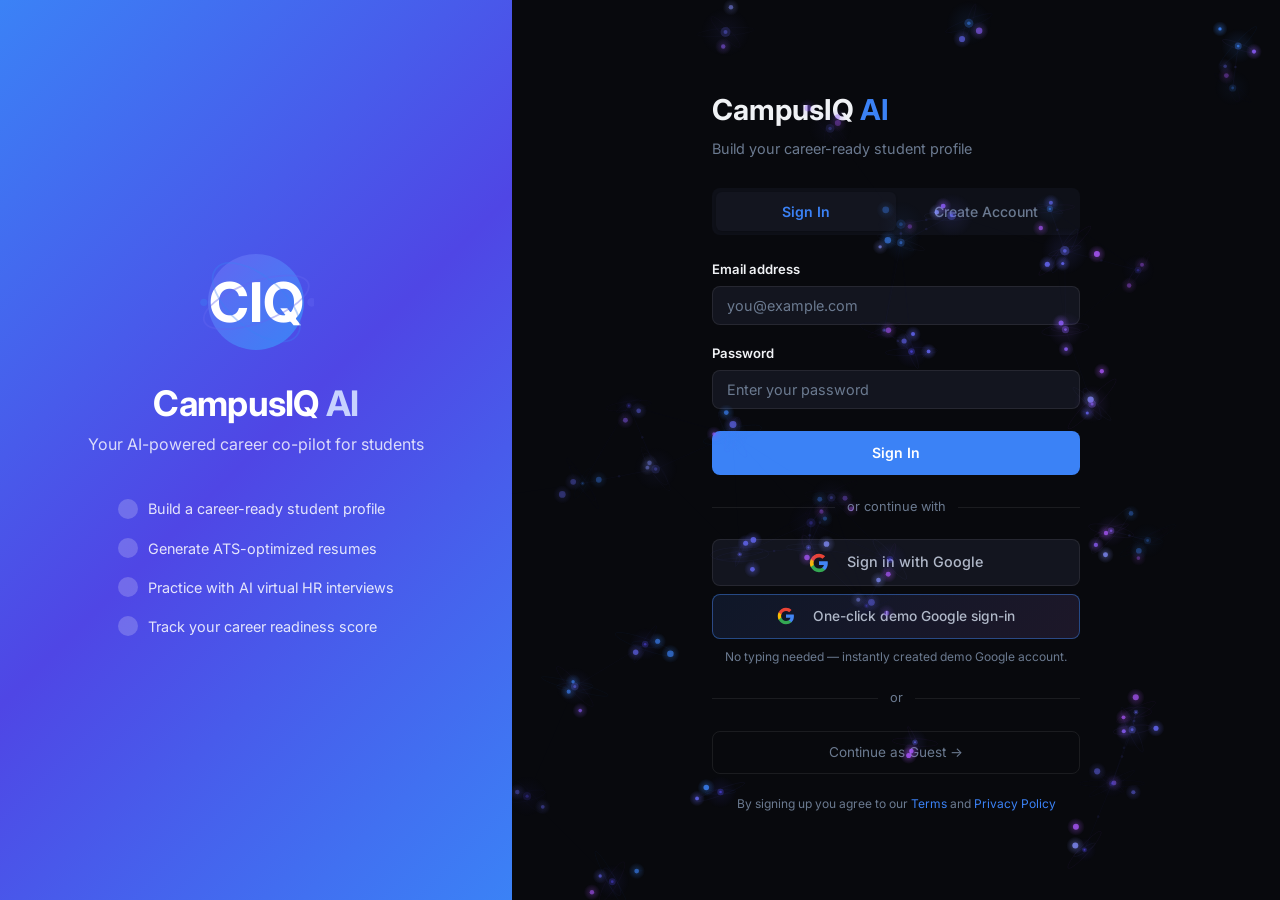
<file: frontend/login.html>
<!doctype html>
<html lang="en">
<head>
  <meta charset="UTF-8" /><meta name="viewport" content="width=device-width, initial-scale=1.0" />
  <title>CampusIQ AI | Login</title>
  <link rel="preconnect" href="https://fonts.googleapis.com" />
  <link rel="preconnect" href="https://fonts.gstatic.com" crossorigin />
  <link href="https://fonts.googleapis.com/css2?family=Inter:wght@400;500;600;700;800&display=swap" rel="stylesheet" />
  <link rel="stylesheet" href="styles.css" />
</head>
<body>
  <canvas id="particle-canvas"></canvas>

  <div class="auth-page">
    <!-- Left: Brand Hero -->
    <div class="auth-hero">
      <div id="hero-avatar"></div>
      <h1>CampusIQ <span style="color:#c7d2fe">AI</span></h1>
      <p>Your AI-powered career co-pilot for students</p>
      <ul class="feature-list">
        <li>Build a career-ready student profile</li>
        <li>Generate ATS-optimized resumes</li>
        <li>Practice with AI virtual HR interviews</li>
        <li>Track your career readiness score</li>
      </ul>
    </div>

    <!-- Right: Auth Panel -->
    <div class="auth-panel">
      <div class="auth-card">
        <div class="brand-lg">CampusIQ <span>AI</span></div>
        <p class="subtitle">Build your career-ready student profile</p>

        <div class="auth-tabs">
          <button class="auth-tab active" data-mode="login">Sign In</button>
          <button class="auth-tab" data-mode="signup">Create Account</button>
        </div>

        <!-- Login Form -->
        <form class="auth-form active" id="login-form" data-mode="login">
          <div class="form-group">
            <label>Email address</label>
            <input type="email" id="login-email" required placeholder="you@example.com" autocomplete="email" />
          </div>
          <div class="form-group">
            <label>Password</label>
            <input type="password" id="login-password" required placeholder="Enter your password" autocomplete="current-password" />
          </div>
          <button class="auth-submit btn-primary" type="submit" id="login-btn">Sign In</button>
          <div class="auth-message" id="login-msg"></div>
        </form>

        <!-- Signup Form -->
        <form class="auth-form" id="signup-form" data-mode="signup">
          <div class="form-group">
            <label>Full name</label>
            <input type="text" id="signup-name" required minlength="2" maxlength="100" placeholder="Gopinath P" autocomplete="name" />
          </div>
          <div class="form-group">
            <label>Email address</label>
            <input type="email" id="signup-email" required placeholder="you@example.com" autocomplete="email" />
          </div>
          <div class="form-group">
            <label>Password</label>
            <input type="password" id="signup-password" required minlength="12" maxlength="72" placeholder="Min 12 characters" autocomplete="new-password" />
            <div class="pw-strength"><div class="pw-strength-fill" id="pw-fill"></div></div>
            <div class="pw-hint" id="pw-hint">Use 12+ characters with letters, numbers, and symbols</div>
          </div>
          <div class="form-group">
            <label>Confirm password</label>
            <input type="password" id="signup-confirm" required placeholder="Re-enter password" autocomplete="new-password" />
          </div>
          <button class="auth-submit btn-primary" type="submit" id="signup-btn">Create Account</button>
          <div class="auth-message" id="signup-msg"></div>
        </form>

        <div class="auth-divider">or continue with</div>

        <!-- Google Sign-In Button -->
        <button class="google-btn" id="google-btn" type="button">
          <svg style="width:20px;height:20px;margin-right:10px" viewBox="0 0 24 24"><path fill="#4285f4" d="M22.56 12.25c0-.78-.07-1.53-.2-2.25H12v4.26h5.92a5.06 5.06 0 0 1-2.2 3.32v2.77h3.57c2.08-1.92 3.28-4.74 3.28-8.1z"/><path fill="#34a853" d="M12 23c2.97 0 5.46-.98 7.28-2.66l-3.57-2.77c-.98.66-2.23 1.06-3.71 1.06-2.86 0-5.29-1.93-6.16-4.53H2.18v2.84C3.99 20.53 7.7 23 12 23z"/><path fill="#fbbc05" d="M5.84 14.09c-.22-.66-.35-1.36-.35-2.09s.13-1.43.35-2.09V7.07H2.18C1.43 8.55 1 10.22 1 12s.43 3.45 1.18 4.93l2.85-2.22.81-.62z"/><path fill="#ea4335" d="M12 5.38c1.62 0 3.06.56 4.21 1.64l3.15-3.15C17.45 2.09 14.97 1 12 1 7.7 1 3.99 3.47 2.18 7.07l3.66 2.84c.87-2.6 3.3-4.53 6.16-4.53z"/></svg>
          Sign in with Google
        </button>
        <button class="google-btn google-btn-quick" id="google-oneclick" type="button">
          <svg style="width:18px;height:18px;margin-right:10px" viewBox="0 0 24 24"><path fill="#4285f4" d="M22.56 12.25c0-.78-.07-1.53-.2-2.25H12v4.26h5.92a5.06 5.06 0 0 1-2.2 3.32v2.77h3.57c2.08-1.92 3.28-4.74 3.28-8.1z"/><path fill="#34a853" d="M12 23c2.97 0 5.46-.98 7.28-2.66l-3.57-2.77c-.98.66-2.23 1.06-3.71 1.06-2.86 0-5.29-1.93-6.16-4.53H2.18v2.84C3.99 20.53 7.7 23 12 23z"/><path fill="#fbbc05" d="M5.84 14.09c-.22-.66-.35-1.36-.35-2.09s.13-1.43.35-2.09V7.07H2.18C1.43 8.55 1 10.22 1 12s.43 3.45 1.18 4.93l2.85-2.22.81-.62z"/><path fill="#ea4335" d="M12 5.38c1.62 0 3.06.56 4.21 1.64l3.15-3.15C17.45 2.09 14.97 1 12 1 7.7 1 3.99 3.47 2.18 7.07l3.66 2.84c.87-2.6 3.3-4.53 6.16-4.53z"/></svg>
          One-click demo Google sign-in
        </button>
        <p class="google-quick-note">No typing needed — instantly created demo Google account.</p>

        <!-- Google Modal (demo) -->
        <div class="google-modal-overlay" id="google-modal" style="display:none">
          <div class="google-modal">
            <div class="google-modal-header">
              <svg style="width:22px;height:22px" viewBox="0 0 24 24"><path fill="#4285f4" d="M22.56 12.25c0-.78-.07-1.53-.2-2.25H12v4.26h5.92a5.06 5.06 0 0 1-2.2 3.32v2.77h3.57c2.08-1.92 3.28-4.74 3.28-8.1z"/><path fill="#34a853" d="M12 23c2.97 0 5.46-.98 7.28-2.66l-3.57-2.77c-.98.66-2.23 1.06-3.71 1.06-2.86 0-5.29-1.93-6.16-4.53H2.18v2.84C3.99 20.53 7.7 23 12 23z"/><path fill="#fbbc05" d="M5.84 14.09c-.22-.66-.35-1.36-.35-2.09s.13-1.43.35-2.09V7.07H2.18C1.43 8.55 1 10.22 1 12s.43 3.45 1.18 4.93l2.85-2.22.81-.62z"/><path fill="#ea4335" d="M12 5.38c1.62 0 3.06.56 4.21 1.64l3.15-3.15C17.45 2.09 14.97 1 12 1 7.7 1 3.99 3.47 2.18 7.07l3.66 2.84c.87-2.6 3.3-4.53 6.16-4.53z"/></svg>
              <span>Sign in with Google</span>
              <button class="google-modal-close" id="google-modal-close" type="button">&times;</button>
            </div>
            <div class="google-modal-body">
              <p>Enter your Google account details to sign in.</p>
              <div class="form-group"><label>Full name</label><input type="text" id="google-name" placeholder="Gopinath P" required /></div>
              <div class="form-group"><label>Email address</label><input type="email" id="google-email" placeholder="you@gmail.com" required /></div>
            </div>
            <div class="google-modal-footer">
              <button class="auth-submit btn-primary" id="google-submit" type="button">Continue with Google</button>
            </div>
          </div>
        </div>

        <div class="auth-divider">or</div>
        <a class="auth-skip" href="index.html">Continue as Guest &rarr;</a>
        <div class="footer-links">By signing up you agree to our <a href="#">Terms</a> and <a href="#">Privacy Policy</a></div>
      </div>
    </div>
  </div>

  <script src="particles.js"></script>
  <script src="ui.js"></script>
  <script src="auth.js"></script>
  <script>
    /* Render atom avatar in hero */
    document.getElementById("hero-avatar").innerHTML = createAtomAvatar("CIQ", "lg");
    document.getElementById("hero-avatar").style.marginBottom = "24px";
  </script>
</body>
</html>
</file>
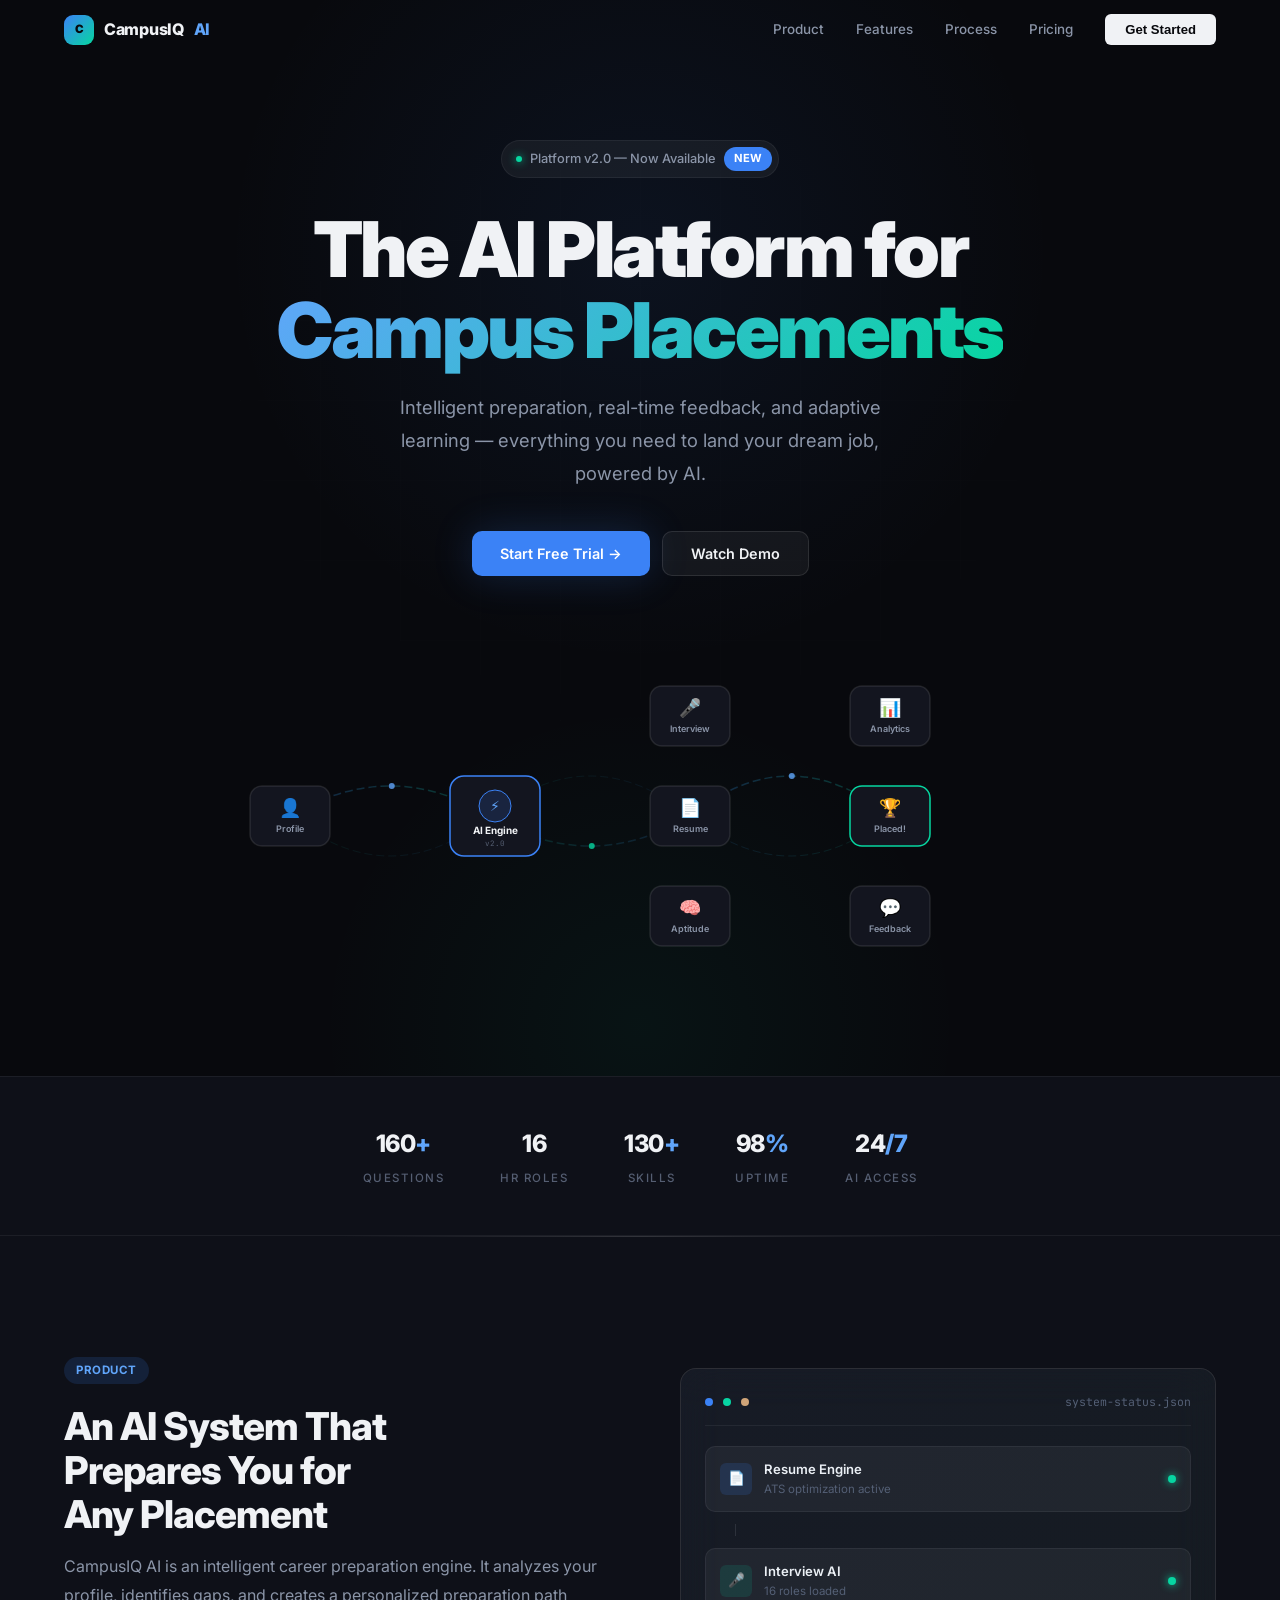
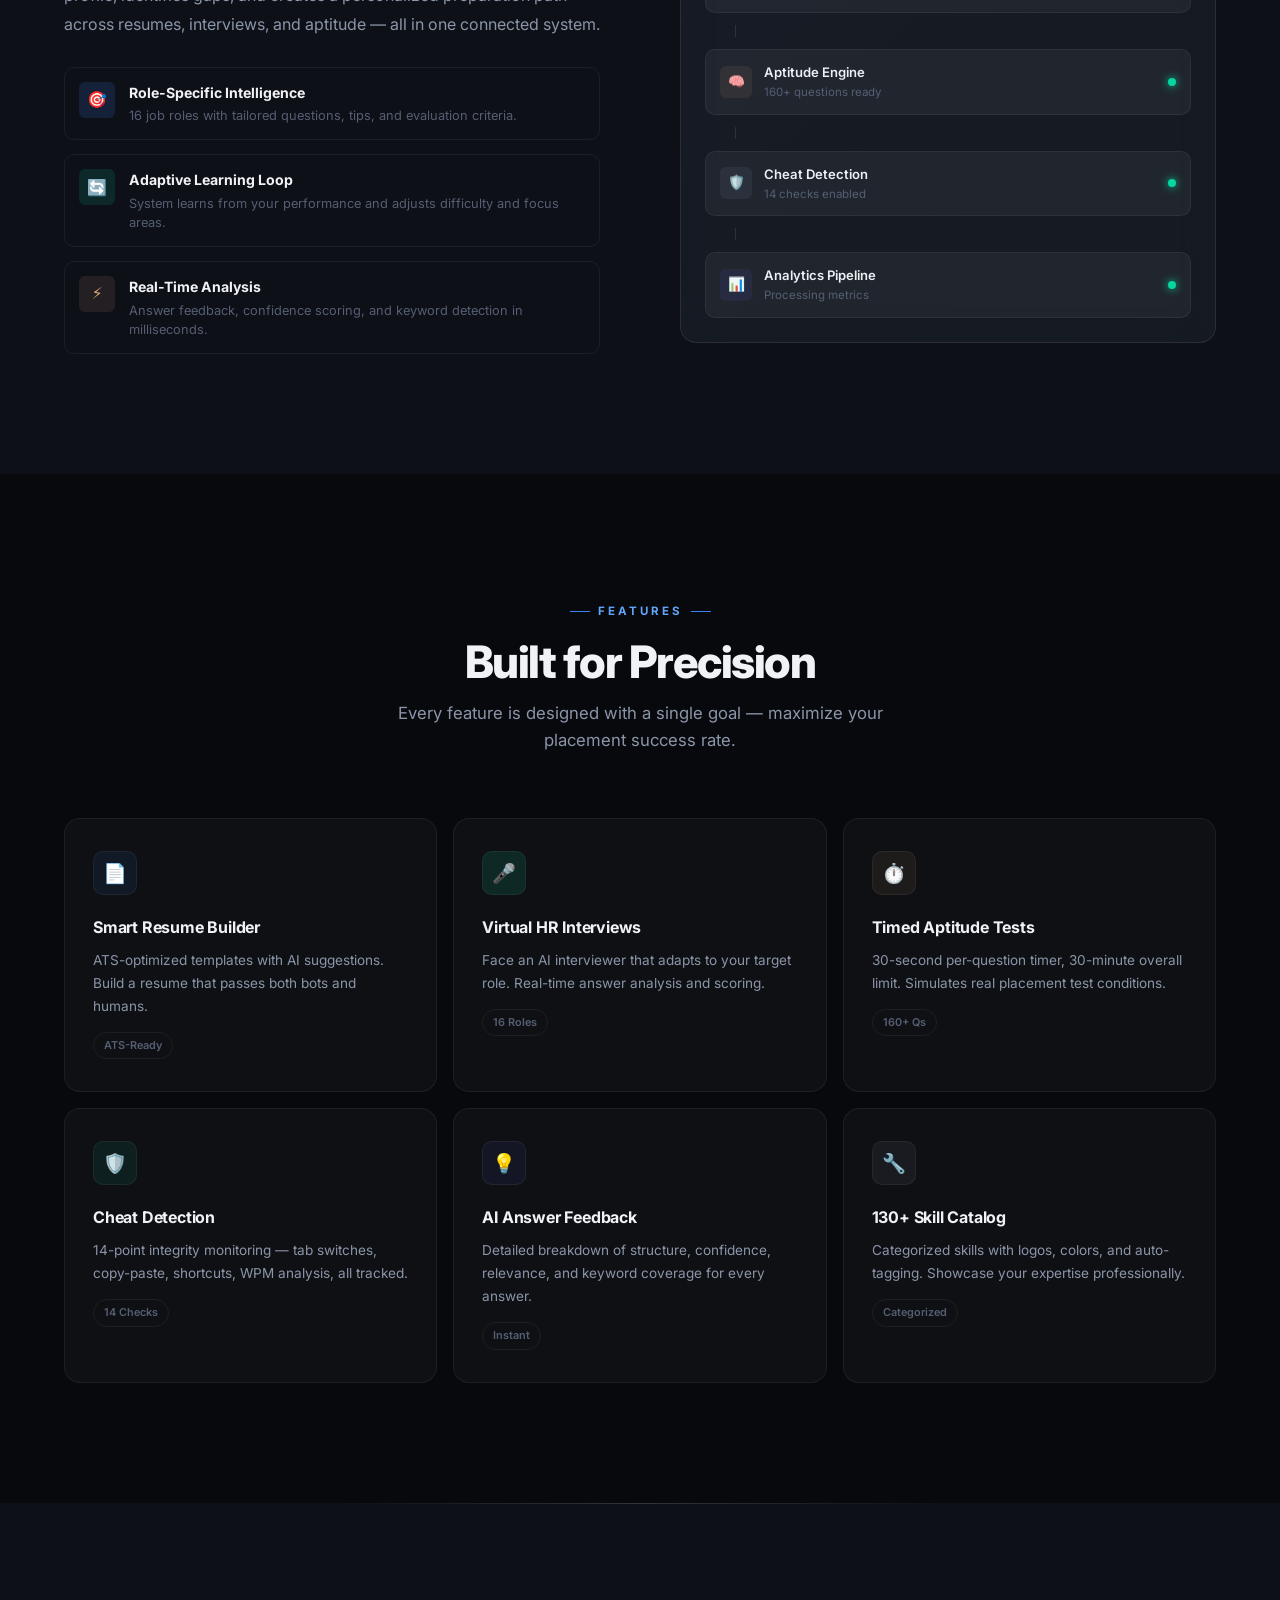
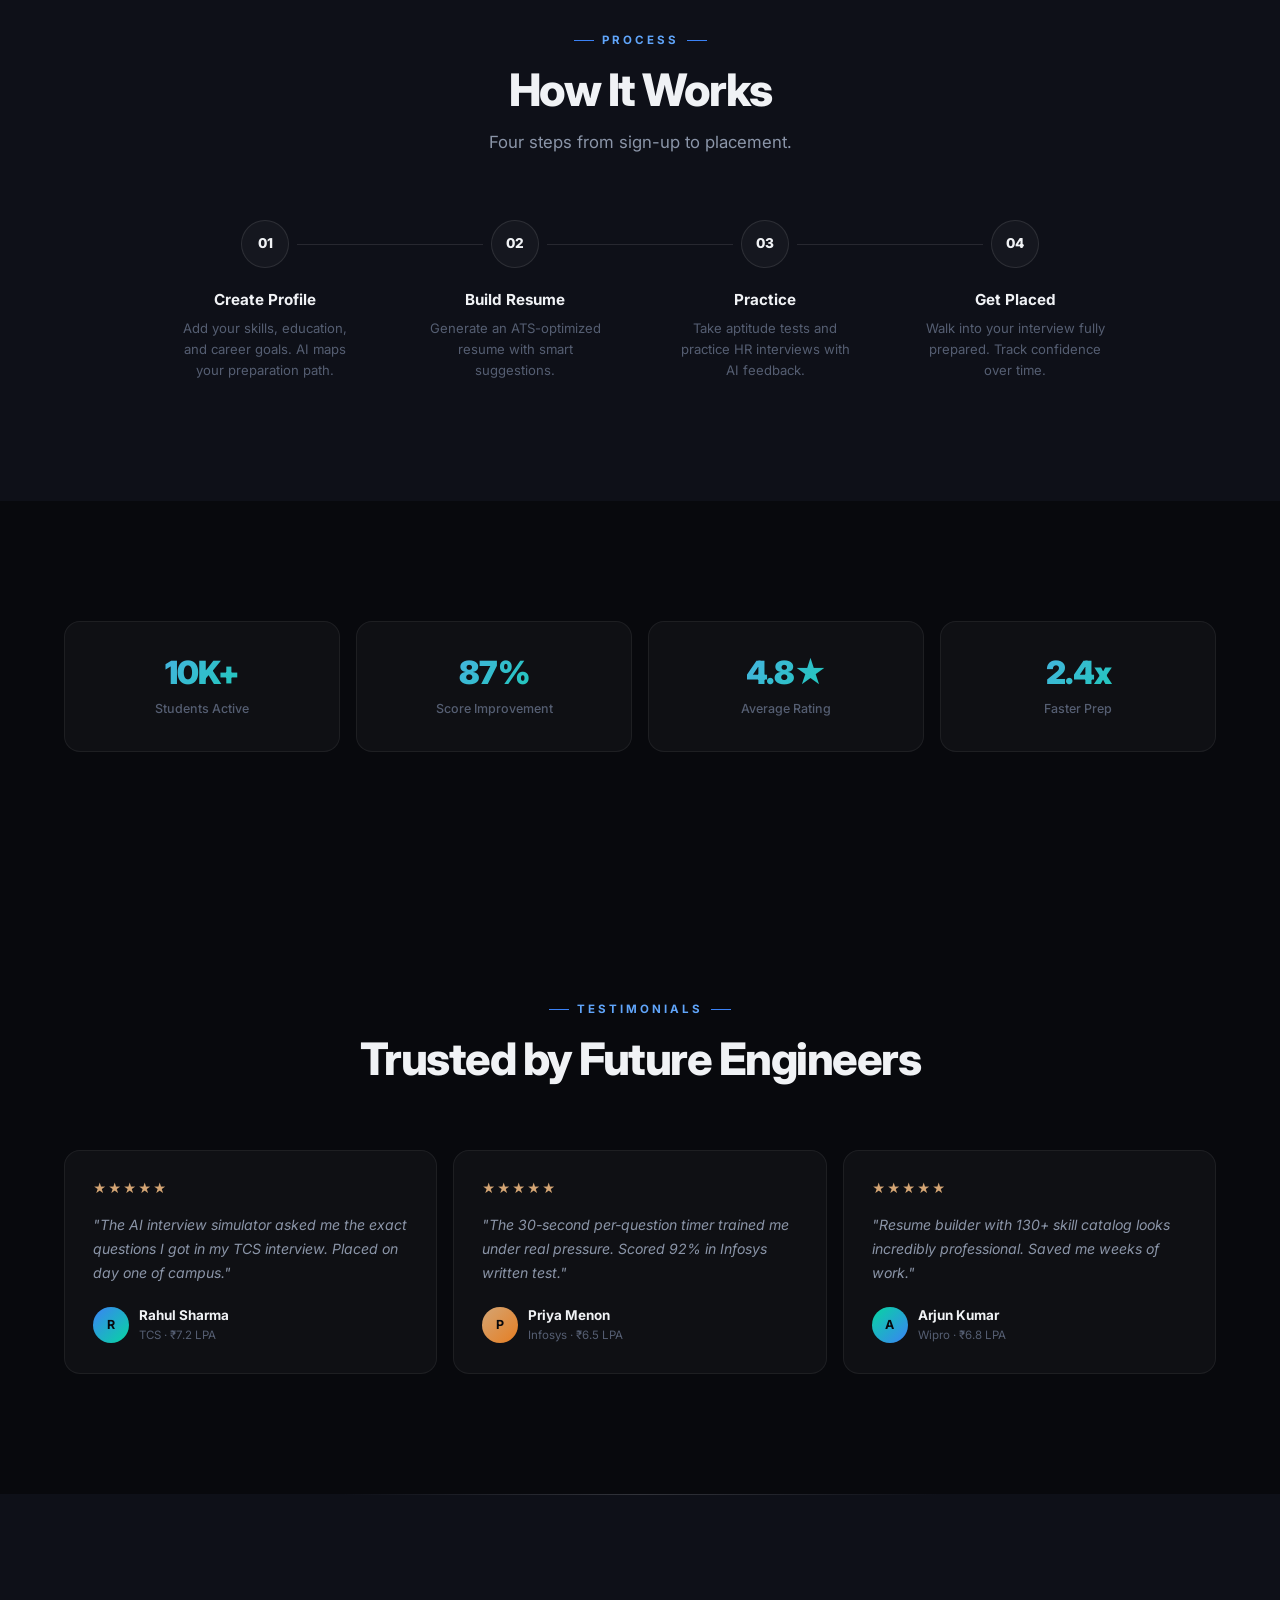
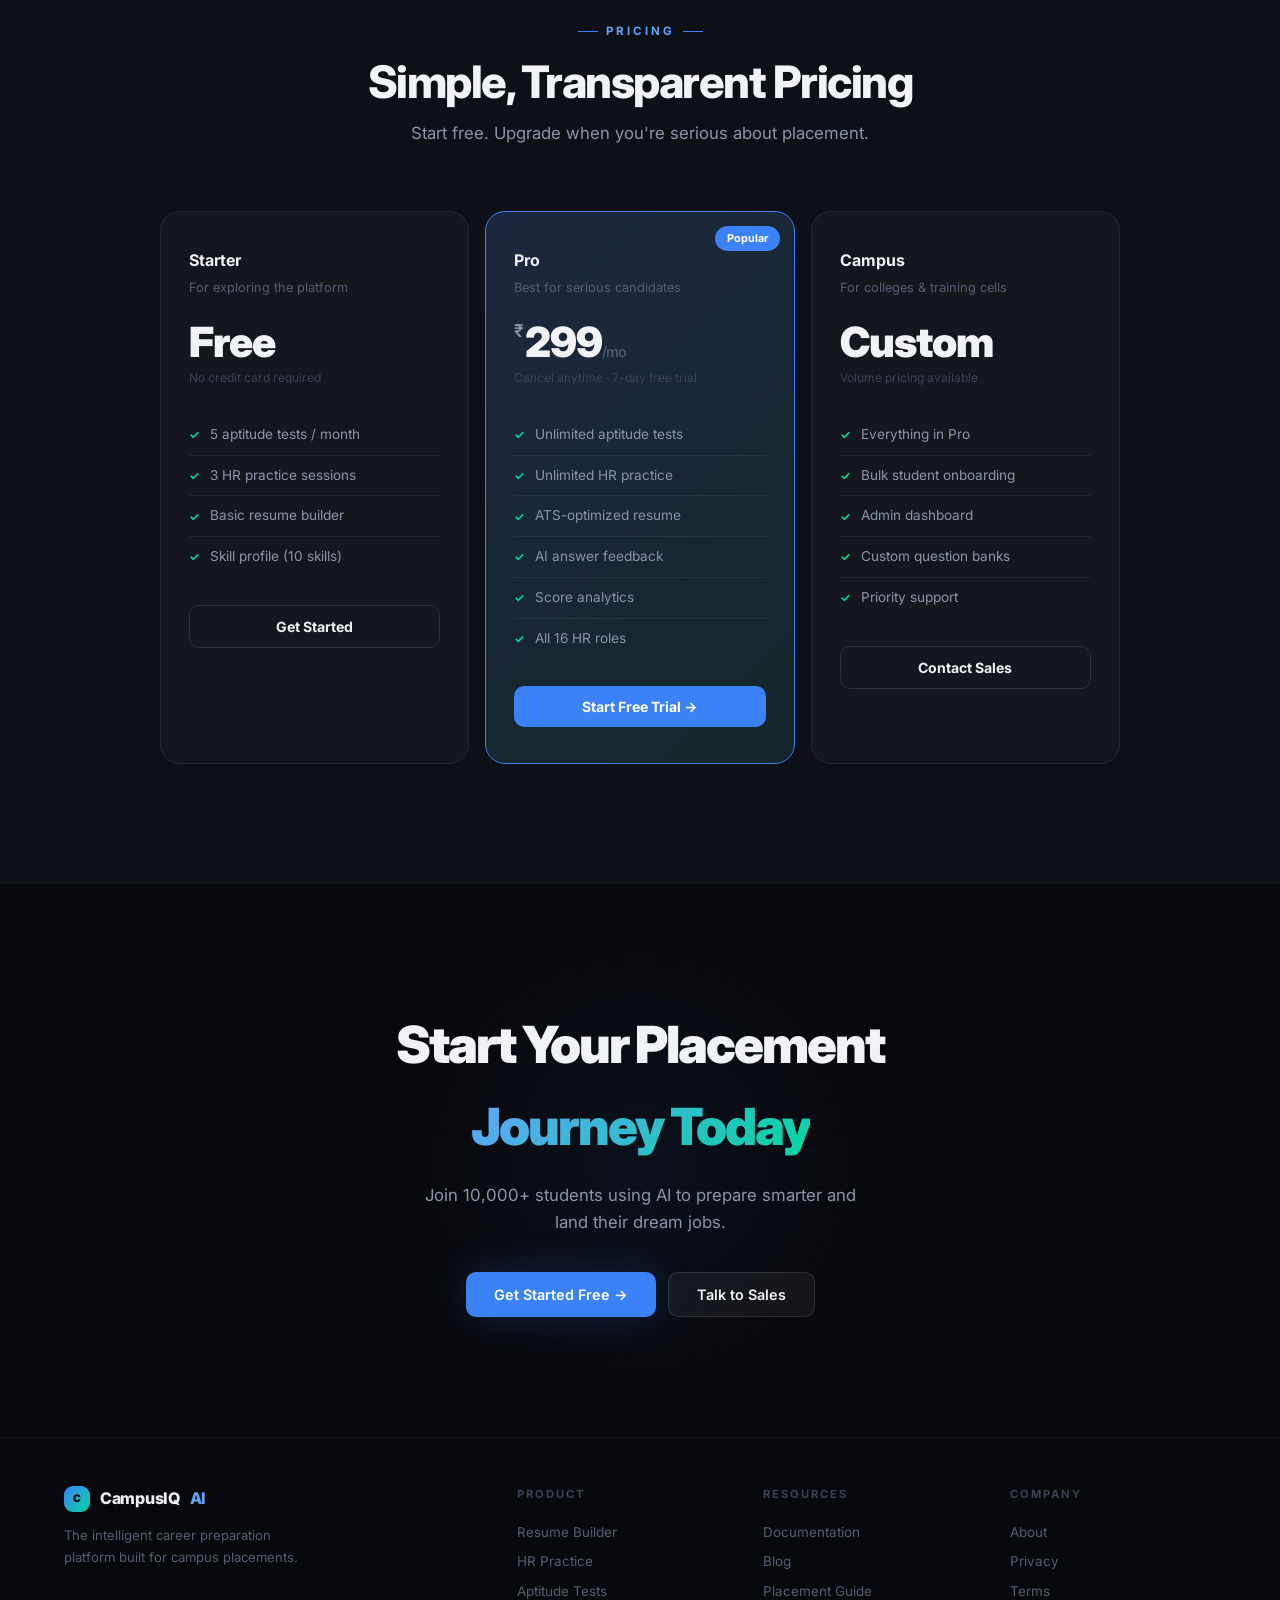
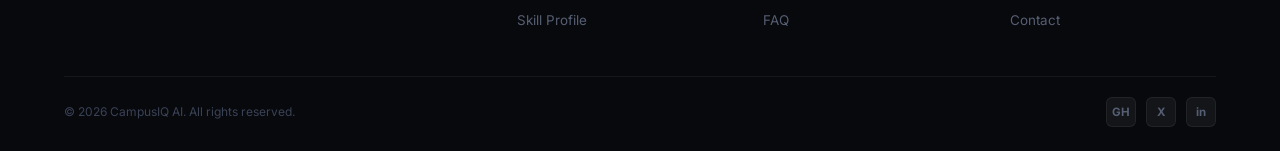
<file: frontend/premium.html>
<!DOCTYPE html>
<html lang="en">
<head>
<meta charset="UTF-8"/>
<meta name="viewport" content="width=device-width,initial-scale=1"/>
<title>CampusIQ AI — Intelligent Placement Platform</title>
<link href="https://fonts.googleapis.com/css2?family=Inter:wght@300;400;500;600;700;800;900&family=JetBrains+Mono:wght@400;500;600&display=swap" rel="stylesheet"/>
<style>
:root{
--bg:#08090d;--bg2:#0e1018;--bg3:#13151f;
--surface:rgba(255,255,255,.03);--surface2:rgba(255,255,255,.05);--surface3:rgba(255,255,255,.08);
--border:rgba(255,255,255,.06);--border2:rgba(255,255,255,.1);--border3:rgba(255,255,255,.15);
--text:#f0f2f5;--text2:#8b95a8;--text3:#555e72;--text4:#3a4256;
--accent:#3b82f6;--accent2:#60a5fa;--accent-glow:rgba(59,130,246,.15);--accent-glow2:rgba(59,130,246,.08);
--cyan:#06d6a0;--cyan-glow:rgba(6,214,160,.12);
--gold:#d4a574;--gold2:#c49a6c;
--silver:#94a3b8;
--font:'Inter',system-ui,-apple-system,sans-serif;
--mono:'JetBrains Mono',monospace;
--radius:16px;--radius-sm:10px;--radius-xs:6px;
}
*{margin:0;padding:0;box-sizing:border-box}
html{scroll-behavior:smooth;-webkit-font-smoothing:antialiased}
body{font-family:var(--font);background:var(--bg);color:var(--text);line-height:1.6;overflow-x:hidden}
a{text-decoration:none;color:inherit}
.container{max-width:1200px;margin:0 auto;padding:0 24px}

/* ═══ NAV ═══ */
.nav{position:fixed;top:0;left:0;right:0;z-index:100;padding:14px 0;transition:all .4s}
.nav::before{content:'';position:inset:0;backdrop-filter:blur(24px);-webkit-backdrop-filter:blur(24px);background:rgba(8,9,13,.6);border-bottom:1px solid var(--border);opacity:0;transition:opacity .4s}
.nav.solid::before{opacity:1}
.nav .container{position:relative;z-index:1;display:flex;align-items:center;justify-content:space-between}
.nav-logo{display:flex;align-items:center;gap:10px;font-weight:800;font-size:1rem;letter-spacing:-.3px}
.nav-logo .logo-mark{width:30px;height:30px;border-radius:9px;background:linear-gradient(135deg,var(--accent),var(--cyan));display:flex;align-items:center;justify-content:center;font-size:.72rem;font-weight:900;color:var(--bg)}
.nav-menu{display:flex;gap:32px;align-items:center}
.nav-menu a{font-size:.84rem;font-weight:500;color:var(--text2);transition:color .2s}
.nav-menu a:hover{color:var(--text)}
.nav-cta{padding:8px 20px;border-radius:var(--radius-xs);background:var(--text);color:var(--bg);font-size:.82rem;font-weight:600;border:none;cursor:pointer;transition:all .2s}
.nav-cta:hover{opacity:.85;transform:translateY(-1px)}
.nav-ham{display:none;background:none;border:none;color:var(--text);font-size:1.3rem;cursor:pointer}

/* ═══ HERO ═══ */
.hero{min-height:100vh;display:flex;flex-direction:column;align-items:center;justify-content:center;text-align:center;position:relative;padding:140px 24px 80px;overflow:hidden}
.hero::before{content:'';position:absolute;top:-200px;left:50%;transform:translateX(-50%);width:900px;height:900px;border-radius:50%;background:radial-gradient(circle,rgba(59,130,246,.08),transparent 65%);pointer-events:none}
.hero::after{content:'';position:absolute;bottom:-300px;left:50%;transform:translateX(-50%);width:700px;height:700px;border-radius:50%;background:radial-gradient(circle,rgba(6,214,160,.05),transparent 65%);pointer-events:none}
.hero-grid-bg{position:absolute;inset:0;background-image:
  linear-gradient(rgba(255,255,255,.02) 1px,transparent 1px),
  linear-gradient(90deg,rgba(255,255,255,.02) 1px,transparent 1px);
background-size:80px 80px;opacity:.5;mask-image:radial-gradient(ellipse 60% 50% at 50% 40%,black,transparent);pointer-events:none}
.hero-content{position:relative;z-index:2}
.hero-pill{display:inline-flex;align-items:center;gap:8px;padding:6px 6px 6px 14px;border-radius:100px;background:var(--surface2);border:1px solid var(--border);font-size:.8rem;color:var(--text2);margin-bottom:32px;font-weight:500}
.hero-pill .pill-dot{width:6px;height:6px;border-radius:50%;background:var(--cyan);box-shadow:0 0 8px var(--cyan)}
.hero-pill .pill-badge{padding:3px 10px;border-radius:100px;background:var(--accent);color:#fff;font-size:.7rem;font-weight:700}
.hero h1{font-size:clamp(2.6rem,6vw,4.8rem);font-weight:900;line-height:1.05;letter-spacing:-2.5px;margin-bottom:20px;max-width:800px}
.hero h1 .line-glow{background:linear-gradient(135deg,var(--accent2),var(--cyan));-webkit-background-clip:text;-webkit-text-fill-color:transparent;background-clip:text}
.hero .hero-desc{font-size:clamp(1rem,1.6vw,1.15rem);color:var(--text2);max-width:540px;margin:0 auto 40px;line-height:1.8;font-weight:400}
.hero-actions{display:flex;gap:12px;justify-content:center;flex-wrap:wrap}
.btn{padding:13px 28px;border-radius:var(--radius-sm);font-size:.9rem;font-weight:600;border:none;cursor:pointer;transition:all .25s;display:inline-flex;align-items:center;gap:8px;font-family:var(--font)}
.btn-primary{background:var(--accent);color:#fff;box-shadow:0 0 40px rgba(59,130,246,.2)}
.btn-primary:hover{box-shadow:0 0 60px rgba(59,130,246,.35);transform:translateY(-2px)}
.btn-ghost{background:var(--surface2);color:var(--text);border:1px solid var(--border2)}
.btn-ghost:hover{border-color:var(--accent);background:var(--accent-glow2);transform:translateY(-2px)}
.btn-sm{padding:10px 20px;font-size:.82rem;border-radius:var(--radius-xs)}

/* ═══ HERO FLOW VISUALIZATION ═══ */
.hero-flow{position:relative;z-index:2;margin-top:60px;width:100%;max-width:900px;height:360px}
.flow-canvas{width:100%;height:100%}
.flow-canvas svg{width:100%;height:100%}

/* ═══ BANNER ═══ */
.banner{padding:48px 0;border-top:1px solid var(--border);border-bottom:1px solid var(--border);background:var(--bg2)}
.banner .container{display:flex;align-items:center;justify-content:center;gap:56px;flex-wrap:wrap}
.banner-item{display:flex;flex-direction:column;align-items:center;gap:6px}
.banner-item .b-val{font-size:1.5rem;font-weight:800;letter-spacing:-.5px}
.banner-item .b-val .glow{color:var(--accent2)}
.banner-item .b-lbl{font-size:.72rem;color:var(--text3);font-weight:500;text-transform:uppercase;letter-spacing:1.5px}

/* ═══ SECTION UTILITY ═══ */
.sec{padding:120px 0}
.sec-head{text-align:center;margin-bottom:64px}
.sec-label{display:inline-flex;align-items:center;gap:8px;font-size:.72rem;font-weight:700;color:var(--accent2);text-transform:uppercase;letter-spacing:3px;margin-bottom:16px}
.sec-label::before,.sec-label::after{content:'';width:20px;height:1px;background:var(--accent)}
.sec-title{font-size:clamp(2rem,4vw,2.8rem);font-weight:800;letter-spacing:-1.5px;line-height:1.15}
.sec-sub{color:var(--text2);font-size:1.05rem;margin-top:12px;max-width:520px;margin-left:auto;margin-right:auto}

/* ═══ PRODUCT SHOWCASE ═══ */
.showcase{background:var(--bg2);position:relative}
.showcase::before{content:'';position:absolute;top:0;left:50%;transform:translateX(-50%);width:600px;height:1px;background:linear-gradient(90deg,transparent,var(--border3),transparent)}
.showcase-grid{display:grid;grid-template-columns:1fr 1fr;gap:80px;align-items:center}
.showcase-text .showcase-tag{display:inline-block;padding:4px 12px;border-radius:100px;background:var(--accent-glow);color:var(--accent2);font-size:.72rem;font-weight:700;margin-bottom:20px;letter-spacing:.5px}
.showcase-text h2{font-size:clamp(1.8rem,3.5vw,2.4rem);font-weight:800;letter-spacing:-1px;line-height:1.15;margin-bottom:16px}
.showcase-text>p{color:var(--text2);line-height:1.8;font-size:1rem;margin-bottom:28px}
.ss-features{display:flex;flex-direction:column;gap:14px}
.ss-feat{display:flex;gap:14px;padding:14px;border-radius:var(--radius-sm);border:1px solid var(--border);transition:all .3s}
.ss-feat:hover{border-color:var(--accent);background:var(--accent-glow2)}
.ss-feat-icon{width:36px;height:36px;border-radius:var(--radius-xs);display:flex;align-items:center;justify-content:center;font-size:1rem;flex-shrink:0}
.ss-feat h4{font-size:.88rem;font-weight:700;margin-bottom:2px}
.ss-feat p{font-size:.8rem;color:var(--text3);margin:0;line-height:1.5}
.showcase-visual{position:relative}
.ss-node-card{background:var(--surface);border:1px solid var(--border2);border-radius:var(--radius);padding:24px;backdrop-filter:blur(20px);position:relative;overflow:hidden}
.ss-node-card::before{content:'';position:absolute;inset:0;background:linear-gradient(135deg,rgba(59,130,246,.03),rgba(6,214,160,.02));pointer-events:none}
.ss-node-header{display:flex;align-items:center;gap:10px;margin-bottom:20px;padding-bottom:14px;border-bottom:1px solid var(--border)}
.ss-node-dot{width:8px;height:8px;border-radius:50%}
.ss-node-title{font-size:.72rem;color:var(--text3);font-family:var(--mono);margin-left:auto}
.ss-nodes{display:flex;flex-direction:column;gap:12px}
.ss-node{display:flex;align-items:center;gap:12px;padding:12px 14px;background:var(--surface2);border:1px solid var(--border);border-radius:var(--radius-sm);transition:all .3s}
.ss-node:hover{border-color:var(--accent);transform:translateX(4px)}
.ss-node .n-icon{width:32px;height:32px;border-radius:var(--radius-xs);display:flex;align-items:center;justify-content:center;font-size:.85rem;flex-shrink:0}
.ss-node .n-info{flex:1}
.ss-node .n-name{font-size:.82rem;font-weight:600}
.ss-node .n-desc{font-size:.72rem;color:var(--text3)}
.ss-node .n-status{width:8px;height:8px;border-radius:50%}
.ss-node .n-status.active{background:var(--cyan);box-shadow:0 0 8px var(--cyan)}
.ss-node .n-status.idle{background:var(--text4)}
.ss-connector{width:1px;height:12px;background:var(--border2);margin-left:30px}

/* ═══ FEATURES ═══ */
.features{position:relative}
.features-grid{display:grid;grid-template-columns:repeat(3,1fr);gap:16px}
.feat{background:var(--surface);border:1px solid var(--border);border-radius:var(--radius);padding:32px 28px;transition:all .35s;position:relative;overflow:hidden}
.feat::before{content:'';position:absolute;top:0;left:0;right:0;height:1px;background:linear-gradient(90deg,transparent,var(--accent),transparent);opacity:0;transition:opacity .35s}
.feat:hover::before{opacity:1}
.feat:hover{border-color:var(--border2);transform:translateY(-4px);box-shadow:0 20px 50px rgba(0,0,0,.4)}
.feat-icon{width:44px;height:44px;border-radius:var(--radius-sm);display:flex;align-items:center;justify-content:center;font-size:1.2rem;margin-bottom:20px;border:1px solid var(--border)}
.feat h3{font-size:1rem;font-weight:700;margin-bottom:8px;letter-spacing:-.2px}
.feat p{font-size:.85rem;color:var(--text2);line-height:1.7}
.feat-tag{display:inline-block;margin-top:14px;padding:4px 10px;border-radius:100px;font-size:.68rem;font-weight:600;border:1px solid var(--border);color:var(--text3)}

/* ═══ HOW IT WORKS ═══ */
.how{background:var(--bg2);position:relative}
.how::before{content:'';position:absolute;top:0;left:50%;transform:translateX(-50%);width:600px;height:1px;background:linear-gradient(90deg,transparent,var(--border3),transparent)}
.how-flow{display:flex;align-items:flex-start;gap:0;max-width:1000px;margin:0 auto;position:relative}
.how-step{flex:1;text-align:center;padding:0 20px;position:relative}
.how-step-num{width:48px;height:48px;border-radius:50%;display:flex;align-items:center;justify-content:center;font-size:.85rem;font-weight:800;margin:0 auto 20px;background:var(--surface);border:1.5px solid var(--border2);position:relative;z-index:2;transition:all .3s}
.how-step:hover .how-step-num{border-color:var(--accent);box-shadow:0 0 24px var(--accent-glow)}
.how-step h3{font-size:.95rem;font-weight:700;margin-bottom:6px}
.how-step p{font-size:.82rem;color:var(--text3);line-height:1.6;max-width:180px;margin:0 auto}
.how-line{position:absolute;top:24px;left:calc(50% + 32px);right:calc(-50% + 32px);height:1px;background:var(--border2);z-index:1}
.how-step:last-child .how-line{display:none}

/* ═══ METRICS ═══ */
.metrics .container{display:grid;grid-template-columns:repeat(4,1fr);gap:16px}
.metric{padding:32px 20px;background:var(--surface);border:1px solid var(--border);border-radius:var(--radius);text-align:center;transition:all .3s}
.metric:hover{border-color:var(--accent);transform:translateY(-3px);box-shadow:0 12px 40px rgba(0,0,0,.3)}
.metric .m-val{font-size:2rem;font-weight:900;letter-spacing:-1px;background:linear-gradient(135deg,var(--accent2),var(--cyan));-webkit-background-clip:text;-webkit-text-fill-color:transparent;background-clip:text;line-height:1.2}
.metric .m-lbl{font-size:.78rem;color:var(--text3);margin-top:6px;font-weight:500}

/* ═══ TESTIMONIALS ═══ */
.testi-grid{display:grid;grid-template-columns:repeat(3,1fr);gap:16px}
.testi{background:var(--surface);border:1px solid var(--border);border-radius:var(--radius);padding:28px;transition:all .3s;position:relative}
.testi:hover{border-color:var(--border2);transform:translateY(-3px)}
.testi-stars{color:var(--gold);font-size:.8rem;margin-bottom:14px;letter-spacing:2px}
.testi p{font-size:.88rem;color:var(--text2);line-height:1.7;margin-bottom:20px;font-style:italic}
.testi-author{display:flex;align-items:center;gap:10px}
.testi-av{width:36px;height:36px;border-radius:50%;display:flex;align-items:center;justify-content:center;font-weight:700;font-size:.78rem;color:var(--bg);flex-shrink:0}
.testi-name{font-weight:700;font-size:.84rem}
.testi-role{font-size:.72rem;color:var(--text3)}

/* ═══ PRICING ═══ */
.pricing{background:var(--bg2);position:relative}
.pricing::before{content:'';position:absolute;top:0;left:50%;transform:translateX(-50%);width:600px;height:1px;background:linear-gradient(90deg,transparent,var(--border3),transparent)}
.pricing-grid{display:grid;grid-template-columns:repeat(3,1fr);gap:16px;max-width:960px;margin:0 auto}
.p-card{background:var(--surface);border:1px solid var(--border);border-radius:20px;padding:36px 28px;transition:all .35s;position:relative;overflow:hidden}
.p-card.featured{border-color:var(--accent);transform:scale(1.02)}
.p-card.featured::after{content:'';position:absolute;inset:-1px;border-radius:20px;background:linear-gradient(135deg,rgba(59,130,246,.15),rgba(6,214,160,.08));z-index:-1}
.p-card:hover{transform:translateY(-4px);box-shadow:0 20px 60px rgba(0,0,0,.4)}
.p-card.featured:hover{transform:scale(1.02) translateY(-4px)}
.p-card .p-badge{position:absolute;top:14px;right:14px;padding:4px 12px;border-radius:100px;background:var(--accent);color:#fff;font-size:.68rem;font-weight:700}
.p-name{font-size:1rem;font-weight:700;margin-bottom:4px}
.p-desc{font-size:.8rem;color:var(--text3);margin-bottom:24px}
.p-val{font-size:2.6rem;font-weight:900;letter-spacing:-1px;margin-bottom:4px;line-height:1}
.p-val .currency{font-size:1.1rem;font-weight:600;color:var(--text2);vertical-align:top;margin-right:2px}
.p-period{font-size:.75rem;color:var(--text4);margin-bottom:28px}
.p-list{list-style:none;margin-bottom:28px}
.p-list li{padding:9px 0;font-size:.85rem;color:var(--text2);display:flex;align-items:center;gap:10px;border-bottom:1px solid var(--border)}
.p-list li:last-child{border-bottom:none}
.p-list .ic{color:var(--cyan);font-size:.75rem;font-weight:700}
.p-btn{width:100%;padding:12px;border-radius:var(--radius-sm);font-size:.88rem;font-weight:700;cursor:pointer;transition:all .2s;border:none;font-family:var(--font)}
.p-btn-fill{background:var(--accent);color:#fff}
.p-btn-fill:hover{box-shadow:0 0 40px rgba(59,130,246,.3);transform:translateY(-1px)}
.p-btn-ghost{background:transparent;color:var(--text);border:1.5px solid var(--border2)}
.p-btn-ghost:hover{border-color:var(--accent);background:var(--accent-glow2)}

/* ═══ FINAL CTA ═══ */
.final-cta{position:relative;overflow:hidden;text-align:center}
.final-cta::before{content:'';position:absolute;top:50%;left:50%;transform:translate(-50%,-50%);width:500px;height:500px;border-radius:50%;background:radial-gradient(circle,rgba(59,130,246,.06),transparent 70%);pointer-events:none}
.final-cta h2{font-size:clamp(2rem,5vw,3.2rem);font-weight:900;letter-spacing:-2px;margin-bottom:14px}
.final-cta h2 .glow{background:linear-gradient(135deg,var(--accent2),var(--cyan));-webkit-background-clip:text;-webkit-text-fill-color:transparent;background-clip:text}
.final-cta p{color:var(--text2);font-size:1.05rem;max-width:460px;margin:0 auto 36px}

/* ═══ FOOTER ═══ */
footer{border-top:1px solid var(--border);background:var(--bg);padding:48px 0 24px}
.footer-top{display:grid;grid-template-columns:2fr 1fr 1fr 1fr;gap:40px;margin-bottom:40px}
.footer-brand p{color:var(--text3);font-size:.82rem;line-height:1.7;margin-top:12px;max-width:260px}
.footer-col h5{font-size:.7rem;font-weight:700;color:var(--text4);text-transform:uppercase;letter-spacing:2px;margin-bottom:14px}
.footer-col a{display:block;font-size:.84rem;color:var(--text3);padding:4px 0;transition:color .2s}
.footer-col a:hover{color:var(--accent2)}
.footer-bot{border-top:1px solid var(--border);padding-top:20px;display:flex;justify-content:space-between;align-items:center}
.footer-bot p{font-size:.75rem;color:var(--text4)}
.footer-social{display:flex;gap:10px}
.footer-social a{width:30px;height:30px;border-radius:var(--radius-xs);background:var(--surface2);border:1px solid var(--border);display:flex;align-items:center;justify-content:center;font-size:.72rem;color:var(--text3);transition:all .2s;font-weight:700}
.footer-social a:hover{border-color:var(--accent);color:var(--accent2);background:var(--accent-glow2)}

/* ═══ SCROLL REVEAL ═══ */
.rv{opacity:0;transform:translateY(32px);transition:all .6s cubic-bezier(.16,1,.3,1)}
.rv.vis{opacity:1;transform:translateY(0)}
.rv-d1{transition-delay:.08s}.rv-d2{transition-delay:.16s}.rv-d3{transition-delay:.24s}.rv-d4{transition-delay:.32s}

/* ═══ RESPONSIVE ═══ */
@media(max-width:1024px){
  .showcase-grid{grid-template-columns:1fr;gap:48px}
  .features-grid{grid-template-columns:repeat(2,1fr)}
  .pricing-grid{grid-template-columns:1fr;max-width:380px}
  .footer-top{grid-template-columns:1fr 1fr}
}
@media(max-width:768px){
  .nav-menu{display:none}
  .nav-ham{display:block}
  .hero{padding:120px 20px 60px}
  .hero h1{letter-spacing:-1.5px}
  .hero-flow{height:240px;margin-top:40px}
  .features-grid,.testi-grid{grid-template-columns:1fr}
  .metrics .container{grid-template-columns:repeat(2,1fr)}
  .how-flow{flex-direction:column;gap:24px}
  .how-line{display:none}
  .how-step{text-align:left;display:flex;gap:16px;align-items:flex-start}
  .how-step-num{margin:0;flex-shrink:0}
  .how-step-text h3{margin-bottom:4px}
  .how-step-text p{margin:0}
  .footer-top{grid-template-columns:1fr}
  .footer-bot{flex-direction:column;gap:14px;text-align:center}
  .banner .container{gap:28px}
}
</style>
</head>
<body>

<!-- ═══ NAV ═══ -->
<nav class="nav" id="nav">
  <div class="container">
    <a class="nav-logo" href="#">
      <div class="logo-mark">C</div>
      CampusIQ <span style="color:var(--accent2)">AI</span>
    </a>
    <div class="nav-menu">
      <a href="#product">Product</a>
      <a href="#features">Features</a>
      <a href="#how">Process</a>
      <a href="#pricing">Pricing</a>
      <button class="nav-cta">Get Started</button>
    </div>
    <button class="nav-ham">☰</button>
  </div>
</nav>

<!-- ═══ HERO ═══ -->
<section class="hero">
  <div class="hero-grid-bg"></div>
  <div class="hero-content">
    <div class="hero-pill">
      <span class="pill-dot"></span>
      Platform v2.0 — Now Available
      <span class="pill-badge">NEW</span>
    </div>
    <h1>The AI Platform for<br><span class="line-glow">Campus Placements</span></h1>
    <p class="hero-desc">Intelligent preparation, real-time feedback, and adaptive learning — everything you need to land your dream job, powered by AI.</p>
    <div class="hero-actions">
      <button class="btn btn-primary">Start Free Trial →</button>
      <button class="btn btn-ghost">Watch Demo</button>
    </div>
  </div>

  <!-- React Flow / Node Visualization -->
  <div class="hero-flow" id="heroFlow">
    <svg viewBox="0 0 900 360" fill="none" xmlns="http://www.w3.org/2000/svg">
      <!-- Flow lines -->
      <path d="M100 180 Q200 120 300 180" stroke="url(#g1)" stroke-width="1.5" fill="none" opacity=".4" class="flow-line"/>
      <path d="M300 180 Q400 240 500 180" stroke="url(#g2)" stroke-width="1.5" fill="none" opacity=".4" class="flow-line"/>
      <path d="M500 180 Q600 100 700 180" stroke="url(#g1)" stroke-width="1.5" fill="none" opacity=".4" class="flow-line"/>
      <path d="M300 180 Q400 100 500 180" stroke="url(#g2)" stroke-width="1" fill="none" opacity=".2" class="flow-line"/>
      <path d="M100 180 Q200 260 300 180" stroke="url(#g2)" stroke-width="1" fill="none" opacity=".2" class="flow-line"/>
      <path d="M500 180 Q600 260 700 180" stroke="url(#g1)" stroke-width="1" fill="none" opacity=".2" class="flow-line"/>
      <!-- Animated dots on paths -->
      <circle r="3" fill="var(--accent2)" opacity=".8" class="flow-dot"><animateMotion dur="4s" repeatCount="indefinite" path="M100 180 Q200 120 300 180"/></circle>
      <circle r="3" fill="var(--cyan)" opacity=".8" class="flow-dot"><animateMotion dur="4s" repeatCount="indefinite" path="M300 180 Q400 240 500 180"/></circle>
      <circle r="3" fill="var(--accent2)" opacity=".8" class="flow-dot"><animateMotion dur="4s" repeatCount="indefinite" path="M500 180 Q600 100 700 180"/></circle>

      <!-- Node: Profile -->
      <g class="flow-node" transform="translate(60,150)">
        <rect width="80" height="60" rx="12" fill="var(--bg3)" stroke="var(--border2)" stroke-width="1.5"/>
        <text x="40" y="28" text-anchor="middle" fill="var(--accent2)" font-size="18">👤</text>
        <text x="40" y="46" text-anchor="middle" fill="var(--text2)" font-size="9" font-family="Inter" font-weight="600">Profile</text>
      </g>
      <!-- Node: AI Engine -->
      <g class="flow-node" transform="translate(260,140)">
        <rect width="90" height="80" rx="14" fill="var(--bg3)" stroke="var(--accent)" stroke-width="1.5"/>
        <circle cx="45" cy="30" r="16" fill="var(--accent-glow)" stroke="var(--accent)" stroke-width="1"/>
        <text x="45" y="35" text-anchor="middle" fill="var(--accent2)" font-size="14">⚡</text>
        <text x="45" y="58" text-anchor="middle" fill="var(--text)" font-size="10" font-family="Inter" font-weight="700">AI Engine</text>
        <text x="45" y="70" text-anchor="middle" fill="var(--text3)" font-size="7.5" font-family="JetBrains Mono">v2.0</text>
      </g>
      <!-- Node: Resume -->
      <g class="flow-node" transform="translate(460,150)">
        <rect width="80" height="60" rx="12" fill="var(--bg3)" stroke="var(--border2)" stroke-width="1.5"/>
        <text x="40" y="28" text-anchor="middle" fill="var(--cyan)" font-size="18">📄</text>
        <text x="40" y="46" text-anchor="middle" fill="var(--text2)" font-size="9" font-family="Inter" font-weight="600">Resume</text>
      </g>
      <!-- Node: Interview -->
      <g class="flow-node" transform="translate(460,50)">
        <rect width="80" height="60" rx="12" fill="var(--bg3)" stroke="var(--border2)" stroke-width="1.5"/>
        <text x="40" y="28" text-anchor="middle" fill="var(--gold)" font-size="18">🎤</text>
        <text x="40" y="46" text-anchor="middle" fill="var(--text2)" font-size="9" font-family="Inter" font-weight="600">Interview</text>
      </g>
      <!-- Node: Aptitude -->
      <g class="flow-node" transform="translate(460,250)">
        <rect width="80" height="60" rx="12" fill="var(--bg3)" stroke="var(--border2)" stroke-width="1.5"/>
        <text x="40" y="28" text-anchor="middle" fill="var(--accent2)" font-size="18">🧠</text>
        <text x="40" y="46" text-anchor="middle" fill="var(--text2)" font-size="9" font-family="Inter" font-weight="600">Aptitude</text>
      </g>
      <!-- Node: Result -->
      <g class="flow-node" transform="translate(660,150)">
        <rect width="80" height="60" rx="12" fill="var(--bg3)" stroke="var(--cyan)" stroke-width="1.5"/>
        <text x="40" y="28" text-anchor="middle" fill="var(--cyan)" font-size="18">🏆</text>
        <text x="40" y="46" text-anchor="middle" fill="var(--text2)" font-size="9" font-family="Inter" font-weight="600">Placed!</text>
      </g>
      <!-- Node: Analytics -->
      <g class="flow-node" transform="translate(660,50)">
        <rect width="80" height="60" rx="12" fill="var(--bg3)" stroke="var(--border2)" stroke-width="1.5"/>
        <text x="40" y="28" text-anchor="middle" fill="var(--silver)" font-size="18">📊</text>
        <text x="40" y="46" text-anchor="middle" fill="var(--text2)" font-size="9" font-family="Inter" font-weight="600">Analytics</text>
      </g>
      <!-- Node: Feedback -->
      <g class="flow-node" transform="translate(660,250)">
        <rect width="80" height="60" rx="12" fill="var(--bg3)" stroke="var(--border2)" stroke-width="1.5"/>
        <text x="40" y="28" text-anchor="middle" fill="var(--text3)" font-size="18">💬</text>
        <text x="40" y="46" text-anchor="middle" fill="var(--text2)" font-size="9" font-family="Inter" font-weight="600">Feedback</text>
      </g>
      <!-- Gradient defs -->
      <defs>
        <linearGradient id="g1" x1="0%" y1="0%" x2="100%" y2="0%">
          <stop offset="0%" stop-color="var(--accent)" stop-opacity=".6"/>
          <stop offset="100%" stop-color="var(--cyan)" stop-opacity=".6"/>
        </linearGradient>
        <linearGradient id="g2" x1="0%" y1="0%" x2="100%" y2="0%">
          <stop offset="0%" stop-color="var(--cyan)" stop-opacity=".4"/>
          <stop offset="100%" stop-color="var(--accent)" stop-opacity=".4"/>
        </linearGradient>
      </defs>
    </svg>
  </div>
</section>

<!-- ═══ BANNER ═══ -->
<section class="banner">
  <div class="container">
    <div class="banner-item rv"><div class="b-val">160<span class="glow">+</span></div><div class="b-lbl">Questions</div></div>
    <div class="banner-item rv rv-d1"><div class="b-val">16</div><div class="b-lbl">HR Roles</div></div>
    <div class="banner-item rv rv-d2"><div class="b-val">130<span class="glow">+</span></div><div class="b-lbl">Skills</div></div>
    <div class="banner-item rv rv-d3"><div class="b-val">98<span class="glow">%</span></div><div class="b-lbl">Uptime</div></div>
    <div class="banner-item rv rv-d4"><div class="b-val">24<span class="glow">/7</span></div><div class="b-lbl">AI Access</div></div>
  </div>
</section>

<!-- ═══ PRODUCT ═══ -->
<section class="sec showcase" id="product">
  <div class="container">
    <div class="showcase-grid">
      <div class="showcase-text rv">
        <div class="showcase-tag">PRODUCT</div>
        <h2>An AI System That<br>Prepares You for<br>Any Placement</h2>
        <p>CampusIQ AI is an intelligent career preparation engine. It analyzes your profile, identifies gaps, and creates a personalized preparation path across resumes, interviews, and aptitude — all in one connected system.</p>
        <div class="ss-features">
          <div class="ss-feat">
            <div class="ss-feat-icon" style="background:var(--accent-glow);color:var(--accent2)">🎯</div>
            <div><h4>Role-Specific Intelligence</h4><p>16 job roles with tailored questions, tips, and evaluation criteria.</p></div>
          </div>
          <div class="ss-feat">
            <div class="ss-feat-icon" style="background:var(--cyan-glow);color:var(--cyan)">🔄</div>
            <div><h4>Adaptive Learning Loop</h4><p>System learns from your performance and adjusts difficulty and focus areas.</p></div>
          </div>
          <div class="ss-feat">
            <div class="ss-feat-icon" style="background:rgba(212,165,116,.1);color:var(--gold)">⚡</div>
            <div><h4>Real-Time Analysis</h4><p>Answer feedback, confidence scoring, and keyword detection in milliseconds.</p></div>
          </div>
        </div>
      </div>
      <div class="showcase-visual rv rv-d2">
        <div class="ss-node-card">
          <div class="ss-node-header">
            <div class="ss-node-dot" style="background:var(--accent)"></div>
            <div class="ss-node-dot" style="background:var(--cyan)"></div>
            <div class="ss-node-dot" style="background:var(--gold)"></div>
            <span class="ss-node-title">system-status.json</span>
          </div>
          <div class="ss-nodes">
            <div class="ss-node">
              <div class="n-icon" style="background:var(--accent-glow);color:var(--accent2)">📄</div>
              <div class="n-info"><div class="n-name">Resume Engine</div><div class="n-desc">ATS optimization active</div></div>
              <div class="n-status active"></div>
            </div>
            <div class="ss-connector"></div>
            <div class="ss-node">
              <div class="n-icon" style="background:var(--cyan-glow);color:var(--cyan)">🎤</div>
              <div class="n-info"><div class="n-name">Interview AI</div><div class="n-desc">16 roles loaded</div></div>
              <div class="n-status active"></div>
            </div>
            <div class="ss-connector"></div>
            <div class="ss-node">
              <div class="n-icon" style="background:rgba(212,165,116,.1);color:var(--gold)">🧠</div>
              <div class="n-info"><div class="n-name">Aptitude Engine</div><div class="n-desc">160+ questions ready</div></div>
              <div class="n-status active"></div>
            </div>
            <div class="ss-connector"></div>
            <div class="ss-node">
              <div class="n-icon" style="background:rgba(148,163,184,.1);color:var(--silver)">🛡️</div>
              <div class="n-info"><div class="n-name">Cheat Detection</div><div class="n-desc">14 checks enabled</div></div>
              <div class="n-status active"></div>
            </div>
            <div class="ss-connector"></div>
            <div class="ss-node">
              <div class="n-icon" style="background:rgba(99,102,241,.1);color:var(--indigo)">📊</div>
              <div class="n-info"><div class="n-name">Analytics Pipeline</div><div class="n-desc">Processing metrics</div></div>
              <div class="n-status active"></div>
            </div>
          </div>
        </div>
      </div>
    </div>
  </div>
</section>

<!-- ═══ FEATURES ═══ -->
<section class="sec features" id="features">
  <div class="container">
    <div class="sec-head rv">
      <div class="sec-label">Features</div>
      <div class="sec-title">Built for Precision</div>
      <p class="sec-sub">Every feature is designed with a single goal — maximize your placement success rate.</p>
    </div>
    <div class="features-grid">
      <div class="feat rv">
        <div class="feat-icon" style="background:var(--accent-glow2);color:var(--accent2)">📄</div>
        <h3>Smart Resume Builder</h3>
        <p>ATS-optimized templates with AI suggestions. Build a resume that passes both bots and humans.</p>
        <div class="feat-tag">ATS-Ready</div>
      </div>
      <div class="feat rv rv-d1">
        <div class="feat-icon" style="background:var(--cyan-glow);color:var(--cyan)">🎤</div>
        <h3>Virtual HR Interviews</h3>
        <p>Face an AI interviewer that adapts to your target role. Real-time answer analysis and scoring.</p>
        <div class="feat-tag">16 Roles</div>
      </div>
      <div class="feat rv rv-d2">
        <div class="feat-icon" style="background:rgba(212,165,116,.08);color:var(--gold)">⏱️</div>
        <h3>Timed Aptitude Tests</h3>
        <p>30-second per-question timer, 30-minute overall limit. Simulates real placement test conditions.</p>
        <div class="feat-tag">160+ Qs</div>
      </div>
      <div class="feat rv">
        <div class="feat-icon" style="background:rgba(6,214,160,.08);color:var(--cyan)">🛡️</div>
        <h3>Cheat Detection</h3>
        <p>14-point integrity monitoring — tab switches, copy-paste, shortcuts, WPM analysis, all tracked.</p>
        <div class="feat-tag">14 Checks</div>
      </div>
      <div class="feat rv rv-d1">
        <div class="feat-icon" style="background:rgba(99,102,241,.08);color:var(--indigo)">💡</div>
        <h3>AI Answer Feedback</h3>
        <p>Detailed breakdown of structure, confidence, relevance, and keyword coverage for every answer.</p>
        <div class="feat-tag">Instant</div>
      </div>
      <div class="feat rv rv-d2">
        <div class="feat-icon" style="background:rgba(148,163,184,.08);color:var(--silver)">🔧</div>
        <h3>130+ Skill Catalog</h3>
        <p>Categorized skills with logos, colors, and auto-tagging. Showcase your expertise professionally.</p>
        <div class="feat-tag">Categorized</div>
      </div>
    </div>
  </div>
</section>

<!-- ═══ HOW IT WORKS ═══ -->
<section class="sec how" id="how">
  <div class="container">
    <div class="sec-head rv">
      <div class="sec-label">Process</div>
      <div class="sec-title">How It Works</div>
      <p class="sec-sub">Four steps from sign-up to placement.</p>
    </div>
    <div class="how-flow">
      <div class="how-step rv">
        <div class="how-line"></div>
        <div class="how-step-num">01</div>
        <div class="how-step-text">
          <h3>Create Profile</h3>
          <p>Add your skills, education, and career goals. AI maps your preparation path.</p>
        </div>
      </div>
      <div class="how-step rv rv-d1">
        <div class="how-line"></div>
        <div class="how-step-num">02</div>
        <div class="how-step-text">
          <h3>Build Resume</h3>
          <p>Generate an ATS-optimized resume with smart suggestions.</p>
        </div>
      </div>
      <div class="how-step rv rv-d2">
        <div class="how-line"></div>
        <div class="how-step-num">03</div>
        <div class="how-step-text">
          <h3>Practice</h3>
          <p>Take aptitude tests and practice HR interviews with AI feedback.</p>
        </div>
      </div>
      <div class="how-step rv rv-d3">
        <div class="how-step-num">04</div>
        <div class="how-step-text">
          <h3>Get Placed</h3>
          <p>Walk into your interview fully prepared. Track confidence over time.</p>
        </div>
      </div>
    </div>
  </div>
</section>

<!-- ═══ METRICS ═══ -->
<section class="sec metrics">
  <div class="container">
    <div class="metric rv"><div class="m-val">10K+</div><div class="m-lbl">Students Active</div></div>
    <div class="metric rv rv-d1"><div class="m-val">87%</div><div class="m-lbl">Score Improvement</div></div>
    <div class="metric rv rv-d2"><div class="m-val">4.8★</div><div class="m-lbl">Average Rating</div></div>
    <div class="metric rv rv-d3"><div class="m-val">2.4x</div><div class="m-lbl">Faster Prep</div></div>
  </div>
</section>

<!-- ═══ TESTIMONIALS ═══ -->
<section class="sec">
  <div class="container">
    <div class="sec-head rv">
      <div class="sec-label">Testimonials</div>
      <div class="sec-title">Trusted by Future Engineers</div>
    </div>
    <div class="testi-grid">
      <div class="testi rv">
        <div class="testi-stars">★★★★★</div>
        <p>"The AI interview simulator asked me the exact questions I got in my TCS interview. Placed on day one of campus."</p>
        <div class="testi-author">
          <div class="testi-av" style="background:linear-gradient(135deg,var(--accent),var(--cyan))">R</div>
          <div><div class="testi-name">Rahul Sharma</div><div class="testi-role">TCS · ₹7.2 LPA</div></div>
        </div>
      </div>
      <div class="testi rv rv-d1">
        <div class="testi-stars">★★★★★</div>
        <p>"The 30-second per-question timer trained me under real pressure. Scored 92% in Infosys written test."</p>
        <div class="testi-author">
          <div class="testi-av" style="background:linear-gradient(135deg,var(--gold),#e67e22)">P</div>
          <div><div class="testi-name">Priya Menon</div><div class="testi-role">Infosys · ₹6.5 LPA</div></div>
        </div>
      </div>
      <div class="testi rv rv-d2">
        <div class="testi-stars">★★★★★</div>
        <p>"Resume builder with 130+ skill catalog looks incredibly professional. Saved me weeks of work."</p>
        <div class="testi-author">
          <div class="testi-av" style="background:linear-gradient(135deg,var(--cyan),var(--accent))">A</div>
          <div><div class="testi-name">Arjun Kumar</div><div class="testi-role">Wipro · ₹6.8 LPA</div></div>
        </div>
      </div>
    </div>
  </div>
</section>

<!-- ═══ PRICING ═══ -->
<section class="sec pricing" id="pricing">
  <div class="container">
    <div class="sec-head rv">
      <div class="sec-label">Pricing</div>
      <div class="sec-title">Simple, Transparent Pricing</div>
      <p class="sec-sub">Start free. Upgrade when you're serious about placement.</p>
    </div>
    <div class="pricing-grid">
      <div class="p-card rv">
        <div class="p-name">Starter</div>
        <div class="p-desc">For exploring the platform</div>
        <div class="p-val">Free</div>
        <div class="p-period">No credit card required</div>
        <ul class="p-list">
          <li><span class="ic">✓</span> 5 aptitude tests / month</li>
          <li><span class="ic">✓</span> 3 HR practice sessions</li>
          <li><span class="ic">✓</span> Basic resume builder</li>
          <li><span class="ic">✓</span> Skill profile (10 skills)</li>
        </ul>
        <button class="p-btn p-btn-ghost">Get Started</button>
      </div>
      <div class="p-card featured rv rv-d1">
        <div class="p-badge">Popular</div>
        <div class="p-name">Pro</div>
        <div class="p-desc">Best for serious candidates</div>
        <div class="p-val"><span class="currency">₹</span>299<span style="font-size:.9rem;font-weight:500;color:var(--text3)">/mo</span></div>
        <div class="p-period">Cancel anytime · 7-day free trial</div>
        <ul class="p-list">
          <li><span class="ic">✓</span> Unlimited aptitude tests</li>
          <li><span class="ic">✓</span> Unlimited HR practice</li>
          <li><span class="ic">✓</span> ATS-optimized resume</li>
          <li><span class="ic">✓</span> AI answer feedback</li>
          <li><span class="ic">✓</span> Score analytics</li>
          <li><span class="ic">✓</span> All 16 HR roles</li>
        </ul>
        <button class="p-btn p-btn-fill">Start Free Trial →</button>
      </div>
      <div class="p-card rv rv-d2">
        <div class="p-name">Campus</div>
        <div class="p-desc">For colleges & training cells</div>
        <div class="p-val">Custom</div>
        <div class="p-period">Volume pricing available</div>
        <ul class="p-list">
          <li><span class="ic">✓</span> Everything in Pro</li>
          <li><span class="ic">✓</span> Bulk student onboarding</li>
          <li><span class="ic">✓</span> Admin dashboard</li>
          <li><span class="ic">✓</span> Custom question banks</li>
          <li><span class="ic">✓</span> Priority support</li>
        </ul>
        <button class="p-btn p-btn-ghost">Contact Sales</button>
      </div>
    </div>
  </div>
</section>

<!-- ═══ FINAL CTA ═══ -->
<section class="sec final-cta">
  <div class="container">
    <h2 class="rv">Start Your Placement<br><span class="glow">Journey Today</span></h2>
    <p class="rv rv-d1">Join 10,000+ students using AI to prepare smarter and land their dream jobs.</p>
    <div class="rv rv-d2" style="display:flex;gap:12px;justify-content:center;flex-wrap:wrap">
      <button class="btn btn-primary">Get Started Free →</button>
      <button class="btn btn-ghost">Talk to Sales</button>
    </div>
  </div>
</section>

<!-- ═══ FOOTER ═══ -->
<footer>
  <div class="container">
    <div class="footer-top">
      <div class="footer-brand">
        <div class="nav-logo"><div class="logo-mark" style="width:26px;height:26px;font-size:.65rem">C</div>CampusIQ <span style="color:var(--accent2)">AI</span></div>
        <p>The intelligent career preparation platform built for campus placements.</p>
      </div>
      <div class="footer-col">
        <h5>Product</h5>
        <a href="#">Resume Builder</a>
        <a href="#">HR Practice</a>
        <a href="#">Aptitude Tests</a>
        <a href="#">Skill Profile</a>
      </div>
      <div class="footer-col">
        <h5>Resources</h5>
        <a href="#">Documentation</a>
        <a href="#">Blog</a>
        <a href="#">Placement Guide</a>
        <a href="#">FAQ</a>
      </div>
      <div class="footer-col">
        <h5>Company</h5>
        <a href="#">About</a>
        <a href="#">Privacy</a>
        <a href="#">Terms</a>
        <a href="#">Contact</a>
      </div>
    </div>
    <div class="footer-bot">
      <p>&copy; 2026 CampusIQ AI. All rights reserved.</p>
      <div class="footer-social">
        <a href="#">GH</a><a href="#">X</a><a href="#">in</a>
      </div>
    </div>
  </div>
</footer>

<script>
/* Nav solid on scroll */
const nav=document.getElementById('nav');
window.addEventListener('scroll',()=>{nav.classList.toggle('solid',window.scrollY>40)});

/* Scroll reveal */
const obs=new IntersectionObserver(es=>{es.forEach(e=>{if(e.isIntersecting){e.target.classList.add('vis');obs.unobserve(e.target)}})},{threshold:.12});
document.querySelectorAll('.rv').forEach(el=>obs.observe(el));

/* Flow line pulse animation via CSS */
const style=document.createElement('style');
style.textContent=`
@keyframes flowPulse{0%{stroke-dashoffset:200}100%{stroke-dashoffset:0}}
.flow-line{stroke-dasharray:8 4;animation:flowPulse 8s linear infinite}
.flow-node{transition:transform .3s}
.flow-node:hover{transform:scale(1.06)}
`;
document.head.appendChild(style);
</script>

</body>
</html>
</file>
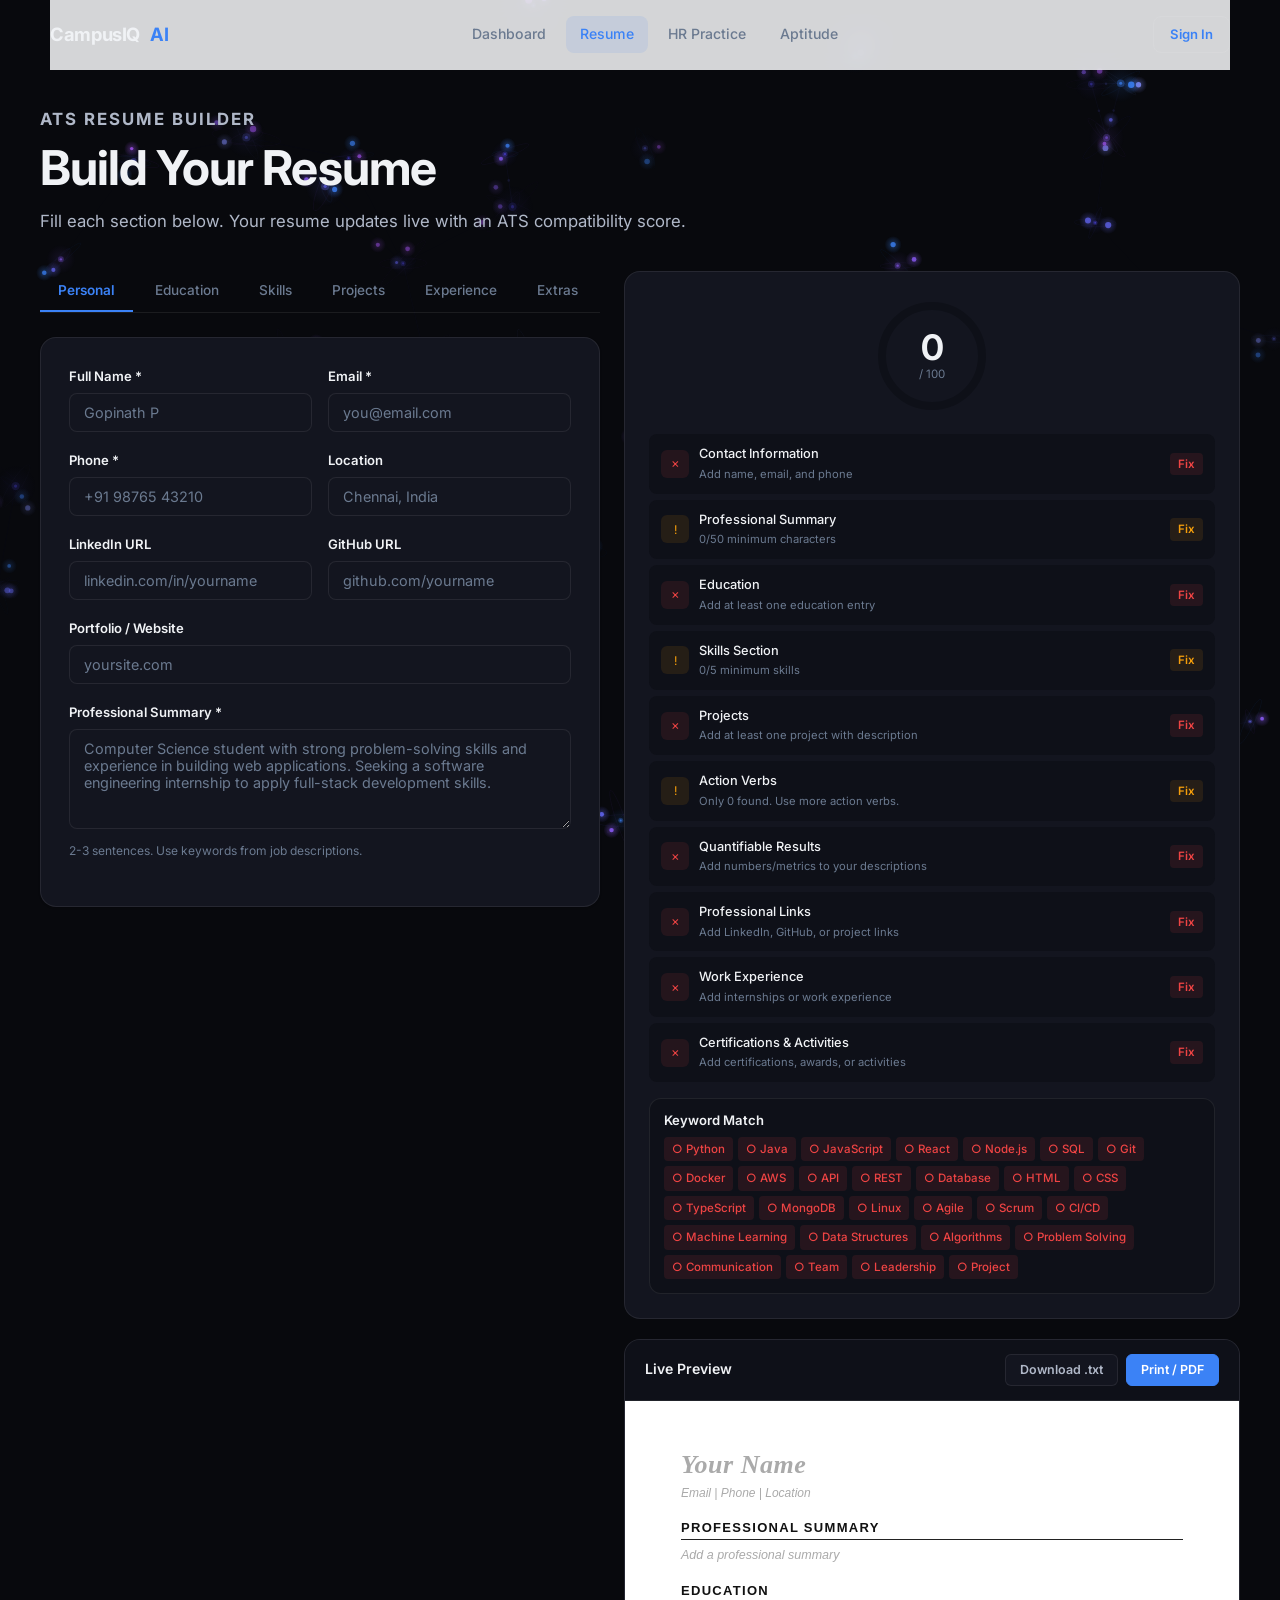
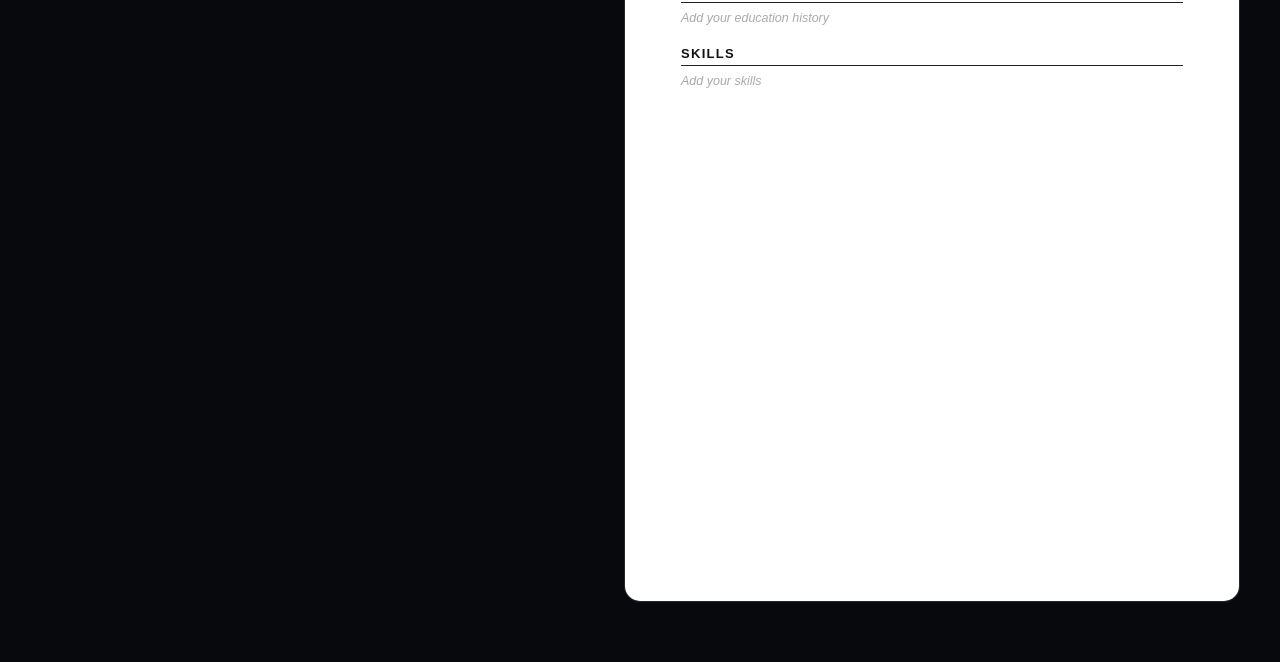
<file: frontend/resume.html>
<!doctype html>
<html lang="en">
<head>
  <meta charset="UTF-8" /><meta name="viewport" content="width=device-width, initial-scale=1.0" />
  <title>CampusIQ AI | ATS Resume Builder</title>
  <link rel="preconnect" href="https://fonts.googleapis.com" />
  <link rel="preconnect" href="https://fonts.gstatic.com" crossorigin />
  <link href="https://fonts.googleapis.com/css2?family=Inter:wght@400;500;600;700;800&display=swap" rel="stylesheet" />
  <link rel="stylesheet" href="styles.css" />
</head>
<body>
  <canvas id="particle-canvas"></canvas>

  <header class="topbar">
    <a class="brand" href="index.html">CampusIQ <span>AI</span></a>
    <nav>
      <a href="index.html">Dashboard</a>
      <a href="resume.html" class="active">Resume</a>
      <a href="interview.html">HR Practice</a>
      <a href="aptitude.html">Aptitude</a>
    </nav>
  </header>

  <main class="resume-page">
    <section class="hero">
      <p class="eyebrow">ATS Resume Builder</p>
      <h1>Build Your Resume</h1>
      <p>Fill each section below. Your resume updates live with an ATS compatibility score.</p>
    </section>

    <div class="resume-layout">
      <!-- LEFT: Form -->
      <div>
        <div class="tabs" id="tab-bar">
          <button class="tab-btn active" data-tab="personal">Personal</button>
          <button class="tab-btn" data-tab="education">Education</button>
          <button class="tab-btn" data-tab="skills">Skills</button>
          <button class="tab-btn" data-tab="projects">Projects</button>
          <button class="tab-btn" data-tab="experience">Experience</button>
          <button class="tab-btn" data-tab="extras">Extras</button>
        </div>

        <!-- Personal Info -->
        <div class="form-panel active card" data-panel="personal">
          <div class="form-row">
            <div class="form-group"><label>Full Name *</label><input id="f-name" class="input" placeholder="Gopinath P" /></div>
            <div class="form-group"><label>Email *</label><input id="f-email" type="email" class="input" placeholder="you@email.com" /></div>
          </div>
          <div class="form-row">
            <div class="form-group"><label>Phone *</label><input id="f-phone" class="input" placeholder="+91 98765 43210" /></div>
            <div class="form-group"><label>Location</label><input id="f-location" class="input" placeholder="Chennai, India" /></div>
          </div>
          <div class="form-row">
            <div class="form-group"><label>LinkedIn URL</label><input id="f-linkedin" class="input" placeholder="linkedin.com/in/yourname" /></div>
            <div class="form-group"><label>GitHub URL</label><input id="f-github" class="input" placeholder="github.com/yourname" /></div>
          </div>
          <div class="form-group"><label>Portfolio / Website</label><input id="f-portfolio" class="input" placeholder="yoursite.com" /></div>
          <div class="form-group"><label>Professional Summary *</label><textarea id="f-summary" class="input" placeholder="Computer Science student with strong problem-solving skills and experience in building web applications. Seeking a software engineering internship to apply full-stack development skills."></textarea><div class="hint">2-3 sentences. Use keywords from job descriptions.</div></div>
        </div>

        <!-- Education -->
        <div class="form-panel" data-panel="education">
          <div class="card" style="padding:20px">
            <div id="education-entries"></div>
            <button class="add-entry" id="add-education" type="button">+ Add Education</button>
          </div>
        </div>

        <!-- Skills -->
        <div class="form-panel" data-panel="skills">
          <div class="card" style="padding:20px">
            <div class="form-group"><label>Technical Skills</label>
              <div class="tag-input-wrap" id="tech-skills-wrap"><input id="tech-skill-input" placeholder="Type a skill and press Enter" /></div>
              <div class="skill-suggest" id="tech-suggest"></div>
            </div>
            <div class="form-group"><label>Tools & Platforms</label>
              <div class="tag-input-wrap" id="tools-skills-wrap"><input id="tools-skill-input" placeholder="e.g. Git, Docker, AWS" /></div>
            </div>
            <div class="form-group"><label>Soft Skills</label>
              <div class="tag-input-wrap" id="soft-skills-wrap"><input id="soft-skill-input" placeholder="e.g. Leadership, Communication" /></div>
            </div>
            <div class="form-group"><label>Languages</label>
              <div class="tag-input-wrap" id="lang-skills-wrap"><input id="lang-skill-input" placeholder="e.g. English, Tamil, Hindi" /></div>
            </div>
          </div>
        </div>

        <!-- Projects -->
        <div class="form-panel" data-panel="projects">
          <div class="card" style="padding:20px">
            <div id="project-entries"></div>
            <button class="add-entry" id="add-project" type="button">+ Add Project</button>
          </div>
        </div>

        <!-- Experience -->
        <div class="form-panel" data-panel="experience">
          <div class="card" style="padding:20px">
            <div id="experience-entries"></div>
            <button class="add-entry" id="add-experience" type="button">+ Add Experience / Internship</button>
          </div>
        </div>

        <!-- Extras -->
        <div class="form-panel" data-panel="extras">
          <div class="card" style="padding:20px">
            <div class="form-group"><label>Certifications</label>
              <div class="tag-input-wrap" id="certs-wrap"><input id="cert-input" placeholder="e.g. AWS Cloud Practitioner" /></div>
            </div>
            <div class="form-group"><label>Achievements & Awards</label>
              <div class="tag-input-wrap" id="awards-wrap"><input id="award-input" placeholder="e.g. 1st Place, State Hackathon 2025" /></div>
            </div>
            <div class="form-group"><label>Extracurricular Activities</label>
              <div class="tag-input-wrap" id="activities-wrap"><input id="activity-input" placeholder="e.g. President, college coding club" /></div>
            </div>
            <div class="form-group"><label>Volunteer Work</label><textarea id="f-volunteer" class="input" placeholder="Describe any volunteer or community service experience."></textarea></div>
          </div>
        </div>
      </div>

      <!-- RIGHT: ATS Score + Preview -->
      <div>
        <div class="ats-panel">
          <div class="ats-score-ring">
            <svg viewBox="0 0 120 120"><circle class="ring-bg" cx="60" cy="60" r="50"/><circle class="ring-fill" id="ats-ring" cx="60" cy="60" r="50"/></svg>
            <div class="score-text"><strong id="ats-score">0</strong><small>/ 100</small></div>
          </div>
          <div class="ats-sections" id="ats-sections"></div>
          <div class="ats-keywords"><h4>Keyword Match</h4><div class="kw-list" id="kw-list"></div></div>
        </div>

        <div class="preview-card">
          <div class="preview-header">
            <h3>Live Preview</h3>
            <div class="preview-tools">
              <button id="btn-txt" type="button">Download .txt</button>
              <button id="btn-print" class="primary" type="button">Print / PDF</button>
            </div>
          </div>
          <div class="resume-paper" id="resume-paper"></div>
        </div>
      </div>
    </div>
  </main>

  <script src="particles.js"></script>
  <script src="ui.js"></script>
  <script src="skills.js"></script>
  <script src="api.js"></script>
  <script src="resume.js"></script>
</body>
</html>
</file>
<file: frontend/styles.css>
/* ══════════════════════════════════════════════════════════════
   CampusIQ AI — Design System
   Dark luxury theme · Electric blue accent · Inter typography
   ══════════════════════════════════════════════════════════════ */

/* ── Reset ── */
*, *::before, *::after { box-sizing: border-box; margin: 0; padding: 0; }

/* ── Design Tokens ── */
:root {
  --bg:            #08090d;
  --bg-alt:        #0e1018;
  --surface:       #13151f;
  --surface-hover: #1a1e2e;
  --border:        rgba(255,255,255,.08);
  --border-focus:  #3b82f6;

  --text:          #f0f2f5;
  --text-body:     #b0b8c8;
  --text-muted:    #6b7a90;
  --text-inverse:  #08090d;

  --accent:        #3b82f6;
  --accent-hover:  #2563eb;
  --accent-light:  rgba(59,130,246,.1);
  --accent-text:   #ffffff;

  --blue:          #3b82f6;
  --blue-light:    rgba(59,130,246,.1);
  --green:         #06d6a0;
  --green-light:   rgba(6,214,160,.1);
  --red:           #ef4444;
  --red-light:     rgba(239,68,68,.1);
  --amber:         #f59e0b;
  --amber-light:   rgba(245,158,11,.1);

  --radius-sm:     8px;
  --radius:        12px;
  --radius-lg:     16px;
  --radius-xl:     20px;
  --radius-full:   9999px;

  --shadow-xs:     0 1px 2px rgba(0,0,0,.2);
  --shadow-sm:     0 1px 3px rgba(0,0,0,.3), 0 1px 2px rgba(0,0,0,.2);
  --shadow:        0 4px 6px -1px rgba(0,0,0,.3), 0 2px 4px -2px rgba(0,0,0,.2);
  --shadow-lg:     0 10px 15px -3px rgba(0,0,0,.4), 0 4px 6px -4px rgba(0,0,0,.3);
  --shadow-xl:     0 20px 25px -5px rgba(0,0,0,.5), 0 8px 10px -6px rgba(0,0,0,.4);

  --font:          'Inter', ui-sans-serif, system-ui, -apple-system, sans-serif;
  --transition:    150ms cubic-bezier(.4,0,.2,1);
}

/* ── Base ── */
html { scroll-behavior: smooth; -webkit-font-smoothing: antialiased; }
body {
  font-family: var(--font);
  font-size: .95rem;
  line-height: 1.6;
  color: var(--text-body);
  background: var(--bg);
  min-height: 100vh;
}

/* ── Particle Canvas ── */
#particle-canvas {
  position: fixed;
  inset: 0;
  width: 100%;
  height: 100%;
  z-index: 0;
  pointer-events: none;
}

/* ── Typography ── */
h1, h2, h3, h4 { color: var(--text); line-height: 1.2; }
h1 { font-size: clamp(2rem, 4vw, 3rem); font-weight: 700; letter-spacing: -.02em; }
h2 { font-size: 1.5rem; font-weight: 600; letter-spacing: -.01em; }
h3 { font-size: 1.15rem; font-weight: 600; }
h4 { font-size: .95rem; font-weight: 600; }
a { color: var(--accent); text-decoration: none; }
a:hover { color: var(--accent-hover); }

.eyebrow {
  display: inline-block;
  color: var(--accent);
  font-size: .72rem;
  font-weight: 700;
  letter-spacing: .12em;
  text-transform: uppercase;
  margin-bottom: 6px;
}

/* ══════════════════════════════════════
   Components
   ══════════════════════════════════════ */

/* ── Buttons ── */
.btn, button {
  font-family: var(--font);
  font-size: .88rem;
  font-weight: 600;
  border: none;
  border-radius: var(--radius-sm);
  padding: 10px 20px;
  cursor: pointer;
  transition: all var(--transition);
  display: inline-flex;
  align-items: center;
  justify-content: center;
  gap: 8px;
  line-height: 1.4;
}
.btn-primary, .btn {
  background: var(--accent);
  color: var(--accent-text);
}
.btn-primary:hover, .btn:hover {
  background: var(--accent-hover);
  transform: translateY(-1px);
  box-shadow: var(--shadow);
}
.btn-secondary {
  background: var(--bg-alt);
  color: var(--text-body);
  border: 1px solid var(--border);
}
.btn-secondary:hover {
  background: var(--border);
  color: var(--text);
}
.btn-ghost {
  background: transparent;
  color: var(--text-muted);
}
.btn-ghost:hover {
  background: var(--bg-alt);
  color: var(--text);
}
.btn-danger {
  background: var(--red);
  color: #fff;
}
.btn-danger:hover { background: #dc2626; }
.btn:disabled, button:disabled {
  opacity: .5;
  cursor: not-allowed;
  transform: none !important;
}
.btn-sm { padding: 6px 14px; font-size: .8rem; border-radius: var(--radius-sm); }
.btn-lg { padding: 14px 28px; font-size: 1rem; }

/* ── Cards ── */
.card {
  background: var(--surface);
  border: 1px solid var(--border);
  border-radius: var(--radius-lg);
  padding: 28px;
  box-shadow: var(--shadow-xs);
  transition: box-shadow var(--transition), transform var(--transition);
}
.card-hover:hover {
  box-shadow: var(--shadow);
  transform: translateY(-2px);
}

/* ── Form Controls ── */
.form-group { margin-bottom: 18px; }
.form-group label, label {
  display: block;
  font-size: .82rem;
  font-weight: 600;
  color: var(--text);
  margin-bottom: 6px;
}
.input, input[type="text"], input[type="email"], input[type="password"],
input[type="number"], input[type="tel"], input[type="url"],
textarea, select {
  width: 100%;
  padding: 10px 14px;
  border: 1px solid var(--border);
  border-radius: var(--radius-sm);
  background: var(--surface);
  color: var(--text);
  font-family: var(--font);
  font-size: .9rem;
  transition: border-color var(--transition), box-shadow var(--transition);
  outline: none;
}
.input:focus, input:focus, textarea:focus, select:focus {
  border-color: var(--border-focus);
  box-shadow: 0 0 0 3px rgba(129,140,248,.15);
}
.input::placeholder, input::placeholder, textarea::placeholder {
  color: var(--text-muted);
}
textarea { min-height: 100px; resize: vertical; }
.form-row { display: grid; grid-template-columns: 1fr 1fr; gap: 16px; }
.form-row-3 { display: grid; grid-template-columns: 1fr 1fr 1fr; gap: 16px; }
.hint { color: var(--text-muted); font-size: .75rem; margin-top: 4px; }
.role-picker { margin-bottom: 20px; }
.role-picker label { display: block; margin-bottom: 6px; }
.role-picker .input { width: 100%; }

/* ── Tabs ── */
.tabs { display: flex; gap: 4px; border-bottom: 1px solid var(--border); margin-bottom: 24px; overflow-x: auto; }
.tab-btn {
  padding: 10px 18px;
  background: transparent;
  border: none;
  border-bottom: 2px solid transparent;
  color: var(--text-muted);
  font-size: .85rem;
  font-weight: 500;
  cursor: pointer;
  white-space: nowrap;
  transition: all var(--transition);
  border-radius: 0;
}
.tab-btn:hover { color: var(--text); }
.tab-btn.active {
  color: var(--accent);
  border-bottom-color: var(--accent);
  font-weight: 600;
}
.form-panel { display: none; }
.form-panel.active { display: block; }

/* ── Badges ── */
.badge {
  display: inline-flex;
  align-items: center;
  padding: 3px 10px;
  border-radius: var(--radius-full);
  font-size: .75rem;
  font-weight: 600;
}
.badge-success { background: var(--green-light); color: var(--green); }
.badge-error { background: var(--red-light); color: var(--red); }
.badge-warning { background: var(--amber-light); color: var(--amber); }
.badge-info { background: var(--blue-light); color: var(--blue); }
.badge-accent { background: var(--accent-light); color: var(--accent); }

/* ── Toast Notifications ── */
.toast-container {
  position: fixed;
  bottom: 24px;
  right: 24px;
  z-index: 10000;
  display: flex;
  flex-direction: column;
  gap: 8px;
  pointer-events: none;
}
.toast {
  padding: 12px 20px;
  border-radius: var(--radius);
  font-size: .85rem;
  font-weight: 500;
  box-shadow: var(--shadow-lg);
  pointer-events: auto;
  animation: toast-in .3s ease, toast-out .3s ease forwards;
  animation-delay: 0s, 3.5s;
  max-width: 380px;
  display: flex;
  align-items: center;
  gap: 10px;
}
.toast-success { background: var(--green); color: #fff; }
.toast-error { background: var(--red); color: #fff; }
.toast-info { background: var(--accent); color: #fff; }
.toast-warning { background: var(--amber); color: #fff; }
@keyframes toast-in { from { opacity:0; transform: translateY(12px) scale(.95); } to { opacity:1; transform: translateY(0) scale(1); } }
@keyframes toast-out { from { opacity:1; } to { opacity:0; transform: translateY(-8px); } }

/* ── Loading Spinner ── */
.spinner {
  display: inline-block;
  width: 18px;
  height: 18px;
  border: 2px solid rgba(255,255,255,.3);
  border-top-color: #fff;
  border-radius: 50%;
  animation: spin .6s linear infinite;
}
.spinner-dark {
  border-color: rgba(0,0,0,.1);
  border-top-color: var(--accent);
}
@keyframes spin { to { transform: rotate(360deg); } }

/* ── Avatar ── */
.avatar {
  display: grid;
  place-content: center;
  border-radius: 50%;
  background: var(--accent);
  color: #fff;
  font-weight: 700;
  flex-shrink: 0;
}
.avatar-sm { width: 32px; height: 32px; font-size: .75rem; }
.avatar-md { width: 56px; height: 56px; font-size: 1.2rem; }
.avatar-lg { width: 96px; height: 96px; font-size: 2rem; }

/* ── Atom Avatar ── */
.atom-avatar { position: relative; display: inline-flex; flex-shrink: 0; }
.atom-avatar svg { display: block; }
.atom-avatar .orbit {
  position: absolute;
  inset: 0;
  border: 1.5px solid rgba(99,102,241,.3);
  border-radius: 50%;
  animation: orbit-spin 4s linear infinite;
}
.atom-avatar .orbit:nth-child(2) { animation-duration: 5s; animation-direction: reverse; transform: rotateX(60deg) rotateZ(30deg); }
.atom-avatar .orbit:nth-child(3) { animation-duration: 6s; transform: rotateX(60deg) rotateZ(-60deg); }
.atom-avatar .orbit .electron {
  position: absolute;
  width: 5px;
  height: 5px;
  background: var(--accent);
  border-radius: 50%;
  box-shadow: 0 0 8px var(--accent);
  top: -2.5px;
  left: 50%;
  transform: translateX(-50%);
}
@keyframes orbit-spin { to { transform: rotate(360deg); } }

/* ── Empty State ── */
.empty-state {
  text-align: center;
  padding: 32px 20px;
  color: var(--text-muted);
}
.empty-state .empty-icon {
  font-size: 2.5rem;
  margin-bottom: 12px;
  opacity: .5;
}
.empty-state p { font-size: .88rem; margin-bottom: 16px; }

/* ── Topbar ── */
.topbar {
  position: sticky;
  top: 0;
  z-index: 100;
  display: flex;
  justify-content: space-between;
  align-items: center;
  width: min(1180px, calc(100% - 40px));
  margin: auto;
  padding: 16px 0;
  background: rgba(248,250,252,.85);
  backdrop-filter: blur(12px);
  -webkit-backdrop-filter: blur(12px);
  border-bottom: 1px solid transparent;
  transition: border-color var(--transition);
}
.topbar.scrolled { border-bottom-color: var(--border); }
.brand {
  display: flex;
  align-items: center;
  gap: 10px;
  color: var(--text);
  text-decoration: none;
  font-size: 1.15rem;
  font-weight: 700;
  letter-spacing: -.02em;
}
.brand span { color: var(--accent); }
.topbar nav { display: flex; align-items: center; gap: 6px; }
.topbar nav a {
  color: var(--text-muted);
  text-decoration: none;
  padding: 7px 14px;
  border-radius: var(--radius-sm);
  font-size: .88rem;
  font-weight: 500;
  transition: all var(--transition);
}
.topbar nav a:hover {
  color: var(--text);
  background: var(--bg-alt);
}
.topbar nav a.active {
  color: var(--accent);
  background: var(--accent-light);
}

/* ── Auth Nav (topbar) ── */
.auth-nav { display: flex; align-items: center; gap: 10px; margin-left: 12px; }
.auth-greeting { color: var(--text-muted); font-size: .82rem; }
.auth-link {
  color: var(--accent);
  text-decoration: none;
  font-size: .82rem;
  font-weight: 600;
  padding: 7px 16px;
  border: 1px solid var(--border);
  border-radius: var(--radius-sm);
  transition: all var(--transition);
}
.auth-link:hover {
  border-color: var(--accent);
  background: var(--accent-light);
}
.auth-link.logout {
  color: var(--red);
  border-color: var(--red-light);
}
.auth-link.logout:hover {
  border-color: var(--red);
  background: var(--red-light);
}

/* ── Mobile Menu ── */
.mobile-menu-btn {
  display: none;
  background: none;
  border: none;
  padding: 8px;
  cursor: pointer;
  color: var(--text);
}
.mobile-menu-btn svg { width: 24px; height: 24px; }
.mobile-drawer {
  display: none;
  position: fixed;
  inset: 0;
  z-index: 200;
  background: rgba(0,0,0,.3);
  backdrop-filter: blur(4px);
}
.mobile-drawer.open { display: block; }
.mobile-drawer-content {
  position: absolute;
  top: 0;
  right: 0;
  width: min(300px, 80vw);
  height: 100%;
  background: var(--surface);
  box-shadow: var(--shadow-xl);
  padding: 24px;
  animation: slide-in-right .25s ease;
}
.mobile-drawer-content a {
  display: block;
  padding: 12px 0;
  color: var(--text-body);
  font-size: 1rem;
  font-weight: 500;
  border-bottom: 1px solid var(--border);
}
.mobile-drawer-close {
  position: absolute;
  top: 16px;
  right: 16px;
  background: none;
  border: none;
  font-size: 1.5rem;
  color: var(--text-muted);
  cursor: pointer;
}
@keyframes slide-in-right { from { transform: translateX(100%); } to { transform: translateX(0); } }

/* ── Workspace ── */
.workspace {
  position: relative;
  z-index: 1;
  width: min(1180px, calc(100% - 40px));
  margin: 40px auto 60px;
}

/* ── Hero ── */
.hero { max-width: 680px; margin-bottom: 36px; }
.hero h1 { margin-bottom: 12px; }
.hero > p { color: var(--text-body); font-size: 1.05rem; line-height: 1.6; }

/* ── Dashboard Readiness ── */
.dashboard-card {
  display: grid;
  grid-template-columns: 1fr auto;
  align-items: center;
  gap: 32px;
  margin-bottom: 24px;
}
.readiness { display: flex; align-items: center; gap: 16px; }
.progress-ring {
  --score: 0deg;
  display: grid;
  place-content: center;
  width: 88px;
  height: 88px;
  border-radius: 50%;
  background: conic-gradient(var(--accent) var(--score), var(--bg-alt) 0);
  position: relative;
  flex-shrink: 0;
}
.progress-ring::before {
  content: "";
  position: absolute;
  inset: 8px;
  border-radius: 50%;
  background: var(--surface);
}
.progress-ring strong, .progress-ring span { z-index: 1; text-align: center; }
.progress-ring strong { font-size: 1.5rem; color: var(--text); line-height: 1; }
.progress-ring span { font-size: .7rem; color: var(--text-muted); }

/* ── Metrics Row ── */
.metrics { display: flex; gap: 24px; }
.metric-chip {
  display: grid;
  gap: 2px;
  padding: 14px 20px;
  border-radius: var(--radius);
  background: var(--bg-alt);
  text-align: center;
  min-width: 90px;
}
.metric-chip strong {
  font-size: 1.4rem;
  color: var(--accent);
}
.metric-chip span {
  font-size: .75rem;
  color: var(--text-muted);
  font-weight: 500;
}

/* ── Content Grid ── */
.grid {
  display: grid;
  grid-template-columns: repeat(2, minmax(0, 1fr));
  gap: 20px;
  margin-bottom: 20px;
}
.feature-grid {
  display: grid;
  grid-template-columns: repeat(2, minmax(0, 1fr));
  gap: 20px;
}

/* ── Section Headings ── */
.section-heading {
  display: flex;
  justify-content: space-between;
  align-items: flex-start;
  margin-bottom: 20px;
}
.section-heading h2 { margin: 4px 0 0; }

/* ── Profile Panel ── */
.profile-panel form { display: flex; flex-direction: column; gap: 0; }

/* ── Summary Panel ── */
.summary-panel {
  display: flex;
  flex-direction: column;
  align-items: center;
  text-align: center;
  padding: 32px 28px;
}
.summary-panel .avatar { margin-bottom: 16px; }
.summary-panel h2 { margin-bottom: 4px; font-size: 1.2rem; }
.summary-panel p { color: var(--text-muted); font-size: .85rem; margin-bottom: 16px; }
.stat-row {
  display: flex;
  gap: 32px;
}
.stat-row div { text-align: center; }
.stat-row strong { display: block; font-size: 1.4rem; color: var(--accent); }
.stat-row span { font-size: .75rem; color: var(--text-muted); }

/* ── Tag List ── */
.tag-list {
  list-style: none;
  display: flex;
  flex-wrap: wrap;
  gap: 8px;
  margin-top: 12px;
}
.tag {
  display: inline-flex;
  align-items: center;
  gap: 6px;
  padding: 5px 12px;
  border-radius: var(--radius-full);
  background: var(--accent-light);
  color: var(--accent);
  font-size: .82rem;
  font-weight: 500;
}
.tag .remove, .tag button {
  display: inline-flex;
  background: none;
  border: none;
  color: var(--accent);
  cursor: pointer;
  font-size: 1rem;
  padding: 0;
  line-height: 1;
  opacity: .6;
  transition: opacity var(--transition);
}
.tag .remove:hover, .tag button:hover { opacity: 1; }

/* ── Skill Tags with Logos ── */
.skill-tag {
  display: inline-flex;
  align-items: center;
  gap: 6px;
  padding: 4px 10px 4px 4px;
  border-radius: var(--radius-full);
  background: color-mix(in srgb, var(--tag-color, #6366f1) 12%, transparent);
  color: var(--tag-color, #6366f1);
  font-size: .82rem;
  font-weight: 500;
}
.skill-logo {
  display: inline-flex;
  align-items: center;
  justify-content: center;
  width: 22px;
  height: 22px;
  border-radius: 50%;
  color: #fff;
  font-size: .6rem;
  font-weight: 700;
  letter-spacing: .02em;
  flex-shrink: 0;
}
.skill-name { white-space: nowrap; }
.skill-tag .remove, .skill-tag button {
  display: inline-flex;
  background: none;
  border: none;
  color: var(--tag-color, #6366f1);
  cursor: pointer;
  font-size: 1rem;
  padding: 0;
  line-height: 1;
  opacity: .5;
  transition: opacity var(--transition);
}
.skill-tag .remove:hover, .skill-tag button:hover { opacity: 1; }

/* Resume page small tags */
.skill-tag-sm {
  display: inline-flex;
  align-items: center;
  gap: 4px;
  padding: 2px 8px 2px 2px;
  border-radius: var(--radius-full);
  background: color-mix(in srgb, var(--tag-color, #6366f1) 10%, transparent);
  color: var(--tag-color, #6366f1);
  font-size: .78rem;
  font-weight: 500;
  margin: 2px 4px 2px 0;
}
.skill-logo-sm {
  display: inline-flex;
  align-items: center;
  justify-content: center;
  width: 18px;
  height: 18px;
  border-radius: 50%;
  color: #fff;
  font-size: .5rem;
  font-weight: 700;
  flex-shrink: 0;
}

/* ── Skill Category Select ── */
.skill-add-row {
  display: flex;
  gap: 8px;
  align-items: stretch;
}
.skill-cat-select {
  width: auto;
  min-width: 140px;
  flex-shrink: 0;
  font-size: .82rem;
}
.skill-add-row .inline-form { flex: 1; }
.skill-add-row .inline-form input { flex: 1; }

/* ── Skill Suggestions Row ── */
.skill-suggest-row {
  display: flex;
  flex-wrap: wrap;
  gap: 6px;
  margin-top: 8px;
  min-height: 0;
}
.skill-suggest-chip {
  display: inline-flex;
  align-items: center;
  gap: 5px;
  padding: 4px 10px 4px 4px;
  border: 1px solid var(--border);
  border-radius: var(--radius-full);
  background: var(--bg);
  color: var(--text-body);
  font-size: .78rem;
  font-weight: 500;
  cursor: pointer;
  transition: all var(--transition);
}
.skill-suggest-chip:hover {
  border-color: var(--chip-color, var(--accent));
  background: color-mix(in srgb, var(--chip-color, var(--accent)) 8%, var(--bg));
  color: var(--chip-color, var(--accent));
}
.chip-logo {
  display: inline-flex;
  align-items: center;
  justify-content: center;
  width: 18px;
  height: 18px;
  border-radius: 50%;
  color: #fff;
  font-size: .5rem;
  font-weight: 700;
  flex-shrink: 0;
}

/* ── Inline Form ── */
.inline-form {
  display: flex;
  gap: 8px;
}
.inline-form input { flex: 1; }

/* ── Project List ── */
.project-list {
  list-style: none;
  display: flex;
  flex-direction: column;
  gap: 10px;
  margin-top: 12px;
}
.project-item {
  padding: 14px 16px;
  border: 1px solid var(--border);
  border-radius: var(--radius);
  background: var(--bg-alt);
  position: relative;
}
.project-item h4 { font-size: .9rem; margin-bottom: 4px; }
.project-item p { font-size: .82rem; color: var(--text-muted); margin: 0; }
.project-item .remove {
  position: absolute;
  top: 10px;
  right: 10px;
  background: none;
  border: none;
  color: var(--text-muted);
  cursor: pointer;
  font-size: 1.1rem;
  padding: 2px;
  opacity: .5;
  transition: opacity var(--transition);
}
.project-item .remove:hover { opacity: 1; color: var(--red); }

/* ── Project Form ── */
.project-form {
  display: flex;
  flex-direction: column;
  gap: 0;
}
.project-form textarea { min-height: 60px; }

/* ── Message ── */
.message {
  padding: 8px 0;
  font-size: .82rem;
  font-weight: 500;
  color: var(--green);
  min-height: 0;
}
.message.error { color: var(--red); }

/* ── Tips Box ── */
.tips {
  padding: 16px 20px;
  border-left: 3px solid var(--accent);
  background: var(--accent-light);
  border-radius: 0 var(--radius-sm) var(--radius-sm) 0;
  margin-top: 16px;
}
.tips strong { display: block; font-size: .82rem; color: var(--accent); margin-bottom: 4px; }
.tips p { font-size: .85rem; color: var(--text-body); margin: 0; }

/* ── Feedback Card ── */
.feedback-card {
  margin-top: 16px;
  border: 1px solid var(--border);
  border-radius: var(--radius);
  background: var(--card-bg);
  overflow: hidden;
}
.feedback-header {
  display: flex;
  align-items: center;
  gap: 14px;
  padding: 16px 20px;
  border-bottom: 1px solid var(--border);
}
.feedback-score {
  width: 48px; height: 48px;
  display: grid; place-content: center;
  border-radius: 50%;
  font-size: 1.1rem; font-weight: 700; color: #fff;
  flex-shrink: 0;
}
.feedback-score.great { background: var(--green); }
.feedback-score.good { background: var(--accent); }
.feedback-score.ok { background: var(--amber); }
.feedback-score.poor { background: var(--red); }
.feedback-header strong { display: block; margin-bottom: 2px; }
.feedback-header p { margin: 0; font-size: .82rem; color: var(--text-muted); }
.feedback-breakdown {
  padding: 14px 20px;
  border-bottom: 1px solid var(--border);
  display: grid;
  gap: 8px;
}
.feedback-breakdown .fb-row {
  display: flex;
  align-items: center;
  gap: 8px;
  font-size: .82rem;
}
.fb-row .fb-label { width: 120px; flex-shrink: 0; color: var(--text-muted); }
.fb-row .fb-bar { flex: 1; height: 6px; border-radius: 3px; background: var(--border); overflow: hidden; }
.fb-row .fb-fill { height: 100%; border-radius: 3px; transition: width .4s ease; }
.fb-row .fb-val { width: 32px; text-align: right; font-weight: 600; font-size: .8rem; }
.feedback-resources {
  padding: 14px 20px;
}
.feedback-resources h4 { font-size: .82rem; color: var(--accent); margin-bottom: 10px; }
.fb-resource-list { list-style: none; padding: 0; margin: 0; display: grid; gap: 8px; }
.fb-resource-item {
  display: flex;
  align-items: center;
  gap: 10px;
  font-size: .82rem;
  padding: 8px 12px;
  border-radius: var(--radius-sm);
  background: var(--bg);
  border: 1px solid var(--border);
}
.fb-resource-item .fb-icon { width: 28px; height: 28px; border-radius: 6px; display: grid; place-content: center; font-size: .75rem; color: #fff; flex-shrink: 0; }
.fb-resource-item a { color: var(--accent); text-decoration: none; font-weight: 600; }
.fb-resource-item a:hover { text-decoration: underline; }
.fb-resource-item span { display: block; font-size: .75rem; color: var(--text-muted); margin-top: 1px; }

/* ── Resume Preview (inline on dashboard) ── */
.resume-preview {
  padding: 20px;
  border: 1px solid var(--border);
  border-radius: var(--radius);
  background: var(--surface);
  margin-top: 16px;
}
.resume-preview h3 { font-size: 1rem; margin-bottom: 4px; }
.resume-preview h4 { font-size: .82rem; color: var(--accent); margin: 10px 0 4px; text-transform: uppercase; letter-spacing: .06em; }
.resume-preview p { font-size: .82rem; color: var(--text-muted); margin: 0; }

.resume-link {
  display: inline-block;
  margin-top: 16px;
  font-size: .88rem;
  font-weight: 600;
}

/* ── Interview Section (inline on dashboard) ── */
.video-stage {
  position: relative;
  display: grid;
  place-items: center;
  min-height: 205px;
  overflow: hidden;
  border-radius: var(--radius);
  background: var(--bg-alt);
  border: 1px solid var(--border);
  margin-bottom: 12px;
}
.camera-actions {
  display: flex;
  gap: 8px;
  margin-bottom: 16px;
}
.camera-actions button { font-size: .82rem; }

/* ── HR Dashboard (inline on dashboard) ── */
.hr-dashboard {
  display: grid;
  grid-template-columns: 1.15fr .85fr;
  gap: 12px;
  margin-bottom: 12px;
}
.hr-insights {
  padding: 20px;
  border-radius: var(--radius);
  background: var(--bg-alt);
  border: 1px solid var(--border);
}
.hr-score {
  display: grid;
  grid-template-columns: auto auto;
  align-items: baseline;
  column-gap: 6px;
  margin: 12px 0;
}
.hr-score strong { font-size: 2.2rem; color: var(--accent); }
.hr-score span { color: var(--text-muted); font-weight: 500; }
.hr-score small { grid-column: span 2; color: var(--text-muted); font-size: .72rem; }
.hr-metrics {
  display: grid;
  grid-template-columns: repeat(3, 1fr);
  gap: 6px;
}
.hr-metrics div {
  padding: 10px 6px;
  border-radius: var(--radius-sm);
  background: var(--surface);
  text-align: center;
}
.hr-metrics strong { font-size: 1rem; color: var(--accent); display: block; }
.hr-metrics span { color: var(--text-muted); font-size: .68rem; }
.hr-tip { margin: 12px 0 0; color: var(--text-body); font-size: .82rem; line-height: 1.4; }

/* ── Home HR Character ── */
.home-hr-character { position: relative; width: 100%; height: 100%; display: flex; flex-direction: column; align-items: center; justify-content: flex-end; }
.home-hr-character svg.character-svg { width: 100%; height: auto; max-height: 200px; }
.home-hr-character.speaking .home-mouth { animation: home-lip .18s infinite alternate; }
.home-hr-character.thinking .home-mouth { animation: none; }
@keyframes home-lip { 0% { transform: scaleY(1); } 100% { transform: scaleY(1.4); } }
.home-hr-character.speaking .home-torso-group { animation: home-sway 2.5s ease-in-out infinite; }
@keyframes home-sway { 0%,100% { transform: translateX(0); } 50% { transform: translateX(2px); } }
.home-hr-status {
  display: flex;
  align-items: center;
  gap: 6px;
  padding: 8px 14px;
  background: rgba(255,255,255,.9);
  font-size: .75rem;
  color: var(--text-muted);
  width: 100%;
  border-top: 1px solid var(--border);
}
.home-hr-dot {
  width: 7px;
  height: 7px;
  border-radius: 50%;
  background: var(--text-muted);
  flex-shrink: 0;
}
.home-hr-character.speaking .home-hr-dot { background: var(--green); animation: pulse-dot 1s infinite; }
.home-hr-character.listening .home-hr-dot { background: var(--blue); }
@keyframes pulse-dot { 50% { opacity: .3; } }

/* ── Interview Actions ── */
.interview-actions {
  display: flex;
  flex-wrap: wrap;
  gap: 8px;
  margin-top: 12px;
}

.question-label {
  font-size: .78rem;
  color: var(--text-muted);
  font-weight: 600;
  text-transform: uppercase;
  letter-spacing: .06em;
  margin: 12px 0 6px;
}

/* ── Hero CTA Buttons ── */
.hero-actions {
  display: flex;
  gap: 12px;
  margin-top: 20px;
  flex-wrap: wrap;
}

/* ══════════════════════════════════════
   Auth Page
   ══════════════════════════════════════ */
.auth-page {
  display: grid;
  grid-template-columns: 2fr 3fr;
  min-height: 100vh;
}
.auth-hero {
  display: flex;
  flex-direction: column;
  justify-content: center;
  align-items: center;
  padding: 48px;
  background: linear-gradient(135deg, var(--accent) 0%, #4f46e5 50%, #3b82f6 100%);
  color: #fff;
  text-align: center;
  position: relative;
  overflow: hidden;
}
.auth-hero h1 { color: #fff; font-size: 2.2rem; margin-bottom: 8px; }
.auth-hero p { color: rgba(255,255,255,.8); font-size: 1rem; max-width: 340px; }
.auth-hero .feature-list {
  list-style: none;
  margin-top: 32px;
  text-align: left;
}
.auth-hero .feature-list li {
  padding: 8px 0;
  color: rgba(255,255,255,.85);
  font-size: .9rem;
  display: flex;
  align-items: center;
  gap: 10px;
}
.auth-hero .feature-list li::before {
  content: "";
  width: 20px;
  height: 20px;
  border-radius: 50%;
  background: rgba(255,255,255,.2);
  display: grid;
  place-content: center;
  font-size: .7rem;
  flex-shrink: 0;
}
.auth-panel {
  display: flex;
  justify-content: center;
  align-items: center;
  padding: 40px;
}
.auth-card {
  width: min(440px, 100%);
  padding: 40px 36px;
}

.auth-card .brand-lg {
  font-size: 1.8rem;
  font-weight: 700;
  color: var(--text);
  margin-bottom: 4px;
}
.auth-card .brand-lg span { color: var(--accent); }
.auth-card .subtitle { color: var(--text-muted); font-size: .9rem; margin-bottom: 28px; }

/* Auth Tabs */
.auth-tabs {
  display: flex;
  gap: 0;
  background: var(--bg-alt);
  border-radius: var(--radius-sm);
  padding: 4px;
  margin-bottom: 24px;
}
.auth-tab {
  flex: 1;
  padding: 10px 16px;
  background: transparent;
  border: none;
  border-radius: 6px;
  color: var(--text-muted);
  font-size: .88rem;
  font-weight: 500;
  cursor: pointer;
  transition: all var(--transition);
}
.auth-tab:hover { color: var(--text); }
.auth-tab.active {
  background: var(--surface);
  color: var(--accent);
  font-weight: 600;
  box-shadow: var(--shadow-xs);
}

.auth-form { display: none; }
.auth-form.active { display: block; animation: fade-in .2s ease; }

.auth-submit {
  width: 100%;
  padding: 12px;
  margin-top: 4px;
}

.auth-message {
  padding: 10px 14px;
  border-radius: var(--radius-sm);
  font-size: .82rem;
  margin-top: 14px;
  display: none;
}
.auth-message.error { display: block; background: var(--red-light); color: var(--red); }
.auth-message.success { display: block; background: var(--green-light); color: var(--green); }

.auth-divider {
  display: flex;
  align-items: center;
  gap: 12px;
  margin: 22px 0;
  color: var(--text-muted);
  font-size: .8rem;
}
.auth-divider::before, .auth-divider::after {
  content: "";
  flex: 1;
  height: 1px;
  background: var(--border);
}

.auth-skip {
  display: block;
  text-align: center;
  padding: 10px;
  border: 1px solid var(--border);
  border-radius: var(--radius-sm);
  color: var(--text-muted);
  text-decoration: none;
  font-size: .85rem;
  transition: all var(--transition);
}
.auth-skip:hover {
  border-color: var(--accent);
  color: var(--accent);
  background: var(--accent-light);
}

.footer-links {
  margin-top: 20px;
  text-align: center;
  color: var(--text-muted);
  font-size: .75rem;
}
.footer-links a { color: var(--accent); }

/* Password strength */
.pw-strength { height: 4px; border-radius: 2px; background: var(--bg-alt); margin-top: 6px; overflow: hidden; }
.pw-strength-fill { height: 100%; width: 0; border-radius: 2px; transition: all .3s; }
.pw-hint { color: var(--text-muted); font-size: .72rem; margin-top: 4px; }
.strength-weak { width: 33% !important; background: var(--red); }
.strength-fair { width: 66% !important; background: var(--amber); }
.strength-strong { width: 100% !important; background: var(--green); }

/* Google Button */
.google-btn {
  width: 100%;
  padding: 12px;
  border: 1px solid var(--border);
  border-radius: var(--radius-sm);
  background: var(--surface);
  color: var(--text-body);
  font-size: .9rem;
  font-weight: 500;
  cursor: pointer;
  display: flex;
  align-items: center;
  justify-content: center;
  transition: all var(--transition);
}
.google-btn:hover { background: var(--bg-alt); border-color: var(--text-muted); }

.glue { display: none; }

.google-btn-quick {
  margin-top: 8px;
  background: linear-gradient(135deg, rgba(66,133,244,.12), rgba(179,133,244,.12));
  border-color: rgba(66,133,244,.45);
  font-size: .86rem;
  color: var(--text-body);
}
.google-btn-quick:hover { background: rgba(66,133,244,.2); border-color: var(--accent); }
.google-quick-note { margin: 8px 0 0; text-align: center; font-size: .75rem; color: var(--text-muted); }

/* Google Modal */
.google-modal-overlay {
  position: fixed;
  inset: 0;
  background: rgba(0,0,0,.4);
  z-index: 1000;
  display: grid;
  place-content: center;
  animation: fade-in .2s ease;
}
.google-modal {
  width: min(400px, calc(100% - 40px));
  border-radius: var(--radius-lg);
  background: var(--surface);
  box-shadow: var(--shadow-xl);
  overflow: hidden;
}
.google-modal-header {
  display: flex;
  align-items: center;
  gap: 10px;
  padding: 16px 20px;
  border-bottom: 1px solid var(--border);
  font-size: .95rem;
  font-weight: 600;
  color: var(--text);
}
.google-modal-close {
  margin-left: auto;
  background: none;
  border: none;
  color: var(--text-muted);
  font-size: 1.4rem;
  cursor: pointer;
}
.google-modal-close:hover { color: var(--red); }
.google-modal-body { padding: 20px; }
.google-modal-body p { color: var(--text-muted); font-size: .85rem; margin: 0 0 16px; }
.google-modal-footer { padding: 16px 20px; border-top: 1px solid var(--border); }

/* ══════════════════════════════════════
   Resume Page
   ══════════════════════════════════════ */
.resume-page {
  width: min(1200px, calc(100% - 40px));
  margin: 36px auto 60px;
  position: relative;
  z-index: 1;
}
.resume-layout {
  display: grid;
  grid-template-columns: 1fr 1.1fr;
  gap: 24px;
  margin-top: 24px;
}

/* Repeatable entries */
.entry-card {
  padding: 16px;
  margin-bottom: 12px;
  border: 1px solid var(--border);
  border-radius: var(--radius);
  background: var(--surface);
  position: relative;
}
.entry-card .entry-header {
  display: flex;
  justify-content: space-between;
  align-items: center;
  margin-bottom: 12px;
}
.entry-card .entry-header h4 { margin: 0; color: var(--text); font-size: .88rem; }
.entry-remove {
  background: none;
  border: 1px solid var(--red-light);
  color: var(--red);
  padding: 4px 10px;
  border-radius: 6px;
  font-size: .72rem;
  cursor: pointer;
}
.entry-remove:hover { background: var(--red-light); }

.add-entry {
  display: flex;
  align-items: center;
  justify-content: center;
  gap: 6px;
  padding: 12px;
  border: 1px dashed var(--border);
  border-radius: var(--radius-sm);
  background: transparent;
  color: var(--accent);
  font-size: .85rem;
  font-weight: 500;
  cursor: pointer;
  width: 100%;
  transition: all var(--transition);
}
.add-entry:hover { border-color: var(--accent); background: var(--accent-light); }

/* Tag Input */
.tag-input-wrap {
  display: flex;
  flex-wrap: wrap;
  gap: 6px;
  padding: 8px 10px;
  border: 1px solid var(--border);
  border-radius: var(--radius-sm);
  background: var(--surface);
  min-height: 42px;
  cursor: text;
  transition: border-color var(--transition);
}
.tag-input-wrap:focus-within { border-color: var(--border-focus); box-shadow: 0 0 0 3px rgba(129,140,248,.1); }
.tag-input-wrap .tag {
  display: flex;
  align-items: center;
  gap: 4px;
  padding: 3px 8px;
  border-radius: 6px;
  background: var(--accent-light);
  color: var(--accent);
  font-size: .78rem;
  font-weight: 500;
}
.tag-input-wrap .tag button {
  background: none;
  border: none;
  color: var(--accent);
  cursor: pointer;
  padding: 0;
  font-size: .9rem;
  opacity: .6;
}
.tag-input-wrap .tag button:hover { opacity: 1; }
.tag-input-wrap input {
  flex: 1;
  min-width: 100px;
  border: none;
  background: transparent;
  color: var(--text);
  font-size: .88rem;
  outline: none;
}

.skill-suggest {
  display: flex;
  flex-wrap: wrap;
  gap: 5px;
  margin-top: 8px;
}
.skill-suggest button {
  padding: 4px 12px;
  border: 1px solid var(--border);
  border-radius: var(--radius-full);
  background: transparent;
  color: var(--accent);
  font-size: .75rem;
  cursor: pointer;
}
.skill-suggest button:hover { background: var(--accent-light); border-color: var(--accent); }

/* ATS Score Panel */
.ats-panel {
  padding: 24px;
  border: 1px solid var(--border);
  border-radius: var(--radius-lg);
  background: var(--surface);
  position: sticky;
  top: 80px;
}
.ats-score-ring {
  position: relative;
  width: 120px;
  height: 120px;
  margin: 0 auto 16px;
}
.ats-score-ring svg { width: 100%; height: 100%; transform: rotate(-90deg); }
.ats-score-ring .ring-bg { fill: none; stroke: var(--bg-alt); stroke-width: 8; }
.ats-score-ring .ring-fill {
  fill: none;
  stroke: var(--accent);
  stroke-width: 8;
  stroke-linecap: round;
  stroke-dasharray: 314;
  stroke-dashoffset: 314;
  transition: stroke-dashoffset 1s ease, stroke .5s;
}
.ats-score-ring .score-text {
  position: absolute;
  inset: 0;
  display: flex;
  flex-direction: column;
  align-items: center;
  justify-content: center;
}
.ats-score-ring .score-text strong { font-size: 2.2rem; line-height: 1; color: var(--text); }
.ats-score-ring .score-text small { color: var(--text-muted); font-size: .72rem; }

.ats-sections { margin-top: 18px; }
.ats-section {
  display: flex;
  align-items: center;
  gap: 10px;
  padding: 10px 12px;
  margin-bottom: 6px;
  border-radius: var(--radius-sm);
  background: var(--bg-alt);
}
.ats-section .ats-icon {
  width: 28px;
  height: 28px;
  border-radius: 6px;
  display: grid;
  place-content: center;
  font-size: .75rem;
  flex-shrink: 0;
}
.ats-section .ats-icon.pass { background: var(--green-light); color: var(--green); }
.ats-section .ats-icon.warn { background: var(--amber-light); color: var(--amber); }
.ats-section .ats-icon.fail { background: var(--red-light); color: var(--red); }
.ats-section .ats-info { flex: 1; }
.ats-section .ats-info .ats-label { font-size: .8rem; color: var(--text); font-weight: 500; }
.ats-section .ats-info .ats-detail { font-size: .7rem; color: var(--text-muted); margin-top: 1px; }
.ats-section .ats-badge { font-size: .72rem; font-weight: 600; padding: 2px 8px; border-radius: 4px; }
.ats-section .ats-badge.pass { background: var(--green-light); color: var(--green); }
.ats-section .ats-badge.warn { background: var(--amber-light); color: var(--amber); }
.ats-section .ats-badge.fail { background: var(--red-light); color: var(--red); }

.ats-keywords {
  margin-top: 16px;
  padding: 14px;
  border: 1px solid var(--border);
  border-radius: var(--radius);
  background: var(--bg-alt);
}
.ats-keywords h4 { margin: 0 0 8px; font-size: .82rem; color: var(--text); }
.ats-keywords .kw-list { display: flex; flex-wrap: wrap; gap: 5px; }
.ats-keywords .kw-tag {
  padding: 3px 8px;
  border-radius: 4px;
  font-size: .72rem;
  font-weight: 500;
}
.ats-keywords .kw-tag.found { background: var(--green-light); color: var(--green); }
.ats-keywords .kw-tag.missing { background: var(--red-light); color: var(--red); }

/* Resume Preview Card */
.preview-card {
  border: 1px solid var(--border);
  border-radius: var(--radius-lg);
  background: var(--surface);
  overflow: hidden;
  margin-top: 20px;
}
.preview-header {
  display: flex;
  justify-content: space-between;
  align-items: center;
  padding: 14px 20px;
  border-bottom: 1px solid var(--border);
  background: var(--bg-alt);
}
.preview-header h3 { margin: 0; font-size: .88rem; color: var(--text); }
.preview-tools { display: flex; gap: 8px; }
.preview-tools button {
  padding: 6px 14px;
  border-radius: 6px;
  font-size: .78rem;
  border: 1px solid var(--border);
  background: var(--surface);
  color: var(--text-body);
  cursor: pointer;
}
.preview-tools button:hover { border-color: var(--accent); color: var(--accent); }
.preview-tools button.primary {
  background: var(--accent);
  border-color: var(--accent);
  color: #fff;
}
.preview-tools button.primary:hover { background: var(--accent-hover); }

/* Resume Paper */
.resume-paper {
  padding: 48px 56px;
  color: #172033;
  background: #fff;
  font-family: 'Georgia', 'Times New Roman', serif;
  min-height: 800px;
}
.resume-paper h1 { margin: 0 0 4px; font-size: 26px; letter-spacing: .02em; color: #111; }
.resume-paper .contact-line { margin: 0 0 18px; color: #41516a; font-size: 12px; font-family: Arial, sans-serif; }
.resume-paper .contact-line a { color: #2563eb; text-decoration: none; }
.resume-paper h2 {
  margin: 18px 0 6px;
  padding-bottom: 3px;
  border-bottom: 1.5px solid #222;
  font-size: 13px;
  letter-spacing: .1em;
  text-transform: uppercase;
  font-family: Arial, sans-serif;
  color: #111;
}
.resume-paper h3 { margin: 12px 0 3px; font-size: 13px; font-family: Arial, sans-serif; color: #111; }
.resume-paper .sub { font-size: 12px; color: #41516a; font-family: Arial, sans-serif; }
.resume-paper p, .resume-paper li { font-size: 12.5px; line-height: 1.55; font-family: Arial, sans-serif; color: #222; }
.resume-paper ul { margin: 4px 0 8px; padding-left: 18px; }
.resume-paper li { margin-bottom: 3px; }
.resume-paper .entry-row { display: flex; justify-content: space-between; align-items: baseline; }
.resume-paper .empty { color: #aaa; font-style: italic; }

/* ══════════════════════════════════════
   Interview Page
   ══════════════════════════════════════ */
.interview-page {
  width: min(1180px, calc(100% - 40px));
  margin: 36px auto 60px;
  position: relative;
  z-index: 1;
}
.interview-layout {
  display: grid;
  grid-template-columns: 1.05fr .95fr;
  gap: 24px;
  margin-top: 24px;
}
.hr-card, .session-card {
  padding: 24px;
  border: 1px solid var(--border);
  border-radius: var(--radius-lg);
  background: var(--surface);
}

/* HR Stage */
.hr-stage {
  position: relative;
  overflow: hidden;
  border-radius: var(--radius);
  background: #2a2a2e;
  height: 480px;
  display: flex;
  flex-direction: column;
  align-items: center;
  justify-content: center;
}

/* Video-Call Chrome Bar */
.hr-card-chrome {
  display: flex;
  align-items: center;
  justify-content: space-between;
  padding: 10px 16px;
  background: var(--bg-alt);
  border: 1px solid var(--border);
  border-radius: var(--radius) var(--radius) 0 0;
  border-bottom: none;
}
.chrome-left { display: flex; align-items: center; gap: 8px; }
.chrome-center { font-size: .78rem; color: var(--text-muted); font-weight: 500; }
.chrome-right { display: flex; align-items: center; gap: 8px; font-size: .72rem; color: var(--text-muted); }
.chrome-time { font-variant-numeric: tabular-nums; font-weight: 500; }
.chrome-dot { width: 4px; height: 4px; border-radius: 50%; background: var(--text-muted); opacity: .4; }
.chrome-quality { color: var(--green); font-size: .6rem; letter-spacing: 1px; }
.hr-card-actions {
  display: flex;
  gap: 8px;
  margin-top: 14px;
}

/* Live Badge */
.live {
  padding: 5px 10px;
  border-radius: var(--radius-full);
  background: rgba(255,255,255,.9);
  font-size: .72rem;
  display: flex;
  align-items: center;
  gap: 6px;
}
.live i {
  display: inline-block;
  width: 7px;
  height: 7px;
  border-radius: 50%;
  background: var(--green);
}
.live.speaking i { animation: pulse-dot 1s infinite; }

/* Camera Feed */
.user-camera-box {
  position: absolute;
  top: 12px;
  right: 12px;
  width: 140px;
  height: 105px;
  border-radius: var(--radius-sm);
  overflow: hidden;
  border: 2px solid rgba(255,255,255,.2);
  z-index: 10;
  background: var(--bg-alt);
  box-shadow: 0 4px 12px rgba(0,0,0,.3);
}
.user-camera-box video { width: 100%; height: 100%; object-fit: cover; transform: scaleX(-1); }
.user-camera-label {
  position: absolute;
  bottom: 0;
  left: 0;
  right: 0;
  padding: 3px 6px;
  background: rgba(0,0,0,.5);
  color: rgba(255,255,255,.8);
  font-size: .6rem;
  text-align: center;
}
.user-camera-off {
  display: grid;
  place-content: center;
  width: 100%;
  height: 100%;
  color: var(--text-muted);
  font-size: .72rem;
  text-align: center;
}

/* ═══ HR Character ═══ */
.hr-character {
  position: relative;
  width: 100%;
  height: 100%;
  z-index: 5;
  display: flex;
  align-items: flex-end;
  justify-content: center;
}
.hr-main-svg {
  width: 100%;
  height: 100%;
}

/* Breathing (body sway) */
.char-body {
  transform-origin: 200px 340px;
  animation: char-breathe 4s ease-in-out infinite;
}
.hr-character.speaking .char-body { animation: char-breathe-speak 3s ease-in-out infinite; }
.hr-character.thinking .char-body { animation: char-breathe-think 5s ease-in-out infinite; }
@keyframes char-breathe { 0%,100% { transform: translateY(0); } 50% { transform: translateY(-1.5px); } }
@keyframes char-breathe-speak { 0%,100% { transform: translateY(0) rotate(0deg); } 30% { transform: translateY(-1px) rotate(.3deg); } 70% { transform: translateY(-.5px) rotate(-.3deg); } }
@keyframes char-breathe-think { 0%,100% { transform: translateY(0); } 50% { transform: translateY(-2px) rotate(-.4deg); } }

/* Head nod */
.char-head {
  transform-origin: 200px 220px;
  animation: head-idle 6s ease-in-out infinite;
}
.hr-character.speaking .char-head { animation: head-speak 2s ease-in-out infinite; }
.hr-character.thinking .char-head { animation: head-think 3s ease-in-out infinite; }
.hr-character.listening .char-head { animation: head-listen 4s ease-in-out infinite; }
.hr-character.approving .char-head { animation: head-nod 1s ease-in-out 3; }
.hr-character.concerned .char-head { animation: head-tilt-concern 1.5s ease-in-out; }
.hr-character.surprised .char-head { animation: head-raise .4s ease-out; }
@keyframes head-idle { 0%,100% { transform: rotate(0); } 25% { transform: rotate(.5deg); } 75% { transform: rotate(-.3deg); } }
@keyframes head-speak { 0%,100% { transform: rotate(0) translateY(0); } 25% { transform: rotate(.8deg) translateY(-.5px); } 50% { transform: rotate(-.3deg) translateY(0); } 75% { transform: rotate(.5deg) translateY(-.3px); } }
@keyframes head-think { 0%,100% { transform: rotate(0); } 50% { transform: rotate(-3deg) translateX(-1px); } }
@keyframes head-listen { 0%,100% { transform: rotate(0); } 30% { transform: rotate(1deg); } 60% { transform: rotate(-.5deg); } }
@keyframes head-nod { 0%,100% { transform: rotate(0); } 30% { transform: rotate(4deg); } 60% { transform: rotate(-1deg); } }
@keyframes head-tilt-concern { 0% { transform: rotate(0); } 40% { transform: rotate(-5deg) translateX(-2px); } 100% { transform: rotate(-3deg); } }
@keyframes head-raise { 0% { transform: translateY(0); } 50% { transform: translateY(-4px); } 100% { transform: translateY(-2px); } }

/* Mouth states */
.char-mouth { animation: none; transform-origin: 200px 189px; }
.hr-character.idle .char-mouth { animation: mouth-breathe 4s ease-in-out infinite; }
.hr-character.speaking .char-mouth { animation: lip-sync .22s steps(2, end) infinite; }
.hr-character.listening .char-mouth { animation: mouth-idle-subtle 3s ease-in-out infinite; }
.hr-character.thinking .char-mouth { animation: mouth-think 4s ease-in-out infinite; }
.hr-character.approving .char-mouth { animation: mouth-smile .6s ease-out forwards; }
.hr-character.concerned .char-mouth { animation: mouth-concern .8s ease-out forwards; }
.hr-character.surprised .char-mouth { animation: surprise-pop .4s ease-out; }
@keyframes mouth-breathe { 0%,100% { transform: scaleY(1) scaleX(1); } 50% { transform: scaleY(1.05) scaleX(.98); } }
@keyframes mouth-idle-subtle { 0%,100% { transform: scaleY(1) scaleX(1); } 50% { transform: scaleY(1.03) scaleX(.99); } }
@keyframes lip-sync { 0%,100% { transform: scaleY(1) scaleX(1); } 50% { transform: scaleY(1.2) scaleX(.97); } }
@keyframes mouth-think { 0%,80%,100% { transform: scaleY(1) scaleX(1); } 40% { transform: scaleY(.85) scaleX(1.08); } 60% { transform: scaleY(1.1) scaleX(.95); } }
@keyframes mouth-smile { 0% { transform: scaleX(1) scaleY(1); } 100% { transform: scaleX(1.12) scaleY(1.05) translateY(-1px); } }
@keyframes mouth-concern { 0% { transform: scaleX(1) scaleY(1); } 100% { transform: scaleX(.92) scaleY(.95) translateY(1px); } }
@keyframes surprise-pop { 0% { transform: scaleY(1) scaleX(1); } 50% { transform: scaleY(1.6) scaleX(.8); } 100% { transform: scaleY(1) scaleX(1); } }

/* Blink */
.eyelid { animation: blink 4s ease-in-out infinite; }
.hr-character.speaking .eyelid { animation: blink 3s ease-in-out infinite; }
.hr-character.listening .eyelid { animation: blink 2.5s ease-in-out infinite; }
@keyframes blink { 0%,92%,100% { transform: scaleY(0); } 95% { transform: scaleY(1); } }

/* Eyebrows */
.brow-left, .brow-right { transition: transform .3s; }
.hr-character.speaking .brow-left,
.hr-character.speaking .brow-right { animation: brow-talk 1.5s ease-in-out infinite; }
.hr-character.thinking .brow-left { animation: brow-think 2.5s ease-in-out infinite; }
.hr-character.thinking .brow-right { animation: brow-think 2.5s ease-in-out infinite .3s; }
.hr-character.surprised .brow-left,
.hr-character.surprised .brow-right { animation: brow-surprise .5s ease-out forwards; }
.hr-character.approving .brow-left,
.hr-character.approving .brow-right { animation: brow-nod .6s ease-out 2; }
.hr-character.concerned .brow-left { animation: brow-concern-left .8s ease-out forwards; }
.hr-character.concerned .brow-right { animation: brow-concern-right .8s ease-out forwards; }
@keyframes brow-talk { 0%,100% { transform: translateY(0); } 50% { transform: translateY(-2px); } }
@keyframes brow-think { 0%,100% { transform: translateY(0) rotate(0deg); } 50% { transform: translateY(-2px) rotate(-4deg); } }
@keyframes brow-surprise { 0% { transform: translateY(0); } 100% { transform: translateY(-6px); } }
@keyframes brow-nod { 0%,100% { transform: translateY(0); } 50% { transform: translateY(-3px); } }
@keyframes brow-concern-left { 0% { transform: rotate(0); } 100% { transform: rotate(8deg) translateY(-2px); } }
@keyframes brow-concern-right { 0% { transform: rotate(0); } 100% { transform: rotate(-8deg) translateY(-2px); } }

/* Pen writing gesture */
.char-pen { transform-origin: 111px 331px; transition: transform .4s ease; }
.hr-character.thinking .char-pen { animation: pen-write 1.2s ease-in-out infinite; }
.hr-character.approving .char-pen { animation: pen-tap .5s ease-in-out 2; }
.char-writing { transition: opacity .3s; }
.hr-character.thinking .char-writing { opacity: 1 !important; animation: writing-lines 1.5s linear infinite; }
@keyframes pen-write { 0%,100% { transform: rotate(0) translateX(0); } 25% { transform: rotate(2deg) translateX(1px); } 50% { transform: rotate(-1deg) translateX(-1px); } 75% { transform: rotate(1.5deg) translateX(.5px); } }
@keyframes pen-tap { 0%,100% { transform: rotate(0); } 50% { transform: rotate(-8deg); } }
@keyframes writing-lines { 0% { opacity: 0; } 30% { opacity: .7; } 100% { opacity: 0; transform: translateY(2px); } }

/* Coffee steam */
.coffee-steam { animation: steam-rise 3s ease-in-out infinite; }
.coffee-steam:nth-child(2) { animation-delay: 1.5s; }
@keyframes steam-rise { 0%,100% { opacity: .4; transform: translateY(0); } 50% { opacity: .1; transform: translateY(-3px); } }

/* Status Bar */
.hr-status-bar {
  width: 100%;
  padding: 10px 16px;
  background: rgba(255,255,255,.92);
  backdrop-filter: blur(8px);
  display: flex;
  align-items: center;
  gap: 8px;
  font-size: .78rem;
  color: var(--text-muted);
  z-index: 6;
  border-top: 1px solid var(--border);
}
.hr-status-bar .status-dot {
  width: 8px;
  height: 8px;
  border-radius: 50%;
  background: var(--text-muted);
  flex-shrink: 0;
  transition: background .3s;
}
.hr-status-bar.speaking .status-dot { background: var(--green); animation: pulse-dot 1s infinite; }
.hr-status-bar.listening .status-dot { background: var(--blue); }
.hr-status-bar.thinking .status-dot { background: var(--amber); animation: pulse-dot 1.5s infinite; }
.hr-status-bar.approving .status-dot { background: var(--green); }
.hr-status-bar.concerned .status-dot { background: var(--amber); }
.hr-status-bar .status-name { color: var(--text); font-weight: 600; }
.hr-status-bar .status-state { color: var(--text-muted); margin-left: 4px; transition: color .3s; }

/* Session Card */
.session-card textarea { min-height: 175px; }
.captcha {
  display: grid;
  grid-template-columns: 1fr 86px auto;
  align-items: center;
  gap: 8px;
  margin-top: 12px;
  padding: 12px;
  border: 1px solid var(--border);
  border-radius: var(--radius-sm);
  background: var(--bg-alt);
  font-size: .82rem;
}
.captcha label { color: var(--text-body); font-weight: 500; }
.captcha input { padding: 8px; }
.captcha button { padding: 9px; font-size: .75rem; }
.actions {
  display: flex;
  flex-wrap: wrap;
  gap: 8px;
  margin-top: 12px;
}
.back { color: var(--accent); text-decoration: none; font-weight: 500; }
.back:hover { color: var(--accent-hover); }

.question-box {
  padding: 20px;
  margin: 20px 0;
  border-left: 3px solid var(--accent);
  border-radius: 0 var(--radius-sm) var(--radius-sm) 0;
  background: var(--accent-light);
}
.question-box p { margin: 0; color: var(--text-muted); font-size: .82rem; }
.question-box h2 { margin: 8px 0 0; line-height: 1.3; color: var(--text); }

.score-cards {
  display: grid;
  grid-template-columns: repeat(3, 1fr);
  gap: 10px;
  margin: 18px 0;
}
.score-cards div {
  padding: 14px 8px;
  border-radius: var(--radius);
  background: var(--bg-alt);
  text-align: center;
}
.score-cards strong { display: block; font-size: 1.4rem; color: var(--accent); }
.score-cards span { color: var(--text-muted); font-size: .72rem; }

.integrity {
  display: grid;
  grid-template-columns: 1fr auto;
  gap: 4px;
  padding: 12px;
  border-radius: var(--radius-sm);
  border: 1px solid var(--border);
  background: var(--bg-alt);
  font-size: .82rem;
}
.integrity span { color: var(--text-body); }
.integrity b { color: var(--accent); }
.integrity p { grid-column: span 2; margin: 2px 0 0; color: var(--text-muted); font-size: .78rem; }
.integrity.alert { border-color: var(--red); background: var(--red-light); }
.integrity.alert b { color: var(--red); }
.integrity.locked { border-color: #991b1b; background: #fef2f2; animation: lock-flash .5s ease 2; }
.integrity.locked b { color: #991b1b; }
.integrity.locked p { color: #991b1b; font-weight: 600; }
@keyframes lock-flash { 0%,100% { opacity: 1; } 50% { opacity: .6; } }

.session-card .message { margin-bottom: 0; }

/* ══════════════════════════════════════
   Utilities
   ══════════════════════════════════════ */
@keyframes fade-in { from { opacity: 0; transform: translateY(8px); } to { opacity: 1; transform: translateY(0); } }
.fade-in { animation: fade-in .3s ease; }
.sr-only { position: absolute; width: 1px; height: 1px; padding: 0; margin: -1px; overflow: hidden; clip: rect(0,0,0,0); border: 0; }

/* ══════════════════════════════════════
   Responsive
   ══════════════════════════════════════ */
@media (max-width: 1024px) {
  .grid { grid-template-columns: 1fr; }
  .feature-grid { grid-template-columns: 1fr; }
  .resume-layout { grid-template-columns: 1fr; }
  .ats-panel { position: static; }
  .interview-layout { grid-template-columns: 1fr; }
  .hr-stage { height: 380px; }
}

@media (max-width: 768px) {
  .topbar { padding: 12px 0; }
  .topbar nav { display: none; }
  .mobile-menu-btn { display: block; }
  .workspace { margin: 24px auto 40px; padding: 0 20px; width: 100%; }
  .resume-page, .interview-page { width: 100%; padding: 0 20px; margin: 24px auto 40px; }
  .auth-page { grid-template-columns: 1fr; }
  .auth-hero { display: none; }
  .dashboard-card { grid-template-columns: 1fr; gap: 20px; }
  .metrics { gap: 12px; }
  .metric-chip { min-width: 0; flex: 1; }
  .form-row, .form-row-3 { grid-template-columns: 1fr; }
  .hr-dashboard { grid-template-columns: 1fr; }
  .score-cards { grid-template-columns: repeat(3, 1fr); gap: 8px; }
}

@media (max-width: 500px) {
  .workspace, .resume-page, .interview-page { padding: 0 16px; }
  .hero h1 { font-size: 1.8rem; }
  .card { padding: 20px; }
  .auth-card { padding: 28px 24px; }
  .hero-actions { flex-direction: column; }
  .hero-actions .btn { width: 100%; }
  .metrics { flex-direction: column; }
  .stat-row { gap: 24px; }
  .hr-stage { height: 300px; }
  .interview-actions { flex-direction: column; }
  .interview-actions .btn { width: 100%; }
}

/* ── Print ── */
@media print {
  body { background: #fff; }
  #particle-canvas, .topbar, .tabs, .form-panel, .ats-panel,
  .preview-header, .hero, .eyebrow, .resume-page > h1,
  .resume-page > p, .mobile-menu-btn, .auth-nav { display: none !important; }
  .resume-page { width: auto; margin: 0; padding: 0; }
  .resume-layout { display: block; }
  .preview-card { border: none; background: transparent; }
  .resume-paper { padding: 24px; box-shadow: none; min-height: auto; }
}

/* ═══════════════ APTITUDE STYLES ═══════════════ */
.apt-cats { display: grid; grid-template-columns: repeat(auto-fill, minmax(220px, 1fr)); gap: 20px; margin-top: 24px; }
.apt-cat-card { background: var(--card); border: 1px solid var(--border); border-radius: 14px; padding: 28px 20px; text-align: center; transition: transform .2s, box-shadow .2s; }
.apt-cat-card:hover { transform: translateY(-4px); box-shadow: 0 8px 30px rgba(0,0,0,.08); }
.apt-cat-icon { font-size: 2.4rem; margin-bottom: 10px; }
.apt-cat-card h3 { font-size: 1.05rem; margin: 0 0 4px; }
.apt-cat-card p { color: var(--text-muted); font-size: .85rem; margin: 0 0 16px; }
.apt-cat-card .btn { background: var(--cat-color, var(--accent)); border-color: var(--cat-color, var(--accent)); }
.apt-topbar { display: flex; justify-content: space-between; align-items: center; padding: 14px 20px; background: var(--card); border: 1px solid var(--border); border-radius: 12px; margin-bottom: 12px; }
.apt-topbar-left, .apt-topbar-right { display: flex; align-items: center; gap: 12px; }
.apt-cat-badge { display: inline-block; padding: 4px 12px; border-radius: 20px; color: #fff; font-size: .78rem; font-weight: 600; }
.apt-q-counter { font-size: .85rem; color: var(--text-muted); font-weight: 500; }
.apt-timer { font-size: 1.1rem; font-weight: 700; font-variant-numeric: tabular-nums; color: var(--accent); }
.apt-timer.warn { color: #f59e0b; }
.apt-timer.danger { color: #ef4444; animation: apt-pulse .5s ease-in-out infinite; }
.apt-progress-track { height: 4px; background: var(--border); border-radius: 2px; margin-bottom: 20px; overflow: hidden; }
.apt-progress-fill { height: 100%; background: var(--accent); border-radius: 2px; transition: width .3s; }
.apt-question-card { background: var(--card); border: 1px solid var(--border); border-radius: 14px; padding: 28px 28px 20px; margin-bottom: 12px; }
.apt-q-number { font-size: .78rem; color: var(--accent); font-weight: 600; text-transform: uppercase; letter-spacing: .5px; margin: 0 0 8px; }
.apt-q-timer-bar { height: 4px; background: var(--border); border-radius: 2px; margin-bottom: 4px; overflow: hidden; }
.apt-q-timer-fill { height: 100%; background: var(--accent); border-radius: 2px; transition: width 1s linear; width: 100%; }
.apt-q-timer-fill.warn { background: #f59e0b; }
.apt-q-timer-fill.danger { background: #ef4444; }
.apt-q-countdown { font-size: .82rem; font-weight: 700; color: var(--accent); font-variant-numeric: tabular-nums; }
.apt-q-countdown.warn { color: #f59e0b; }
.apt-q-countdown.danger { color: #ef4444; animation: apt-pulse .5s ease-in-out infinite; }
@keyframes apt-pulse { 0%,100% { opacity:1; } 50% { opacity:.4; } }
.apt-q-text { font-size: 1.15rem; font-weight: 600; margin: 8px 0 20px; line-height: 1.5; }
.apt-options { display: flex; flex-direction: column; gap: 10px; }
.apt-option { display: block; width: 100%; text-align: left; padding: 14px 18px; background: var(--bg); border: 2px solid var(--border); border-radius: 10px; font-size: .95rem; cursor: pointer; transition: all .15s; color: var(--text); }
.apt-option:hover { border-color: var(--accent); background: rgba(99,102,241,.04); }
.apt-option.selected { border-color: var(--accent); background: rgba(99,102,241,.08); font-weight: 600; }
.apt-option.correct { border-color: #10b981; background: rgba(16,185,129,.08); color: #047857; }
.apt-option.wrong { border-color: var(--red, #ef4444); background: rgba(239,68,68,.06); color: #b91c1c; }
.apt-explanation { background: var(--card); border: 1px solid var(--border); border-radius: 12px; padding: 16px 20px; margin-bottom: 12px; }
.apt-explanation strong { font-size: .82rem; color: var(--accent); }
.apt-explanation p { margin: 6px 0 0; font-size: .9rem; color: var(--text-muted); }
.apt-nav { display: flex; gap: 10px; justify-content: flex-end; margin-bottom: 24px; position: sticky; bottom: 16px; padding: 12px; background: rgba(8,9,13,.85); backdrop-filter: blur(12px); -webkit-backdrop-filter: blur(12px); border: 1px solid var(--border); border-radius: 14px; z-index: 5; }
.apt-results-card { background: var(--card); border: 1px solid var(--border); border-radius: 14px; padding: 32px 28px; margin-bottom: 20px; }
.apt-results-header { display: flex; align-items: center; gap: 24px; margin-bottom: 24px; }
.apt-score-ring { width: 90px; height: 90px; border-radius: 50%; border: 5px solid var(--accent); display: flex; flex-direction: column; align-items: center; justify-content: center; flex-shrink: 0; }
.apt-score-ring strong { font-size: 1.6rem; line-height: 1; color: var(--accent); }
.apt-score-ring span { font-size: .8rem; color: var(--text-muted); }
.apt-result-stats { display: grid; grid-template-columns: repeat(4, 1fr); gap: 12px; margin-bottom: 24px; }
.apt-stat { text-align: center; padding: 14px 8px; background: var(--bg); border-radius: 10px; }
.apt-stat strong { display: block; font-size: 1.3rem; color: var(--accent); }
.apt-stat span { font-size: .78rem; color: var(--text-muted); }
.apt-result-actions { display: flex; gap: 10px; flex-wrap: wrap; }
.apt-review { display: flex; flex-direction: column; gap: 10px; margin-top: 16px; }
.apt-review-item { background: var(--card); border: 1px solid var(--border); border-radius: 10px; padding: 16px 18px; border-left: 4px solid var(--border); }
.apt-review-item.correct { border-left-color: #10b981; }
.apt-review-item.wrong { border-left-color: var(--red, #ef4444); }
.apt-review-item.skipped { border-left-color: #f59e0b; }
.apt-review-head { display: flex; align-items: flex-start; gap: 10px; margin-bottom: 6px; }
.apt-review-icon { font-size: 1rem; flex-shrink: 0; width: 22px; text-align: center; }
.apt-review-item.correct .apt-review-icon { color: #10b981; }
.apt-review-item.wrong .apt-review-icon { color: var(--red, #ef4444); }
.apt-review-item.skipped .apt-review-icon { color: #f59e0b; }
.apt-review-q { font-weight: 600; font-size: .92rem; }
.apt-review-detail { font-size: .85rem; color: var(--text-muted); margin-left: 32px; }
.apt-review-explain { font-size: .82rem; color: var(--text-muted); margin-top: 4px; margin-left: 32px; font-style: italic; }
.apt-history-row { display: flex; align-items: center; gap: 12px; padding: 10px 0; border-bottom: 1px solid var(--border); font-size: .88rem; }
.apt-history-row:last-child { border-bottom: none; }
.apt-hist-badge { display: inline-block; padding: 2px 10px; border-radius: 12px; color: #fff; font-size: .72rem; font-weight: 600; white-space: nowrap; }
/* ── Filter Section ── */
.apt-filters { background: var(--card); border: 1px solid var(--border); border-radius: 14px; padding: 20px 24px; margin-bottom: 20px; }
.apt-filter-row { display: flex; align-items: center; gap: 12px; margin-bottom: 12px; flex-wrap: wrap; }
.apt-filter-row:last-child { margin-bottom: 0; }
.apt-filter-label { font-size: .82rem; font-weight: 600; color: var(--text-muted); text-transform: uppercase; letter-spacing: .5px; min-width: 70px; }
.apt-diff-btns { display: flex; gap: 8px; }
.apt-diff-btn { padding: 7px 16px; border-radius: 8px; border: 1.5px solid var(--border); background: var(--bg); color: var(--text); font-size: .85rem; font-weight: 500; cursor: pointer; transition: all .15s; }
.apt-diff-btn:hover { border-color: var(--accent); }
.apt-diff-btn.active { background: var(--accent); color: #fff; border-color: var(--accent); }
.apt-diff-btn[data-diff="easy"].active { background: #22c55e; border-color: #22c55e; }
.apt-diff-btn[data-diff="medium"].active { background: #f59e0b; border-color: #f59e0b; }
.apt-diff-btn[data-diff="hard"].active { background: #ef4444; border-color: #ef4444; }
.apt-topic-chips { display: flex; gap: 8px; flex-wrap: wrap; }
.apt-topic-chip { padding: 5px 14px; border-radius: 20px; border: 1.5px solid var(--border); background: var(--bg); color: var(--text); font-size: .8rem; cursor: pointer; transition: all .15s; }
.apt-topic-chip:hover { border-color: var(--accent); }
.apt-topic-chip.active { background: rgba(99,102,241,.1); border-color: var(--accent); color: var(--accent); font-weight: 600; }
.apt-topic-count { background: rgba(99,102,241,.15); padding: 0 6px; border-radius: 10px; font-size: .72rem; margin-left: 4px; }
.apt-filter-count { font-size: .85rem; color: var(--text-muted); margin-right: auto; }
/* ── Category Card Difficulty Row ── */
.apt-cat-diff-row { display: flex; justify-content: center; gap: 10px; margin-bottom: 14px; }
.apt-cat-diff-dot { font-size: .75rem; font-weight: 600; }
.apt-cat-diff-dot.easy { color: #22c55e; }
.apt-cat-diff-dot.medium { color: #f59e0b; }
.apt-cat-diff-dot.hard { color: #ef4444; }
/* ── Question Meta (Topic + Difficulty badges) ── */
.apt-q-meta { display: flex; gap: 8px; margin-bottom: 10px; flex-wrap: wrap; }
.apt-topic-tag { display: inline-block; padding: 3px 10px; border-radius: 6px; background: rgba(99,102,241,.1); color: var(--accent); font-size: .75rem; font-weight: 600; }
.apt-diff-pill { display: inline-block; padding: 3px 10px; border-radius: 6px; font-size: .72rem; font-weight: 700; text-transform: uppercase; letter-spacing: .3px; }
.apt-diff-pill.easy { background: rgba(34,197,94,.1); color: #16a34a; }
.apt-diff-pill.medium { background: rgba(245,158,11,.1); color: #d97706; }
.apt-diff-pill.hard { background: rgba(239,68,68,.1); color: #dc2626; }
/* ── Review item badges ── */
.apt-review-head { display: flex; align-items: center; gap: 8px; margin-bottom: 6px; flex-wrap: wrap; }
.apt-review-head .apt-topic-tag { font-size: .7rem; padding: 2px 8px; }
.apt-review-head .apt-diff-pill { font-size: .68rem; padding: 2px 8px; }
/* ── Responsive ── */
@media (max-width: 600px) {
  .apt-cats { grid-template-columns: 1fr 1fr; }
  .apt-result-stats { grid-template-columns: repeat(2, 1fr); }
  .apt-results-header { flex-direction: column; text-align: center; }
  .apt-history-row { flex-wrap: wrap; gap: 6px; }
  .apt-filter-row { flex-direction: column; align-items: flex-start; }
  .apt-topic-chips { gap: 6px; }
}

/* ═══════════════ EXAM LOCK & CAMERA VERIFICATION ═══════════════ */
.exam-modal{position:fixed;inset:0;z-index:1000;background:rgba(0,0,0,.85);backdrop-filter:blur(12px);-webkit-backdrop-filter:blur(12px);display:flex;align-items:center;justify-content:center;padding:20px}
.exam-modal-card{background:var(--surface);border:1px solid var(--border2);border-radius:20px;padding:36px;max-width:440px;width:100%;text-align:center;border:1px solid rgba(255,255,255,.12);box-shadow:0 30px 80px rgba(0,0,0,.6)}
.exam-modal-head{margin-bottom:20px}
.exam-lock-icon{width:56px;height:56px;border-radius:16px;background:var(--accent-light);color:var(--accent2);display:flex;align-items:center;justify-content:center;font-size:1.6rem;margin:0 auto 14px}
.exam-modal-head h3{font-size:1.2rem;font-weight:800;margin-bottom:6px}
.exam-modal-head p{font-size:.85rem;color:var(--text2);line-height:1.5}
.cam-wrap{position:relative;width:100%;height:320px;border-radius:16px;overflow:hidden;background:var(--bg);border:1px solid var(--border);margin-bottom:20px}
#exam-cam{width:100%;height:100%;object-fit:cover;transform:scaleX(-1);filter:blur(0px);transition:filter .3s}
#exam-cam.blurred{filter:blur(28px) brightness(.9)}
.cam-frame-ring{position:absolute;top:50%;left:50%;transform:translate(-50%,-50%);width:130px;height:130px;border-radius:50%;border:3px dashed var(--accent2);opacity:.7;pointer-events:none}
.cam-status{position:absolute;bottom:12px;left:50%;transform:translateX(-50%);background:rgba(0,0,0,.7);color:#fff;padding:6px 14px;border-radius:20px;font-size:.78rem;white-space:nowrap}
.exam-modal-actions{display:flex;gap:10px;justify-content:center;margin-bottom:14px}
.exam-note{font-size:.72rem;color:var(--text3)}

.exam-lock-overlay{position:fixed;inset:0;z-index:1100;background:rgba(0,0,0,.9);backdrop-filter:blur(8px);-webkit-backdrop-filter:blur(8px);display:flex;align-items:center;justify-content:center;padding:20px}
.exam-lock-card{text-align:center;max-width:400px}
.exam-lock-icon-big{width:80px;height:80px;border-radius:24px;background:var(--accent-light);color:var(--accent2);display:flex;align-items:center;justify-content:center;font-size:2.4rem;margin:0 auto 20px}
.exam-lock-card h3{font-size:1.4rem;font-weight:800;margin-bottom:8px}
.exam-lock-card p{font-size:.9rem;color:var(--text2);margin-bottom:24px}

/* Blurred captured photo result */
#exam-photo-img{width:100%;height:230px;object-fit:cover;border-radius:14px;border:1px solid var(--border);margin-bottom:20px;background:#000}

/* Locked exam topbar (exam-style header) */
.exam-header{display:flex;align-items:center;justify-content:space-between;gap:12px;padding:12px 20px;background:var(--bg2);border:1px solid var(--border);border-radius:12px;margin-bottom:12px;flex-wrap:wrap}
.exam-header .eh-left{display:flex;align-items:center;gap:12px}
.exam-header .eh-right{display:flex;align-items:center;gap:12px}
.exam-header .eh-title{font-size:.8rem;color:var(--text3);font-weight:600;text-transform:uppercase;letter-spacing:1px}
.exam-header .eh-timer{font-size:1.3rem;font-weight:800;font-variant-numeric:tabular-nums;color:var(--accent2);background:var(--surface);padding:6px 16px;border-radius:10px;border:1px solid var(--border)}
.exam-header .eh-flag{width:10px;height:10px;border-radius:50%;background:var(--green);box-shadow:0 0 8px var(--green)}

/* Fullscreen body lock */
body.exam-active{overflow:hidden;user-select:none;-webkit-user-select:none}
body.exam-active .topbar{display:none}

/* Proctoring alert */
.proctor-alert{display:flex;align-items:center;gap:10px;padding:10px 16px;background:rgba(239,68,68,.08);border:1px solid rgba(239,68,68,.2);border-radius:10px;margin-bottom:12px;font-size:.82rem;color:var(--text2)}
.proctor-alert-icon{flex-shrink:0;font-size:1.1rem}
.proctor-alert.warn{background:rgba(245,158,11,.1);border-color:rgba(245,158,11,.3)}
</file>
